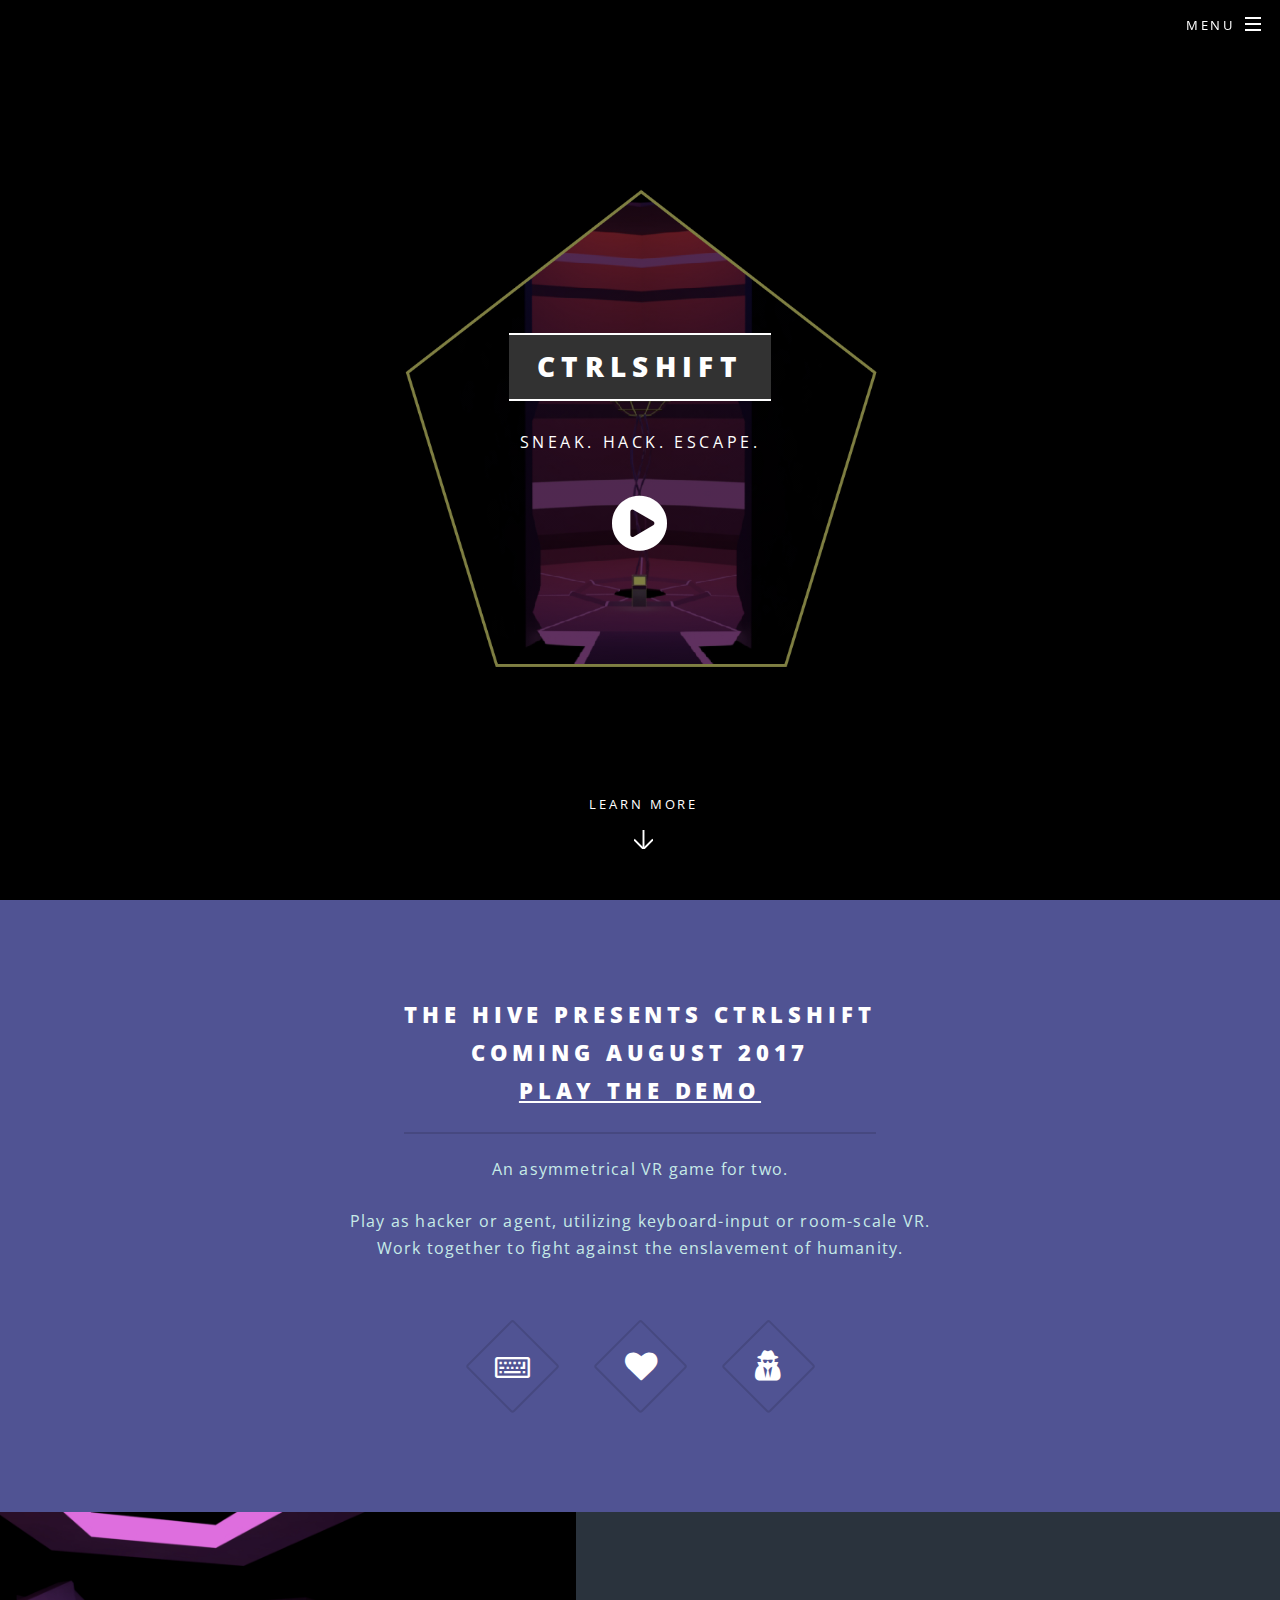
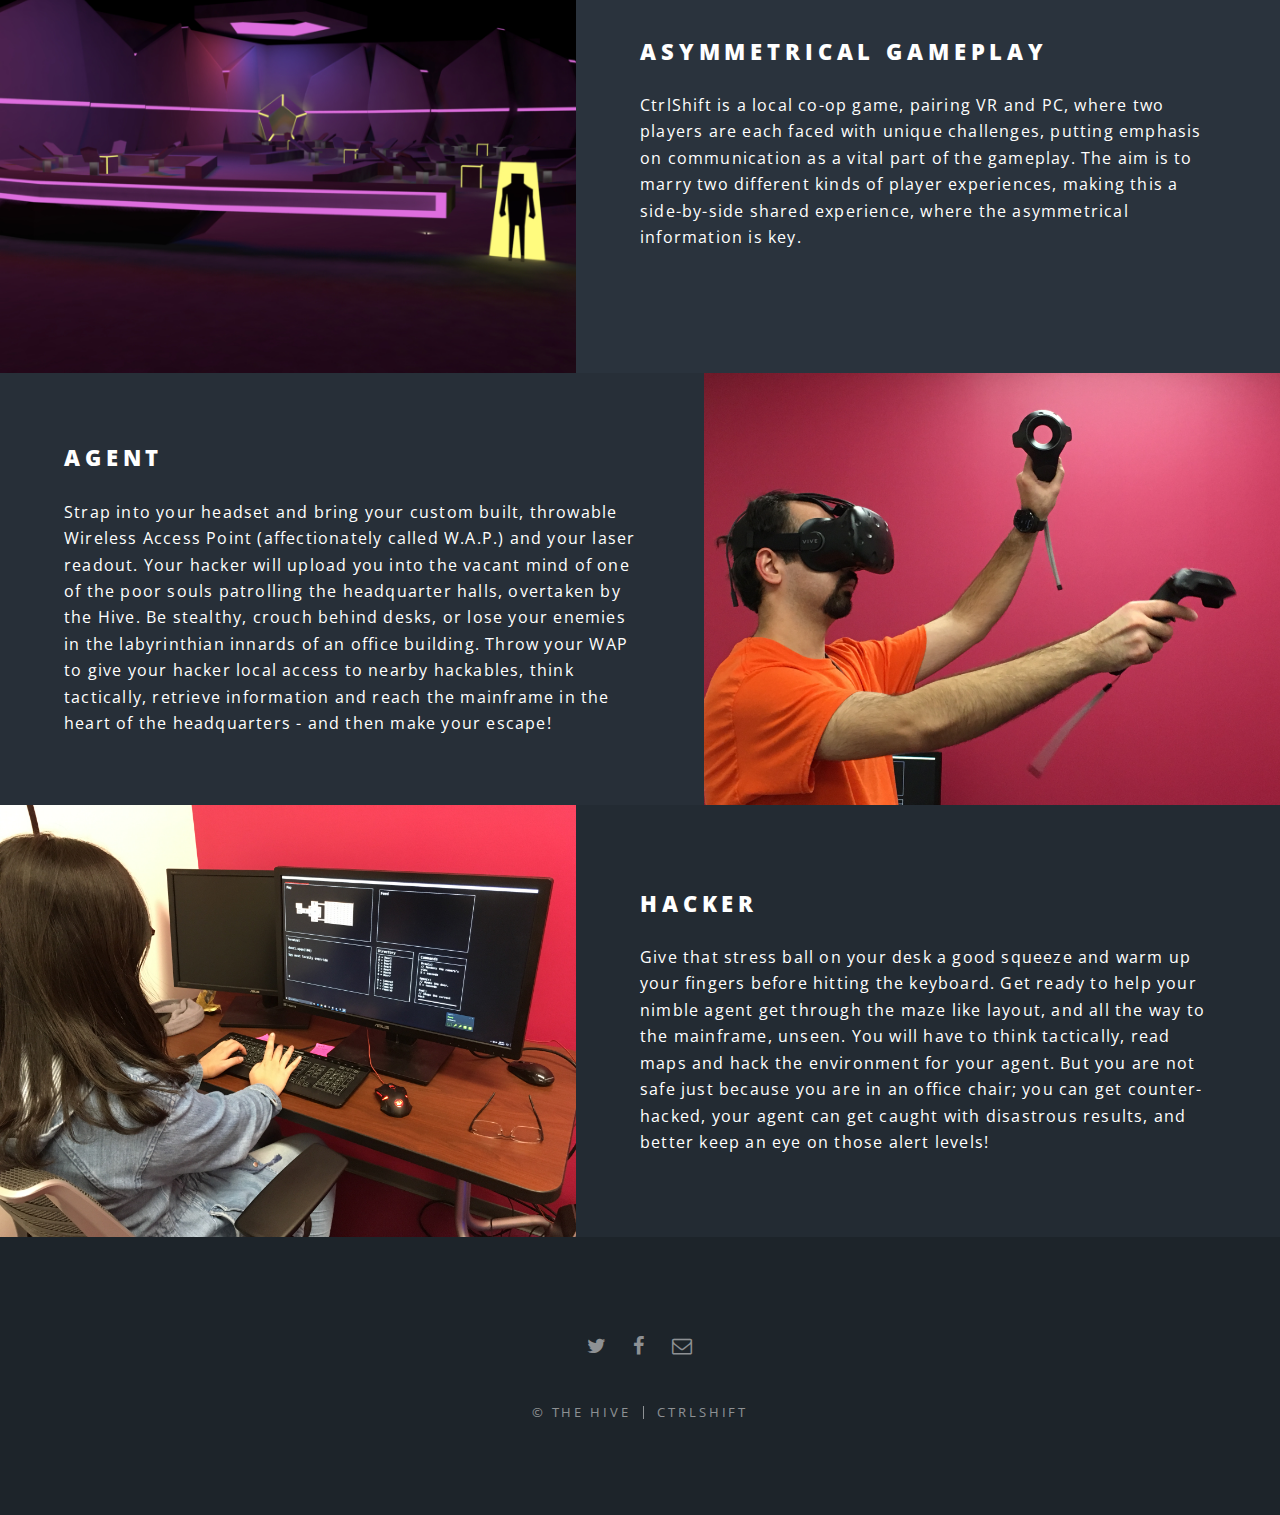
<file: index.html>
﻿<!DOCTYPE HTML>
<!--
	Spectral by HTML5 UP
	html5up.net | @ajlkn
	Free for personal and commercial use under the CCA 3.0 license (html5up.net/license)
-->
<html>
	<head>
	<link rel="shortcut icon" href="images/hive_icon.ico" type="image/x-icon">
	<script>
  (function(i,s,o,g,r,a,m){i['GoogleAnalyticsObject']=r;i[r]=i[r]||function(){
  (i[r].q=i[r].q||[]).push(arguments)},i[r].l=1*new Date();a=s.createElement(o),
  m=s.getElementsByTagName(o)[0];a.async=1;a.src=g;m.parentNode.insertBefore(a,m)
  })(window,document,'script','https://www.google-analytics.com/analytics.js','ga');

  ga('create', 'UA-99323386-1', 'auto');
  ga('send', 'pageview');

</script>
		<title>CtrlShift</title>
		<meta charset="utf-8" />
		<meta name="viewport" content="width=device-width, initial-scale=1" />
		<!--[if lte IE 8]><script src="assets/js/ie/html5shiv.js"></script><![endif]-->
	<!-- Styling -->
	<link rel="stylesheet" href="assets/Libs/Css/jquery.fancybox-thumbs.css">
	<link rel="stylesheet" href="assets/Libs/Css/jquery.fancybox-buttons.css">
	<link rel="stylesheet" href="assets/Libs/Css/jquery.fancybox.css">
	
	<!-- Scripts -->
	<script src="assets/Libs/Js/jquery-1.11.3.min.js"></script>
	<script src="assets/Libs/Js/jquery.fancybox.js"></script>
	<script src="assets/Libs/Js/jquery.fancybox.pack.js"></script>
	<script src="assets/Libs/Js/jquery.fancybox-thumbs.js"></script>
	<script src="assets/Libs/Js/jquery.fancybox-media.js"></script>
	<script src="assets/Libs/Js/jquery.fancybox-buttons.js"></script>
	
		<link rel="stylesheet" href="assets/css/main.css" />
		<!--[if lte IE 8]><link rel="stylesheet" href="assets/css/ie8.css" /><![endif]-->
		<!--[if lte IE 9]><link rel="stylesheet" href="assets/css/ie9.css" /><![endif]-->
	</head>
	<body class="landing">

		<!-- Page Wrapper -->
			<div id="page-wrapper">

                
				<!-- Header -->
    
					<header id="header" class="alt">
						<h1><a href="index.html">CtrlShift</a></h1>
						<nav id="nav">
							<ul>
								<li class="special">
									<a href="#menu" class="menuToggle"><span>Menu</span></a>
									<div id="menu">
										<ul>
											<li><a href="index.html">Home</a></li>
											<li><a href="blog.html">Blog</a></li>
											<li><a href="about.html">About Us</a></li>
										</ul>
									</div>
								</li>
							</ul>
						</nav>
					</header>

				<!-- Banner -->
					
					<section id="banner">
						<div class="inner">
							<h2>CtrlShift</h2>
							<p>Sneak. Hack. Escape.<br/></p>
							<!-- Trailer Lightbox -->
								<section class="work" style="text-align: center; margin: auto;">
								  <figure class="Trailer">
									<a class = "fancybox" rel="group" data-fancybox-type="iframe" href="https://www.youtube.com/embed/UifD7NRDrqQ?autoplay=1" title="">
									 <div> <i class="fa fa-play-circle fa-4x" aria-hidden="true"></i> </div>
                                    
                                        <!--<img src="http://static1.squarespace.com/static/55320e64e4b09e3f06137288/5532592ee4b0c242a8086e96/55482efde4b08ecb66506b92/1447825080369/" style="outline: #000000 solid 2px;" alt="" />-->
									 
									  <dl>
									  <!-- Caption -->
										<dt style="font-size:100%"></dt>
									  </dl>
									</a>
						
								</section>
							<!--<ul class="actions">-->
								
                                
                                <!--<li><a href="#" class="button special">Activate</a></li> 
						</ul> -->
						</div>
						<a href="#one" class="more scrolly">Learn More</a>
					</section>

				<!-- One -->
					<section id="one" class="wrapper style1 special">
						<div class="inner">
							<header class="major">
								<h2>The Hive presents CtrlShift<br>
								Coming August 2017 <br><a href="https://the-hive.itch.io/ctrlshift-demo" title="" style="text-decoration: underline;">PLAY THE DEMO
									</a>	</h2>
								<p>An asymmetrical VR game for two. </br></br> Play as hacker or agent, utilizing keyboard-input or room-scale VR.</br>
                                    Work together to fight against the enslavement of humanity.</p>
							</header>
							<ul class="icons major">
								<li><span class="icon fa-keyboard-o major style1"><span class="label">Lorem</span></span></li>
								<li><span class="icon fa-heart major style2"><span class="label">Ipsum</span></span></li>
								<li><span class="icon fa-user-secret major style3"><span class="label">Dolor</span></span></li>
							</ul>
						</div>
					</section>

				<!-- Two -->
					<section id="two" class="wrapper alt style2">
						<section class="spotlight">
							<div class="image"><img src="images/pic01.jpg" alt="" /></div><div class="content">
								<h2>Asymmetrical gameplay<br />
								</h2>
								<p>
                                    CtrlShift is a local co-op game, pairing VR and PC, where two players are each faced with unique challenges, 
                                    putting emphasis on communication as a vital part of the gameplay. The aim is to marry  
                                    two different kinds of player experiences, making this a side-by-side shared experience, where the asymmetrical information is key.
                                </p>
							</div>
						</section>
						<section class="spotlight">
							<div class="image"><img src="images/pic2.jpg" alt="" /></div><div class="content">
								<h2>Agent<br />
								</h2>
								<p>Strap into your headset and bring your custom built, throwable Wireless Access Point (affectionately called W.A.P.) and your laser readout.
                                     Your hacker will upload you into the vacant mind of one of the poor souls patrolling the headquarter halls, overtaken by the 
                                    Hive. Be stealthy, crouch behind desks, or lose your enemies in the labyrinthian innards of an office building. 
                                    Throw your WAP to give your hacker local access to nearby hackables, think tactically, retrieve information and reach the mainframe in the heart of the headquarters - and then make your escape!
</p>
							</div>
						</section>
						<section class="spotlight">
							<div class="image"><img src="images/pic3.jpg" alt="" /></div><div class="content">
								<h2>Hacker<br />
								</h2>
								<p>Give that stress ball on your desk a good squeeze and warm up your fingers before hitting the keyboard. Get ready to help your nimble agent 
                                    get through the maze like layout, and all the way to the mainframe, unseen. You will have to think tactically, read maps and hack the 
                                    environment for your agent. But you are not safe just because you are in an office chair; you can get counter-hacked, your agent can get 
                                    caught with disastrous results, and better keep an eye on those alert levels! </p>
							</div>
						</section>
					</section>

				<!-- Three -->
				<!--	<section id="three" class="wrapper style3 special">
						<div class="inner">
							<header class="major">
								<h2>Accumsan mus tortor nunc aliquet</h2>
								<p>Aliquam ut ex ut augue consectetur interdum. Donec amet imperdiet eleifend<br />
								fringilla tincidunt. Nullam dui leo Aenean mi ligula, rhoncus ullamcorper.</p>
							</header>
							<ul class="features">
								<li class="icon fa-paper-plane-o">
									<h3>Arcu accumsan</h3>
									<p>Augue consectetur sed interdum imperdiet et ipsum. Mauris lorem tincidunt nullam amet leo Aenean ligula consequat consequat.</p>
								</li>
								<li class="icon fa-laptop">
									<h3>Ac Augue Eget</h3>
									<p>Augue consectetur sed interdum imperdiet et ipsum. Mauris lorem tincidunt nullam amet leo Aenean ligula consequat consequat.</p>
								</li>
								<li class="icon fa-code">
									<h3>Mus Scelerisque</h3>
									<p>Augue consectetur sed interdum imperdiet et ipsum. Mauris lorem tincidunt nullam amet leo Aenean ligula consequat consequat.</p>
								</li>
								<li class="icon fa-headphones">
									<h3>Mauris Imperdiet</h3>
									<p>Augue consectetur sed interdum imperdiet et ipsum. Mauris lorem tincidunt nullam amet leo Aenean ligula consequat consequat.</p>
								</li>
								<li class="icon fa-heart-o">
									<h3>Aenean Primis</h3>
									<p>Augue consectetur sed interdum imperdiet et ipsum. Mauris lorem tincidunt nullam amet leo Aenean ligula consequat consequat.</p>
								</li>
								<li class="icon fa-flag-o">
									<h3>Tortor Ut</h3>
									<p>Augue consectetur sed interdum imperdiet et ipsum. Mauris lorem tincidunt nullam amet leo Aenean ligula consequat consequat.</p>
								</li>
							</ul>
						</div>
					</section> -->

				<!-- CTA -->
				<!--	<section id="cta" class="wrapper style4">
						<div class="inner">
							<header>
								<h2>Arcue ut vel commodo</h2>
								<p>Aliquam ut ex ut augue consectetur interdum endrerit imperdiet amet eleifend fringilla.</p>
							</header>
							<ul class="actions vertical">
								<li><a href="#" class="button fit special">Activate</a></li>
								<li><a href="#" class="button fit">Learn More</a></li>
							</ul>
						</div>
					</section> -->

				<!-- Footer -->
					<footer id="footer">
						<ul class="icons">
							<li><a href="http://twitter.com/CtrlShiftVR" class="icon fa-twitter"><span class="label">Twitter</span></a></li>
							<li><a href="http://www.facebook.com/CtrlShiftVR/" class="icon fa-facebook"><span class="label">Facebook</span></a></li>
							<!-- <li><a href="#" class="icon fa-instagram"><span class="label">Instagram</span></a></li> -->
							<!-- <li><a href="#" class="icon fa-dribbble"><span class="label">Dribbble</span></a></li> -->
							<li><a href="mailto:ctrlshiftgame@gmail.com" class="icon fa-envelope-o"><span class="label">Email</span></a></li>
						</ul>
						<ul class="copyright">
							<li>&copy; The Hive</li><li>CtrlShift</li>
						</ul>
					</footer>

			</div>

		<!-- Scripts -->
			<!--<script src="assets/js/jquery.min.js"></script>-->
			<script src="assets/js/jquery.scrollex.min.js"></script>
			<script src="assets/js/jquery.scrolly.min.js"></script>
			<script src="assets/js/skel.min.js"></script>
			<script src="assets/js/util.js"></script>
			<!--[if lte IE 8]><script src="assets/js/ie/respond.min.js"></script><![endif]-->
			<script src="assets/js/main.js"></script>
			  <!-- Inline javascript -->
	 <!-- Inline javascript -->
  <script type='text/javascript'>
	// Detect if there's web gl, alert the user if they don't have it

	// Fancybox functions
	
    $(document).ready(function()
	{
        $(".fancybox").fancybox({
            helpers: {
                overlay: {
                    locked: false
                }
            }

        });
	});

	// Setup fancybox lightboxes when the window loads
	$(window).load(function()
	{
	// jQuery
	  function scaleDown()
	  {
		$('.work > figure').removeClass('current').addClass('not-current');
		$('nav > ul > li').removeClass('current-li');
	  }
	  
	  function show(category)
	  {
		scaleDown();
		$('#' + category).addClass('current-li');
		$('.' + category).removeClass('not-current');
		$('.' + category).addClass('current');
	
		if (category == "all")
		{
		  $('nav > ul > li').removeClass('current-li');
		  $('#all').addClass('current-li');
		  $('.work > figure').removeClass('current, not-current');
		}
	  }
	  
	  $(document).ready(function()
	  {
		$('#all').addClass('current-li');
	
		//$("nav > ul > li").click(function()
		//{
		//	show(this.id);
		//}); 
	  });
	}); 
  </script>

	</body>
</html>
</file>
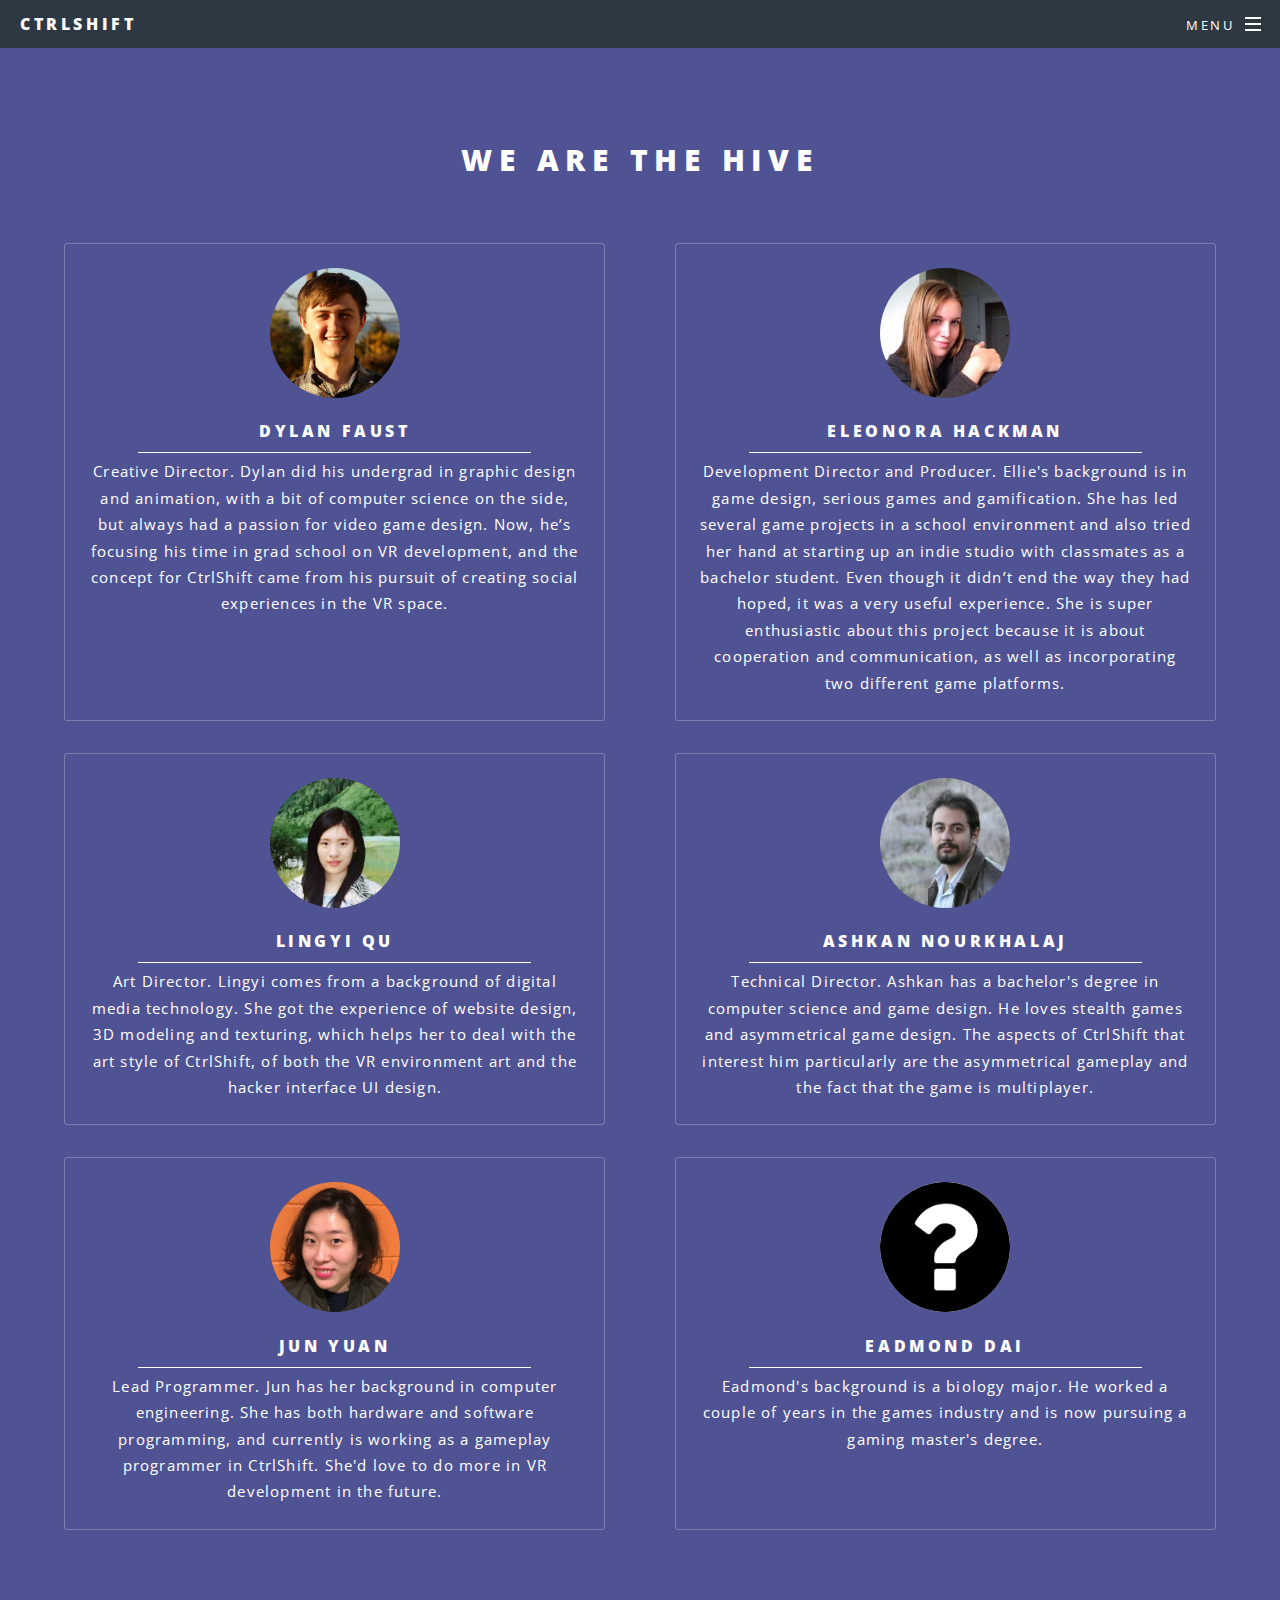
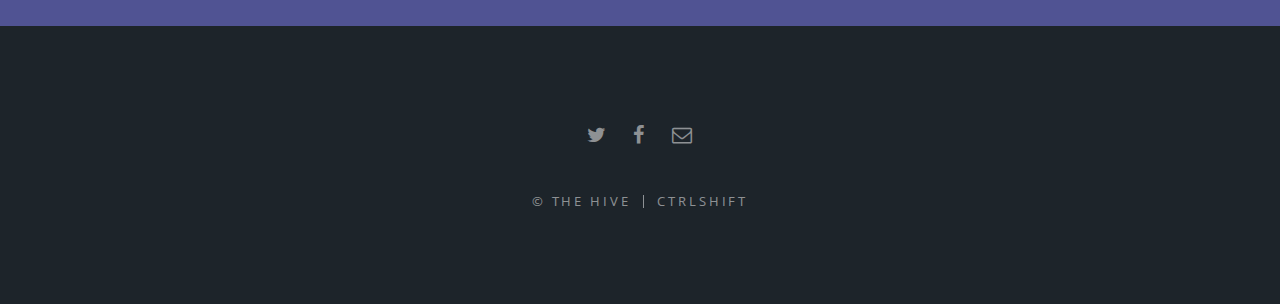
<file: about.html>
<!DOCTYPE HTML>
<!--
	Spectral by HTML5 UP
	html5up.net | @ajlkn
	Free for personal and commercial use under the CCA 3.0 license (html5up.net/license)
-->
<html>
	<head>
	<link rel="shortcut icon" href="images/hive_icon.ico" type="image/x-icon">
		<title>About Us</title>
		<meta charset="utf-8" />
		<meta name="viewport" content="width=device-width, initial-scale=1" />
		<!--[if lte IE 8]><script src="assets/js/ie/html5shiv.js"></script><![endif]-->
		<link rel="stylesheet" href="assets/css/main.css" />
		<!--[if lte IE 8]><link rel="stylesheet" href="assets/css/ie8.css" /><![endif]-->
		<!--[if lte IE 9]><link rel="stylesheet" href="assets/css/ie9.css" /><![endif]-->
	</head>
	<body>

		<!-- Page Wrapper -->
			<div id="page-wrapper">

				<!-- Header -->
					<header id="header">
						<h1><a href="index.html">CtrlShift</a></h1>
						<nav id="nav">
							<ul>
								<li class="special">
									<a href="#menu" class="menuToggle"><span>Menu</span></a>
									<div id="menu">
										<ul>
											<li><a href="index.html">Home</a></li>
											<li><a href="blog.html">Blog</a></li>
											<li><a href="about.html">About Us</a></li>
										</ul>
									</div>
								</li>
							</ul>
						</nav>
					</header>

				<!-- Main -->
					<article id="main">
						
					<section id="one" class="wrapper style1 special">
							<div class="inner">
									

									
				<div class="inner">
					<header class>
						<h3 style="color:white; font-size:30px; margin-top: -10px;">We Are The Hive</h3><br>
					</header>
					

<div class="flex flex-2">
					<!-- DYLAN -->
						<div class="box person">
							<div class="image round">
								<img src="images/dylan.jpg" alt="Person 1" />
							</div>
							<h1 style = line-height:20px;>Dylan Faust</h1>
							<hr noshade size = "1" style = "margin: auto; color: white; background-color: white; height: 1px; width: 80%; border: none; margin-top: -5px; margin-bottom: 5px;">
							<p class = "TeamDesc">Creative Director. Dylan did his undergrad in graphic design and animation, with a bit of computer science on the side, but always had a passion for video game design. Now, he’s focusing his time in grad school on VR development, and the concept for CtrlShift came from his pursuit of creating social experiences in the VR space.</p>
						</div>

					<!-- ELLIE -->
						<div class="box person">
							<div class="image round">
								<img src="images/ellie.jpg" alt="Person 1" />
							</div>
							<h1 style = line-height:20px;>Eleonora Hackman</h1>
							<hr noshade size = "1" style = "margin: auto; color: white; background-color: white; height: 1px; width: 80%; border: none; margin-top: -5px; margin-bottom: 5px;">
							<p class = "TeamDesc">Development Director and Producer. Ellie's background is in game design, serious games and gamification. She has led several game projects in a school environment and also tried her hand at starting up an indie studio with classmates as a bachelor student. Even though it didn’t end the way they had hoped, it was a very useful experience. She is super enthusiastic about this project because it is about cooperation and communication, as well as incorporating two different game platforms.</p>
						</div>
					</div>
					
					<!-- LINGYI -->
					<div class="flex flex-2">
						<div class="box person">
							<div class="image round">
								<img src="images/lingyi.jpg" alt="Person 1" />
							</div>
							<h1 style = line-height:20px;>Lingyi Qu</h1>
							<hr noshade size = "1" style = "margin: auto; color: white; background-color: white; height: 1px; width: 80%; border: none; margin-top: -5px; margin-bottom: 5px;">
							<p class = "TeamDesc">Art Director. Lingyi comes from a background of digital media technology. She got the experience of website design, 3D modeling and texturing, which helps her to deal with the art style of CtrlShift, of both the VR environment art and the hacker interface UI design.</p>
						</div>
						
						<!-- ASHKAN -->
						<div class="box person">
							<div class="image round">
								<img src="images/ashkan.jpg" alt="Person 1" />
							</div>
							<h1 style = line-height:20px;>Ashkan Nourkhalaj</h1>
							<hr noshade size = "1" style = "margin: auto; color: white; background-color: white; height: 1px; width: 80%; border: none; margin-top: -5px; margin-bottom: 5px;">
							<p class = "TeamDesc">Technical Director. Ashkan has a bachelor's degree in computer science and game design. He loves stealth games and asymmetrical game design. The aspects of CtrlShift that interest him particularly are the asymmetrical gameplay and the fact that the game is multiplayer.</p>
						</div>
					</div>
					<div class="flex flex-2">
 						<!-- Jun -->
						<div class="box person">
							<div class="image round">
								<img src="images/jun.jpg" alt="Person 1" />
							</div>
							<h1 style = line-height:20px;>Jun Yuan</h1>
							<hr noshade size = "1" style = "margin: auto; color: white; background-color: white; height: 1px; width: 80%; border: none; margin-top: -5px; margin-bottom: 5px;">
							<p class = "TeamDesc">Lead Programmer. Jun has her background in computer engineering. She has both hardware and software programming, and currently is working as a gameplay programmer in CtrlShift. She'd love to do more in VR development in the future.</p>
						</div>
						<!-- EADMOND -->
						<div class="box person">
							<div class="image round">
								<img src="images/question.jpg" alt="Person 1" />
							</div>
							<h1 style = line-height:20px;>Eadmond Dai</h1>
							<hr noshade size = "1" style = "margin: auto; color: white; background-color: white; height: 1px; width: 80%; border: none; margin-top: -5px; margin-bottom: 5px;">
							<p class = "TeamDesc">Eadmond's background is a biology major. He worked a couple of years in the games industry and is now pursuing a gaming master's degree.</p>
						</div>

					</div>

					</div>
					</div>
				</div>

			</div>
</section>
					</article>
				<!-- Footer -->
					<footer id="footer">
						<ul class="icons">
							<li><a href="http://twitter.com/CtrlShiftVR" class="icon fa-twitter"><span class="label">Twitter</span></a></li>
							<li><a href="http://www.facebook.com/CtrlShiftVR/" class="icon fa-facebook"><span class="label">Facebook</span></a></li>
							<!-- <li><a href="#" class="icon fa-instagram"><span class="label">Instagram</span></a></li> -->
							<!-- <li><a href="#" class="icon fa-dribbble"><span class="label">Dribbble</span></a></li> -->
							<li><a href="mailto:ctrlshiftgame@gmail.com" class="icon fa-envelope-o"><span class="label">Email</span></a></li>
						</ul>
						<ul class="copyright">
							<li>&copy; The Hive</li><li>CtrlShift</li>
						</ul>
					</footer>
					
					</div>

		<!-- Scripts -->
			<script src="assets/js/jquery.min.js"></script>
			<script src="assets/js/jquery.scrollex.min.js"></script>
			<script src="assets/js/jquery.scrolly.min.js"></script>
			<script src="assets/js/skel.min.js"></script>
			<script src="assets/js/util.js"></script>
			<!--[if lte IE 8]><script src="assets/js/ie/respond.min.js"></script><![endif]-->
			<script src="assets/js/main.js"></script>

	</body>
</html>
</file>
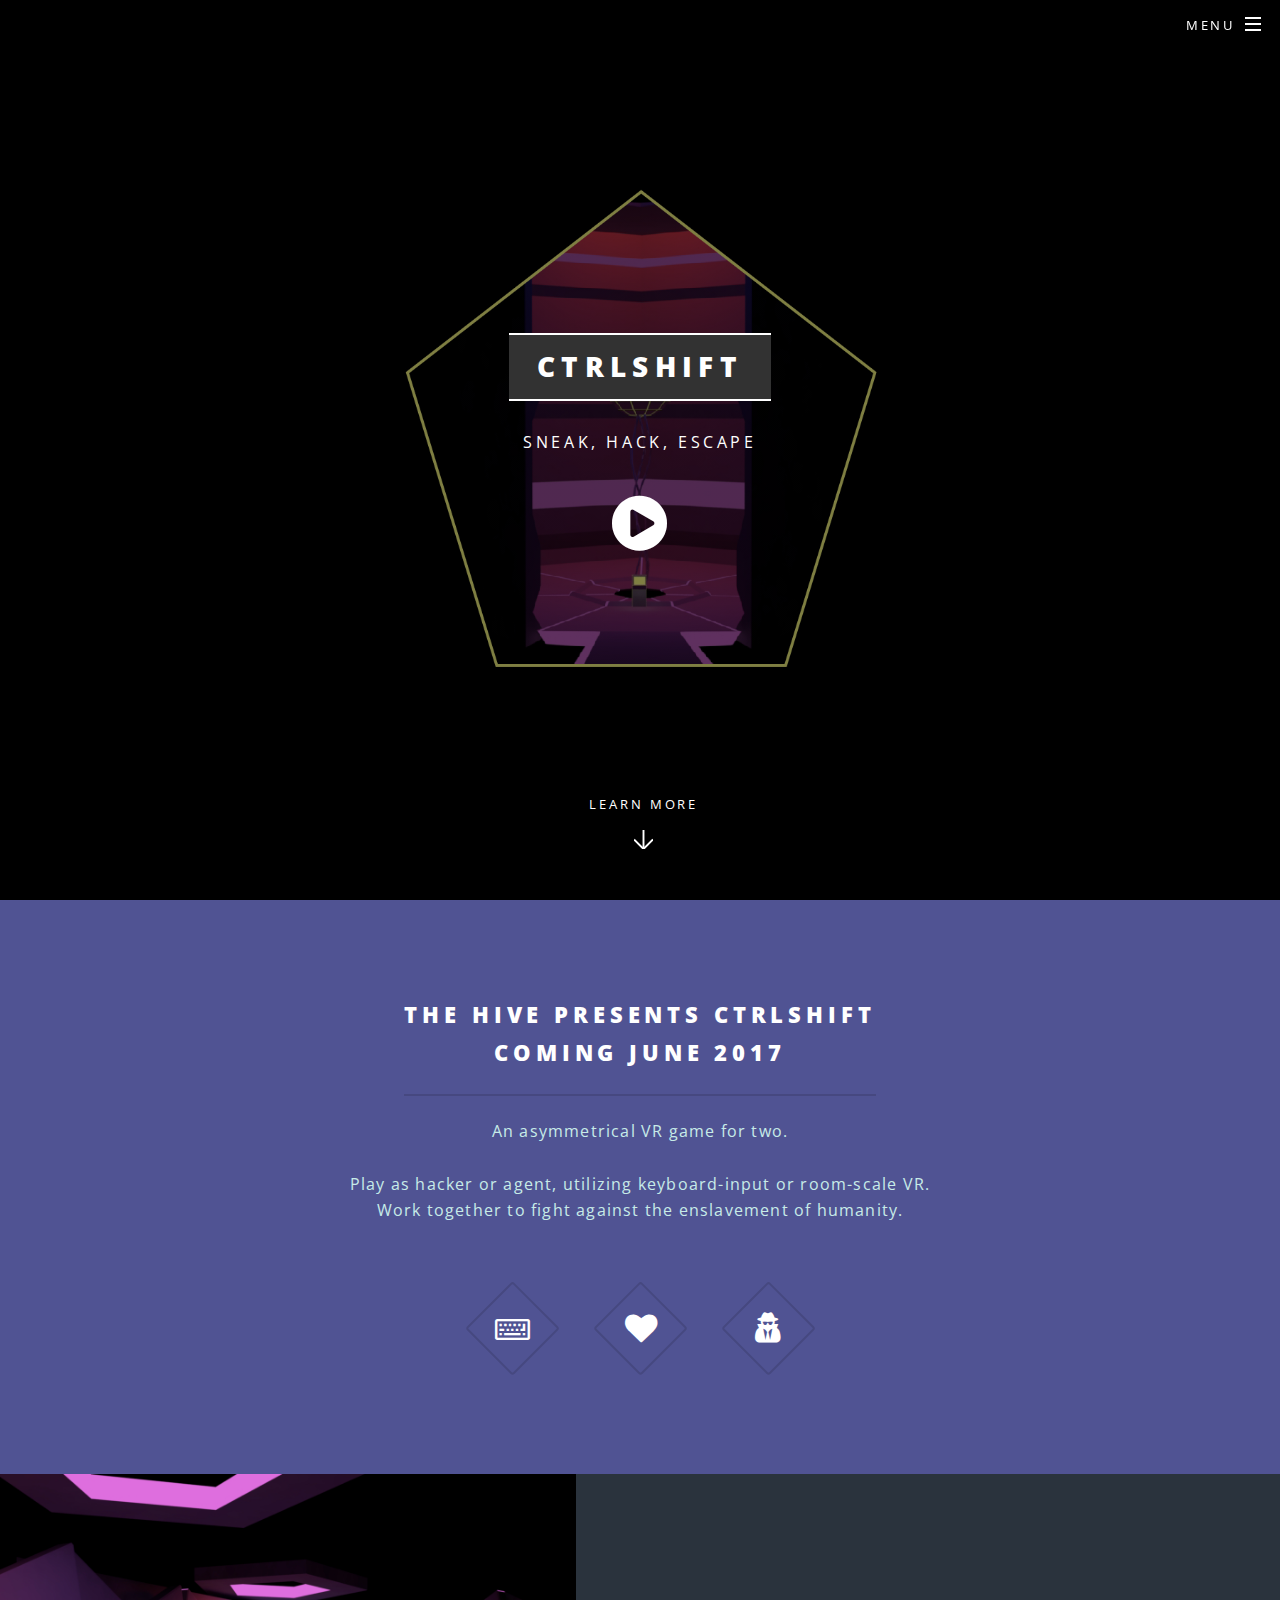
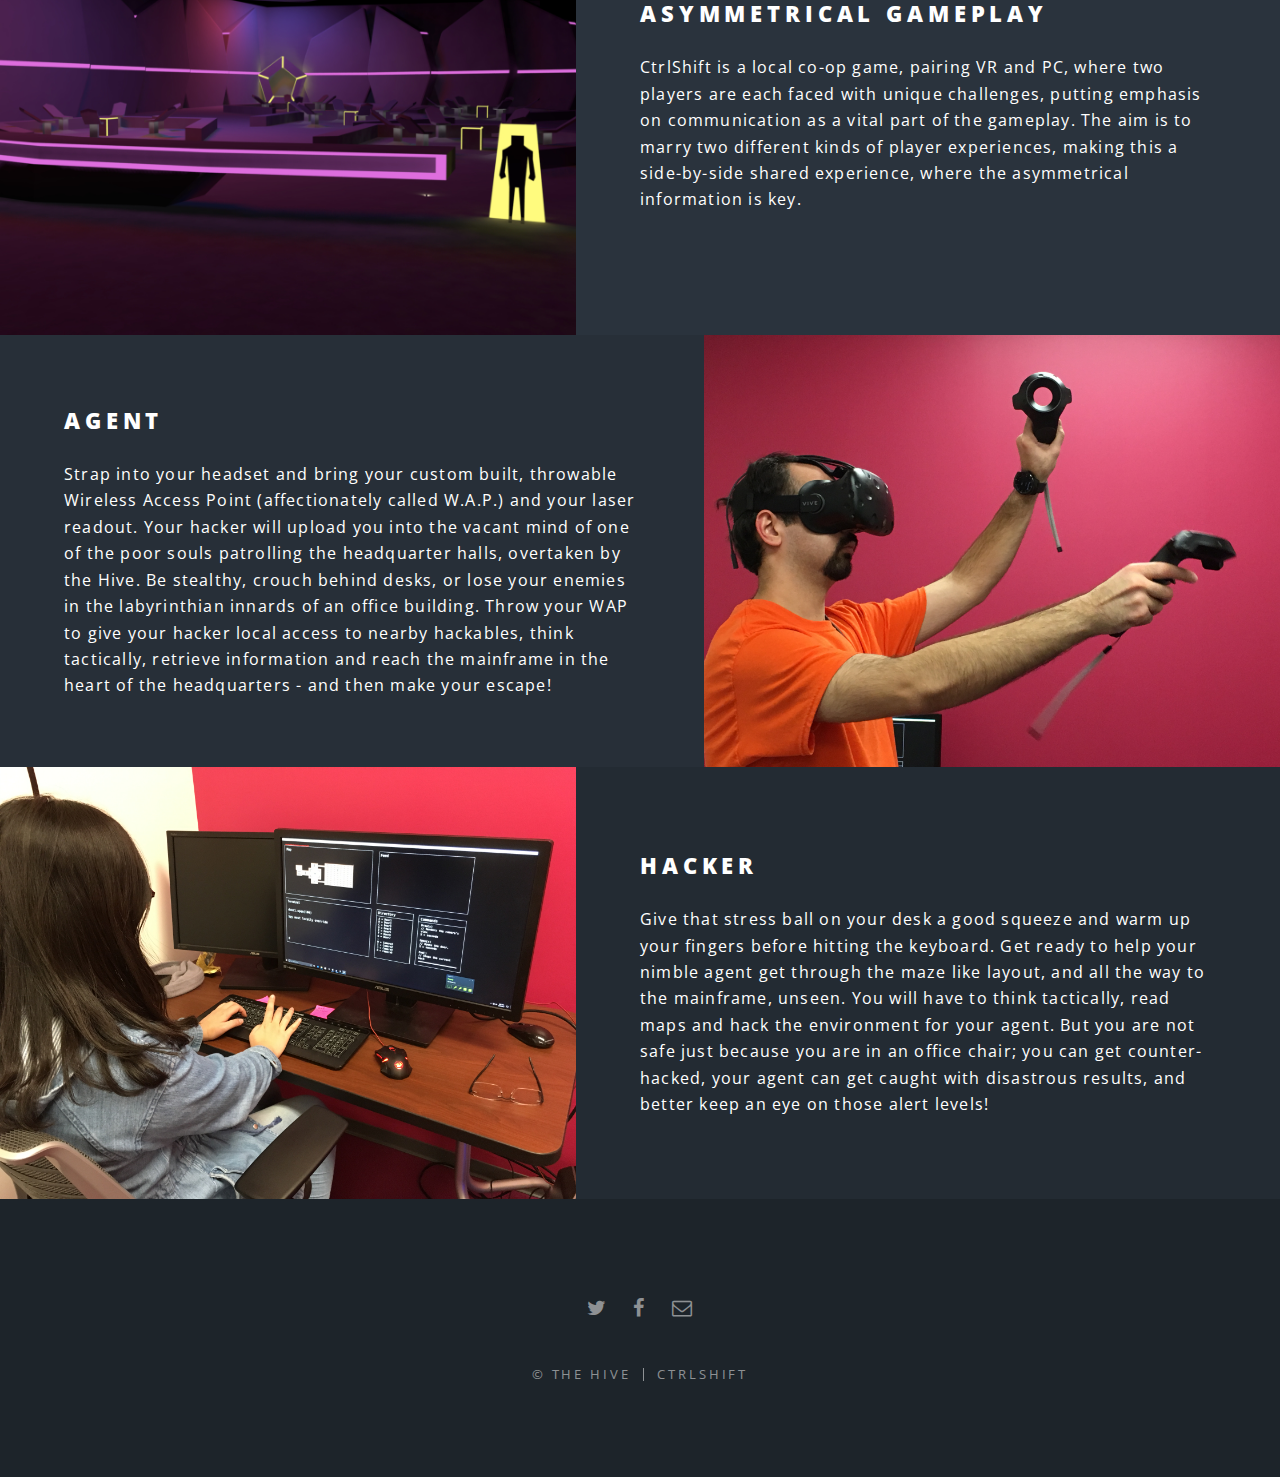
<file: demo.html>
﻿<!DOCTYPE HTML>
<!--
	Spectral by HTML5 UP
	html5up.net | @ajlkn
	Free for personal and commercial use under the CCA 3.0 license (html5up.net/license)
-->
<html>
	<head>
		<title>CtrlShift</title>
		<meta charset="utf-8" />
		<meta name="viewport" content="width=device-width, initial-scale=1" />
		<!--[if lte IE 8]><script src="assets/js/ie/html5shiv.js"></script><![endif]-->
	<!-- Styling -->
	<link rel="stylesheet" href="assets/Libs/Css/jquery.fancybox-thumbs.css">
	<link rel="stylesheet" href="assets/Libs/Css/jquery.fancybox-buttons.css">
	<link rel="stylesheet" href="assets/Libs/Css/jquery.fancybox.css">
	
	<!-- Scripts -->
	<script src="assets/Libs/Js/jquery-1.11.3.min.js"></script>
	<script src="assets/Libs/Js/jquery.fancybox.js"></script>
	<script src="assets/Libs/Js/jquery.fancybox.pack.js"></script>
	<script src="assets/Libs/Js/jquery.fancybox-thumbs.js"></script>
	<script src="assets/Libs/Js/jquery.fancybox-media.js"></script>
	<script src="assets/Libs/Js/jquery.fancybox-buttons.js"></script>
	
		<link rel="stylesheet" href="assets/css/main.css" />
		<!--[if lte IE 8]><link rel="stylesheet" href="assets/css/ie8.css" /><![endif]-->
		<!--[if lte IE 9]><link rel="stylesheet" href="assets/css/ie9.css" /><![endif]-->
	</head>
	<body class="landing">

		<!-- Page Wrapper -->
			<div id="page-wrapper">

                
				<!-- Header -->
    
					<header id="header" class="alt">
						<h1><a href="index.html">CtrlShift</a></h1>
						<nav id="nav">
							<ul>
								<li class="special">
									<a href="#menu" class="menuToggle"><span>Menu</span></a>
									<div id="menu">
										<ul>
											<li><a href="index.html">Home</a></li>
											<li><a href="blog.html">Blog</a></li>
											<li><a href="about.html">About Us</a></li>
										</ul>
									</div>
								</li>
							</ul>
						</nav>
					</header>

				<!-- Banner -->
					
					<section id="banner">
						<div class="inner">
							<h2>CtrlShift</h2>
							<p>Sneak, Hack, Escape<br/></p>
							<!-- Trailer Lightbox -->
								<section class="work" style="text-align: center; margin: auto;">
								  
								  <figure class="Trailer">
									<a class = "fancybox" rel="group" data-fancybox-type="iframe" href="https://www.youtube.com/embed/e-mch-GfM7s?autoplay=1" title="">
									  <i class="fa fa-play-circle fa-4x" aria-hidden="true"></i>
                                        <!--<img src="http://static1.squarespace.com/static/55320e64e4b09e3f06137288/5532592ee4b0c242a8086e96/55482efde4b08ecb66506b92/1447825080369/" style="outline: #000000 solid 2px;" alt="" />-->
									  <dl>
									  <!-- Caption -->
										<dt style="font-size:100%"></dt>
									  </dl>
									</a>	
								  </figure>
						
								</section>
							<!--<ul class="actions">-->
								
                                
                                <!--<li><a href="#" class="button special">Activate</a></li> -->
							</ul>
						</div>
						<a href="#one" class="more scrolly">Learn More</a>
					</section>

				<!-- One -->
					<section id="one" class="wrapper style1 special">
						<div class="inner">
							<header class="major">
								<h2>The Hive presents CtrlShift<br>
								Coming June 2017</h2>
								<p>An asymmetrical VR game for two. </br></br> Play as hacker or agent, utilizing keyboard-input or room-scale VR.</br>
                                    Work together to fight against the enslavement of humanity.</p>
							</header>
							<ul class="icons major">
								<li><span class="icon fa-keyboard-o major style1"><span class="label">Lorem</span></span></li>
								<li><span class="icon fa-heart major style2"><span class="label">Ipsum</span></span></li>
								<li><span class="icon fa-user-secret major style3"><span class="label">Dolor</span></span></li>
							</ul>
						</div>
					</section>

				<!-- Two -->
					<section id="two" class="wrapper alt style2">
						<section class="spotlight">
							<div class="image"><img src="images/pic01.jpg" alt="" /></div><div class="content">
								<h2>Asymmetrical gameplay<br />
								</h2>
								<p>
                                    CtrlShift is a local co-op game, pairing VR and PC, where two players are each faced with unique challenges, 
                                    putting emphasis on communication as a vital part of the gameplay. The aim is to marry  
                                    two different kinds of player experiences, making this a side-by-side shared experience, where the asymmetrical information is key.
                                </p>
							</div>
						</section>
						<section class="spotlight">
							<div class="image"><img src="images/pic2.jpg" alt="" /></div><div class="content">
								<h2>Agent<br />
								</h2>
								<p>Strap into your headset and bring your custom built, throwable Wireless Access Point (affectionately called W.A.P.) and your laser readout.
                                     Your hacker will upload you into the vacant mind of one of the poor souls patrolling the headquarter halls, overtaken by the 
                                    Hive. Be stealthy, crouch behind desks, or lose your enemies in the labyrinthian innards of an office building. 
                                    Throw your WAP to give your hacker local access to nearby hackables, think tactically, retrieve information and reach the mainframe in the heart of the headquarters - and then make your escape!
</p>
							</div>
						</section>
						<section class="spotlight">
							<div class="image"><img src="images/pic3.jpg" alt="" /></div><div class="content">
								<h2>Hacker<br />
								</h2>
								<p>Give that stress ball on your desk a good squeeze and warm up your fingers before hitting the keyboard. Get ready to help your nimble agent 
                                    get through the maze like layout, and all the way to the mainframe, unseen. You will have to think tactically, read maps and hack the 
                                    environment for your agent. But you are not safe just because you are in an office chair; you can get counter-hacked, your agent can get 
                                    caught with disastrous results, and better keep an eye on those alert levels! </p>
							</div>
						</section>
					</section>

				<!-- Three -->
				<!--	<section id="three" class="wrapper style3 special">
						<div class="inner">
							<header class="major">
								<h2>Accumsan mus tortor nunc aliquet</h2>
								<p>Aliquam ut ex ut augue consectetur interdum. Donec amet imperdiet eleifend<br />
								fringilla tincidunt. Nullam dui leo Aenean mi ligula, rhoncus ullamcorper.</p>
							</header>
							<ul class="features">
								<li class="icon fa-paper-plane-o">
									<h3>Arcu accumsan</h3>
									<p>Augue consectetur sed interdum imperdiet et ipsum. Mauris lorem tincidunt nullam amet leo Aenean ligula consequat consequat.</p>
								</li>
								<li class="icon fa-laptop">
									<h3>Ac Augue Eget</h3>
									<p>Augue consectetur sed interdum imperdiet et ipsum. Mauris lorem tincidunt nullam amet leo Aenean ligula consequat consequat.</p>
								</li>
								<li class="icon fa-code">
									<h3>Mus Scelerisque</h3>
									<p>Augue consectetur sed interdum imperdiet et ipsum. Mauris lorem tincidunt nullam amet leo Aenean ligula consequat consequat.</p>
								</li>
								<li class="icon fa-headphones">
									<h3>Mauris Imperdiet</h3>
									<p>Augue consectetur sed interdum imperdiet et ipsum. Mauris lorem tincidunt nullam amet leo Aenean ligula consequat consequat.</p>
								</li>
								<li class="icon fa-heart-o">
									<h3>Aenean Primis</h3>
									<p>Augue consectetur sed interdum imperdiet et ipsum. Mauris lorem tincidunt nullam amet leo Aenean ligula consequat consequat.</p>
								</li>
								<li class="icon fa-flag-o">
									<h3>Tortor Ut</h3>
									<p>Augue consectetur sed interdum imperdiet et ipsum. Mauris lorem tincidunt nullam amet leo Aenean ligula consequat consequat.</p>
								</li>
							</ul>
						</div>
					</section> -->

				<!-- CTA -->
				<!--	<section id="cta" class="wrapper style4">
						<div class="inner">
							<header>
								<h2>Arcue ut vel commodo</h2>
								<p>Aliquam ut ex ut augue consectetur interdum endrerit imperdiet amet eleifend fringilla.</p>
							</header>
							<ul class="actions vertical">
								<li><a href="#" class="button fit special">Activate</a></li>
								<li><a href="#" class="button fit">Learn More</a></li>
							</ul>
						</div>
					</section> -->

				<!-- Footer -->
					<footer id="footer">
						<ul class="icons">
							<li><a href="http://twitter.com/CtrlShiftVR" class="icon fa-twitter"><span class="label">Twitter</span></a></li>
							<li><a href="http://www.facebook.com/CtrlShiftVR/" class="icon fa-facebook"><span class="label">Facebook</span></a></li>
							<!-- <li><a href="#" class="icon fa-instagram"><span class="label">Instagram</span></a></li> -->
							<!-- <li><a href="#" class="icon fa-dribbble"><span class="label">Dribbble</span></a></li> -->
							<li><a href="mailto:ctrlshiftgame@gmail.com" class="icon fa-envelope-o"><span class="label">Email</span></a></li>
						</ul>
						<ul class="copyright">
							<li>&copy; The Hive</li><li>CtrlShift</li>
						</ul>
					</footer>

			</div>

		<!-- Scripts -->
			<!--<script src="assets/js/jquery.min.js"></script>-->
			<script src="assets/js/jquery.scrollex.min.js"></script>
			<script src="assets/js/jquery.scrolly.min.js"></script>
			<script src="assets/js/skel.min.js"></script>
			<script src="assets/js/util.js"></script>
			<!--[if lte IE 8]><script src="assets/js/ie/respond.min.js"></script><![endif]-->
			<script src="assets/js/main.js"></script>
			  <!-- Inline javascript -->
	 <!-- Inline javascript -->
  <script type='text/javascript'>
	// Detect if there's web gl, alert the user if they don't have it

	// Fancybox functions
	
    $(document).ready(function()
	{
        $(".fancybox").fancybox({
            helpers: {
                overlay: {
                    locked: false
                }
            }

        });
	});

	// Setup fancybox lightboxes when the window loads
	$(window).load(function()
	{
	// jQuery
	  function scaleDown()
	  {
		$('.work > figure').removeClass('current').addClass('not-current');
		$('nav > ul > li').removeClass('current-li');
	  }
	  
	  function show(category)
	  {
		scaleDown();
		$('#' + category).addClass('current-li');
		$('.' + category).removeClass('not-current');
		$('.' + category).addClass('current');
	
		if (category == "all")
		{
		  $('nav > ul > li').removeClass('current-li');
		  $('#all').addClass('current-li');
		  $('.work > figure').removeClass('current, not-current');
		}
	  }
	  
	  $(document).ready(function()
	  {
		$('#all').addClass('current-li');
	
		//$("nav > ul > li").click(function()
		//{
		//	show(this.id);
		//}); 
	  });
	}); 
  </script>

	</body>
</html>
</file>
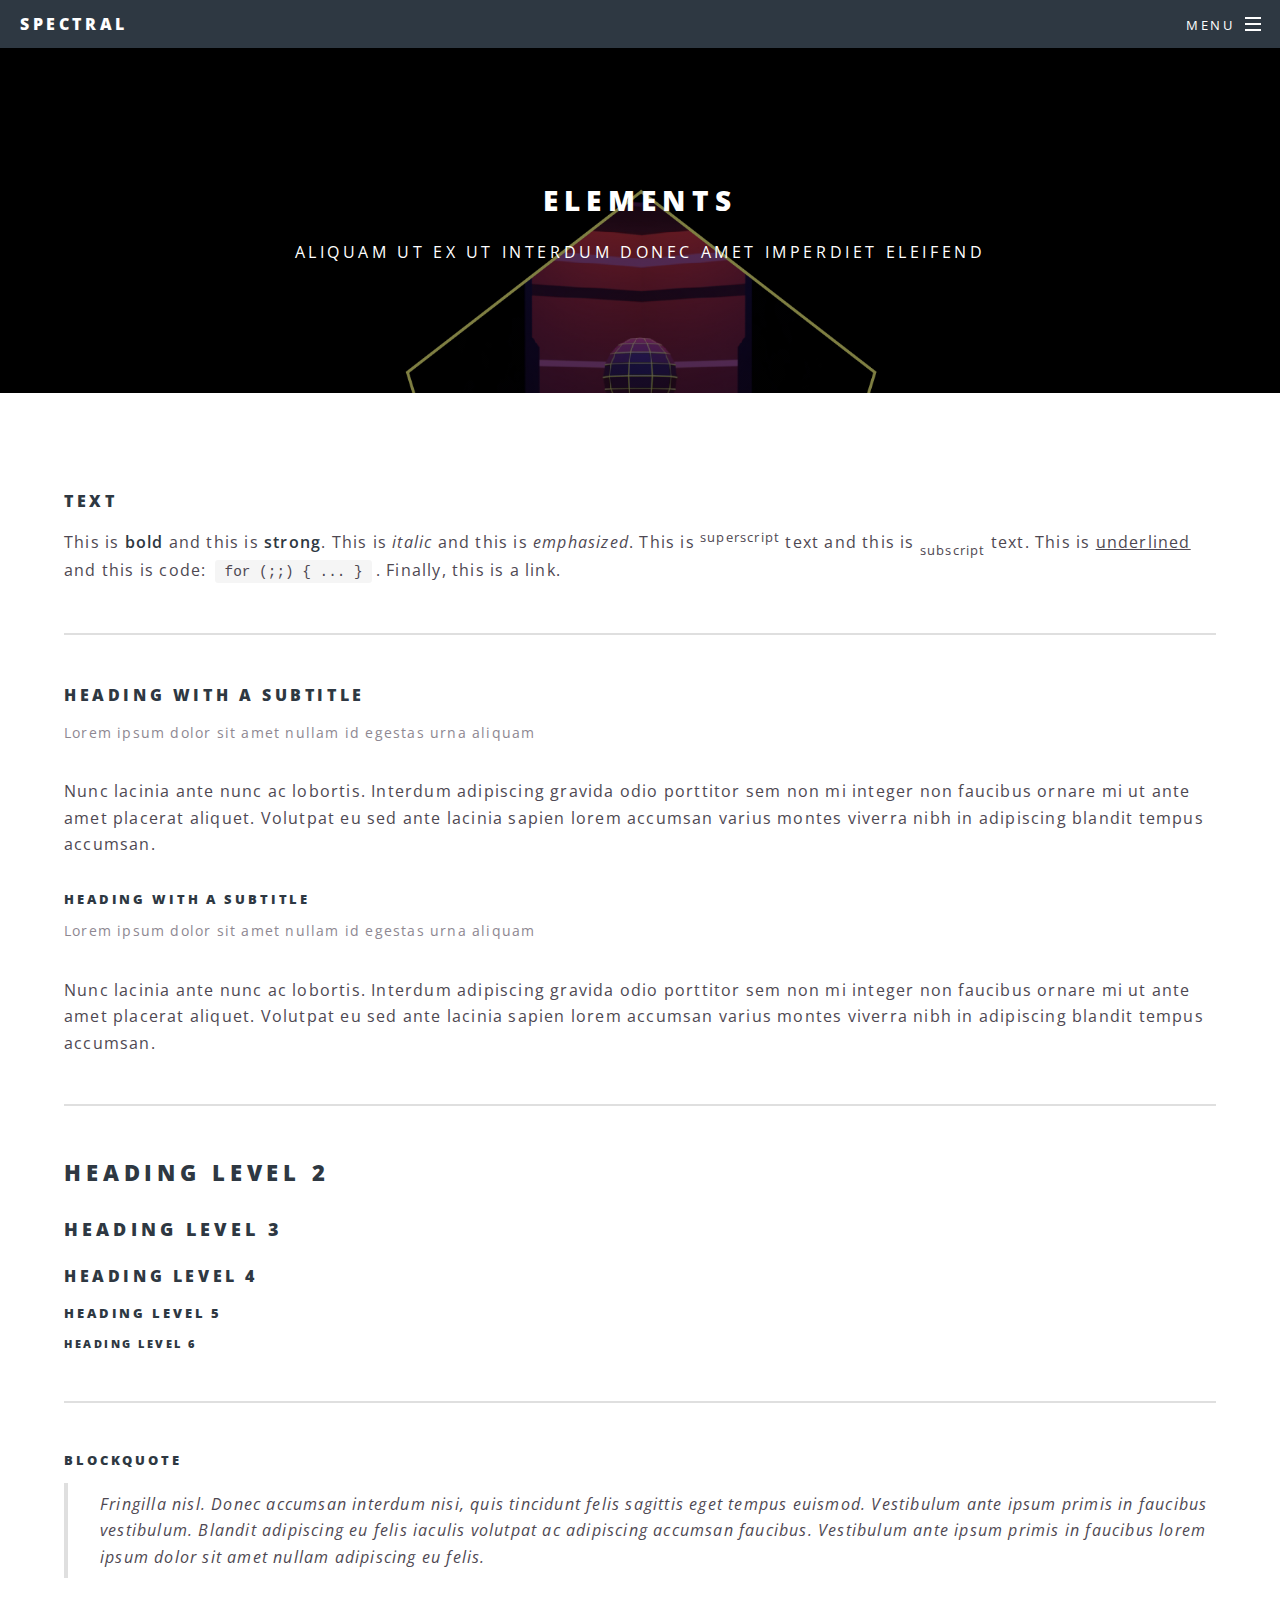
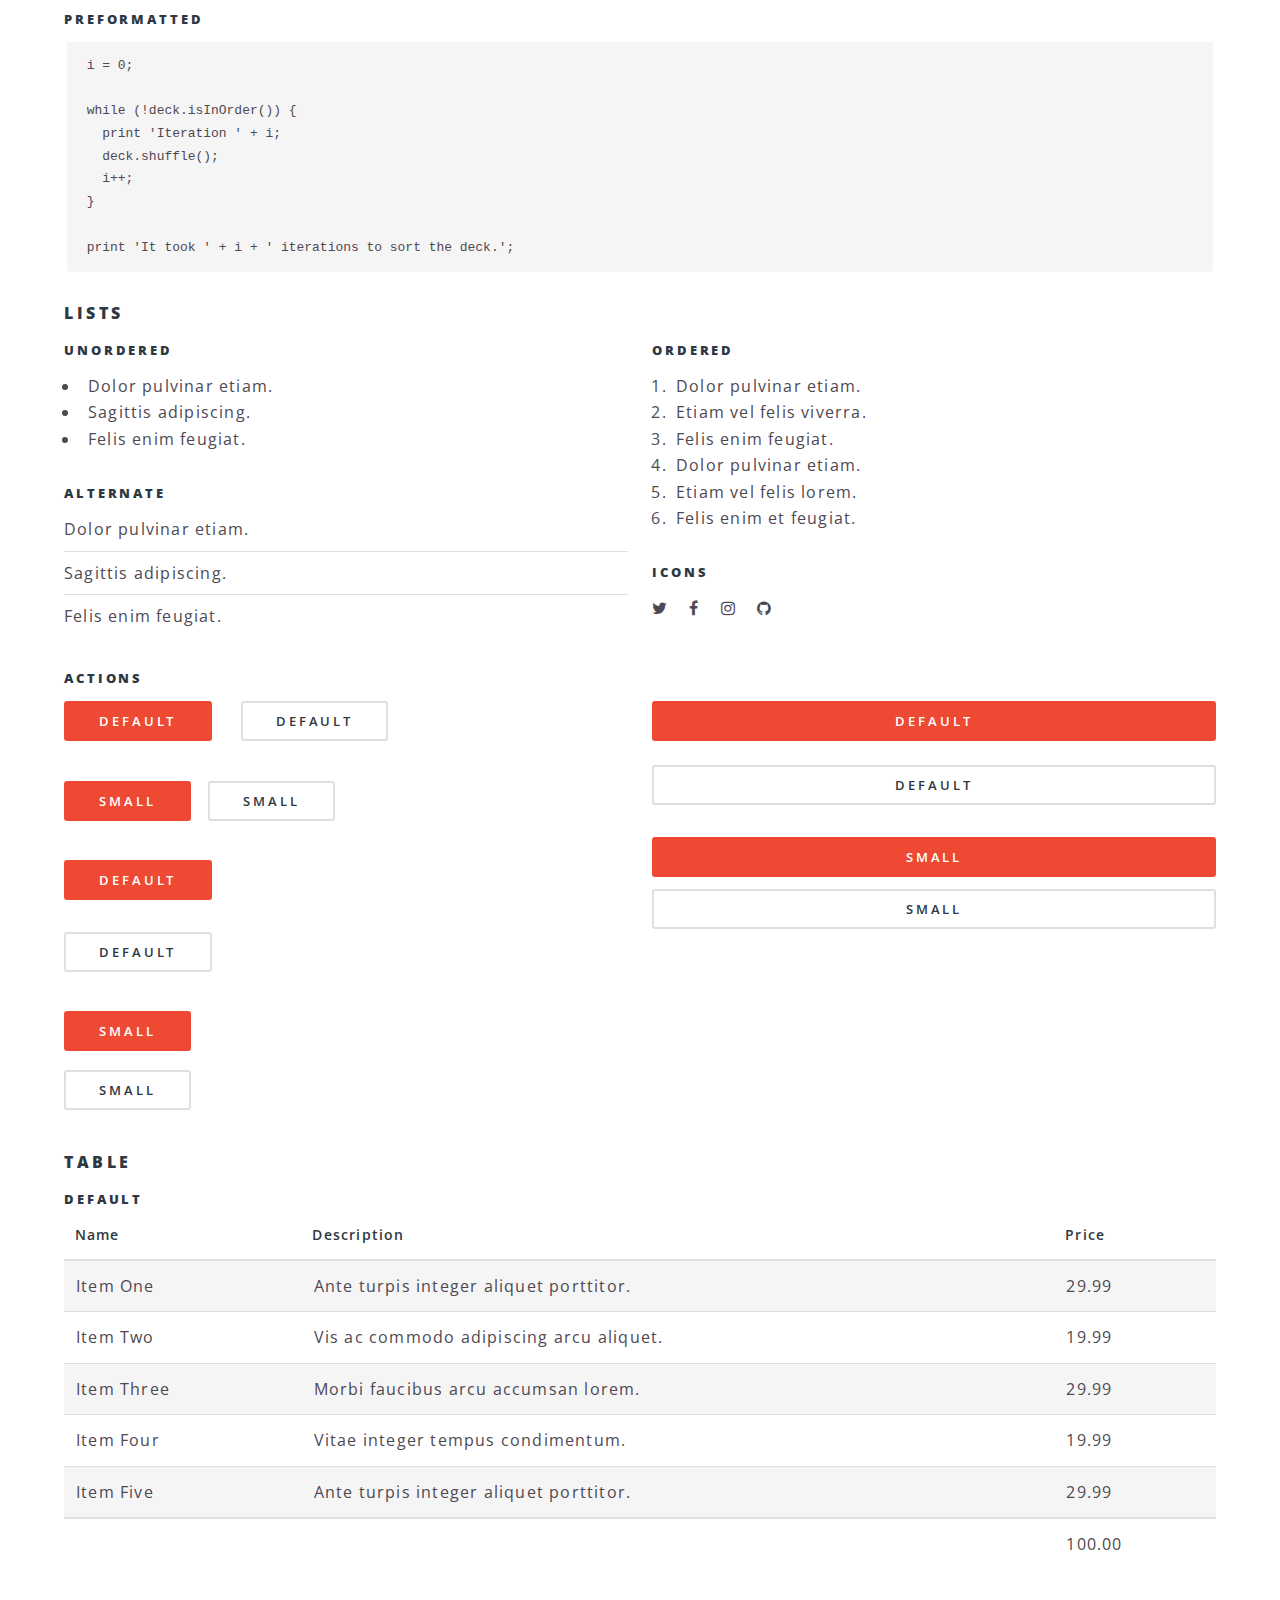
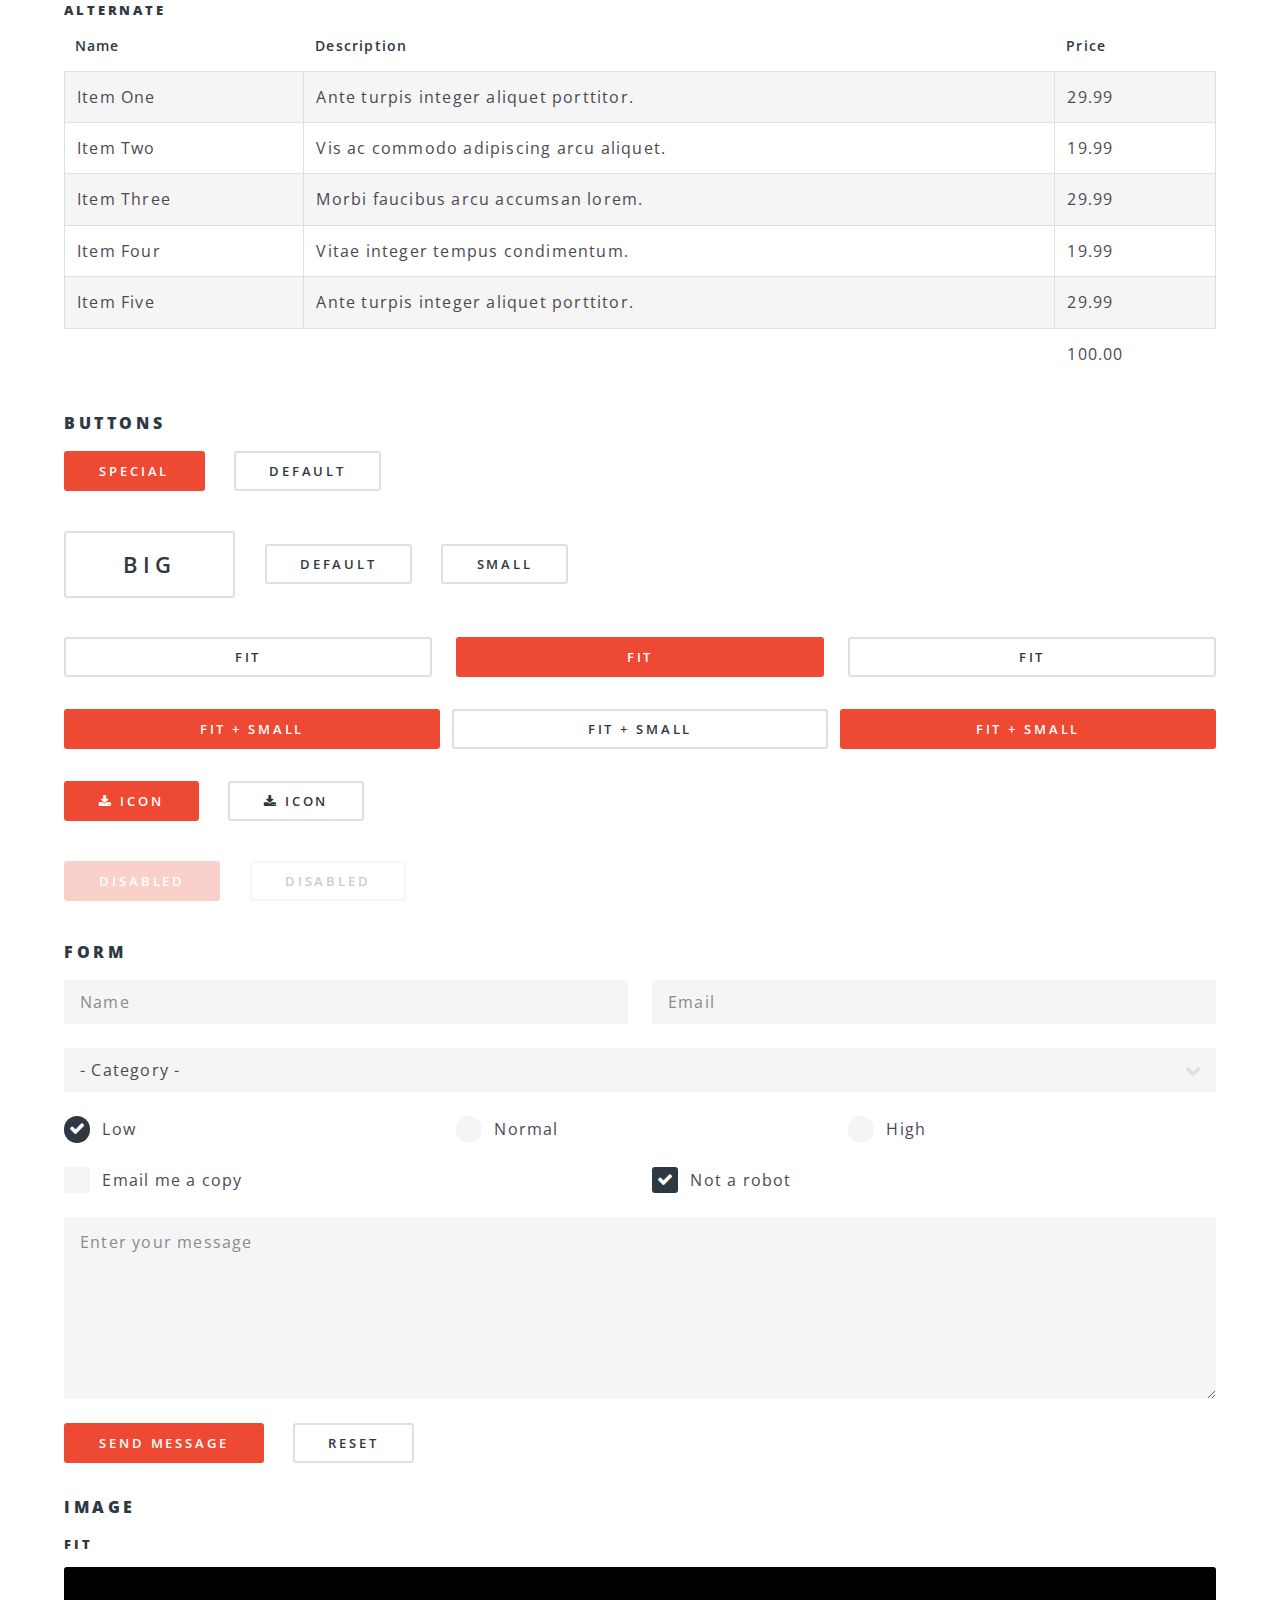
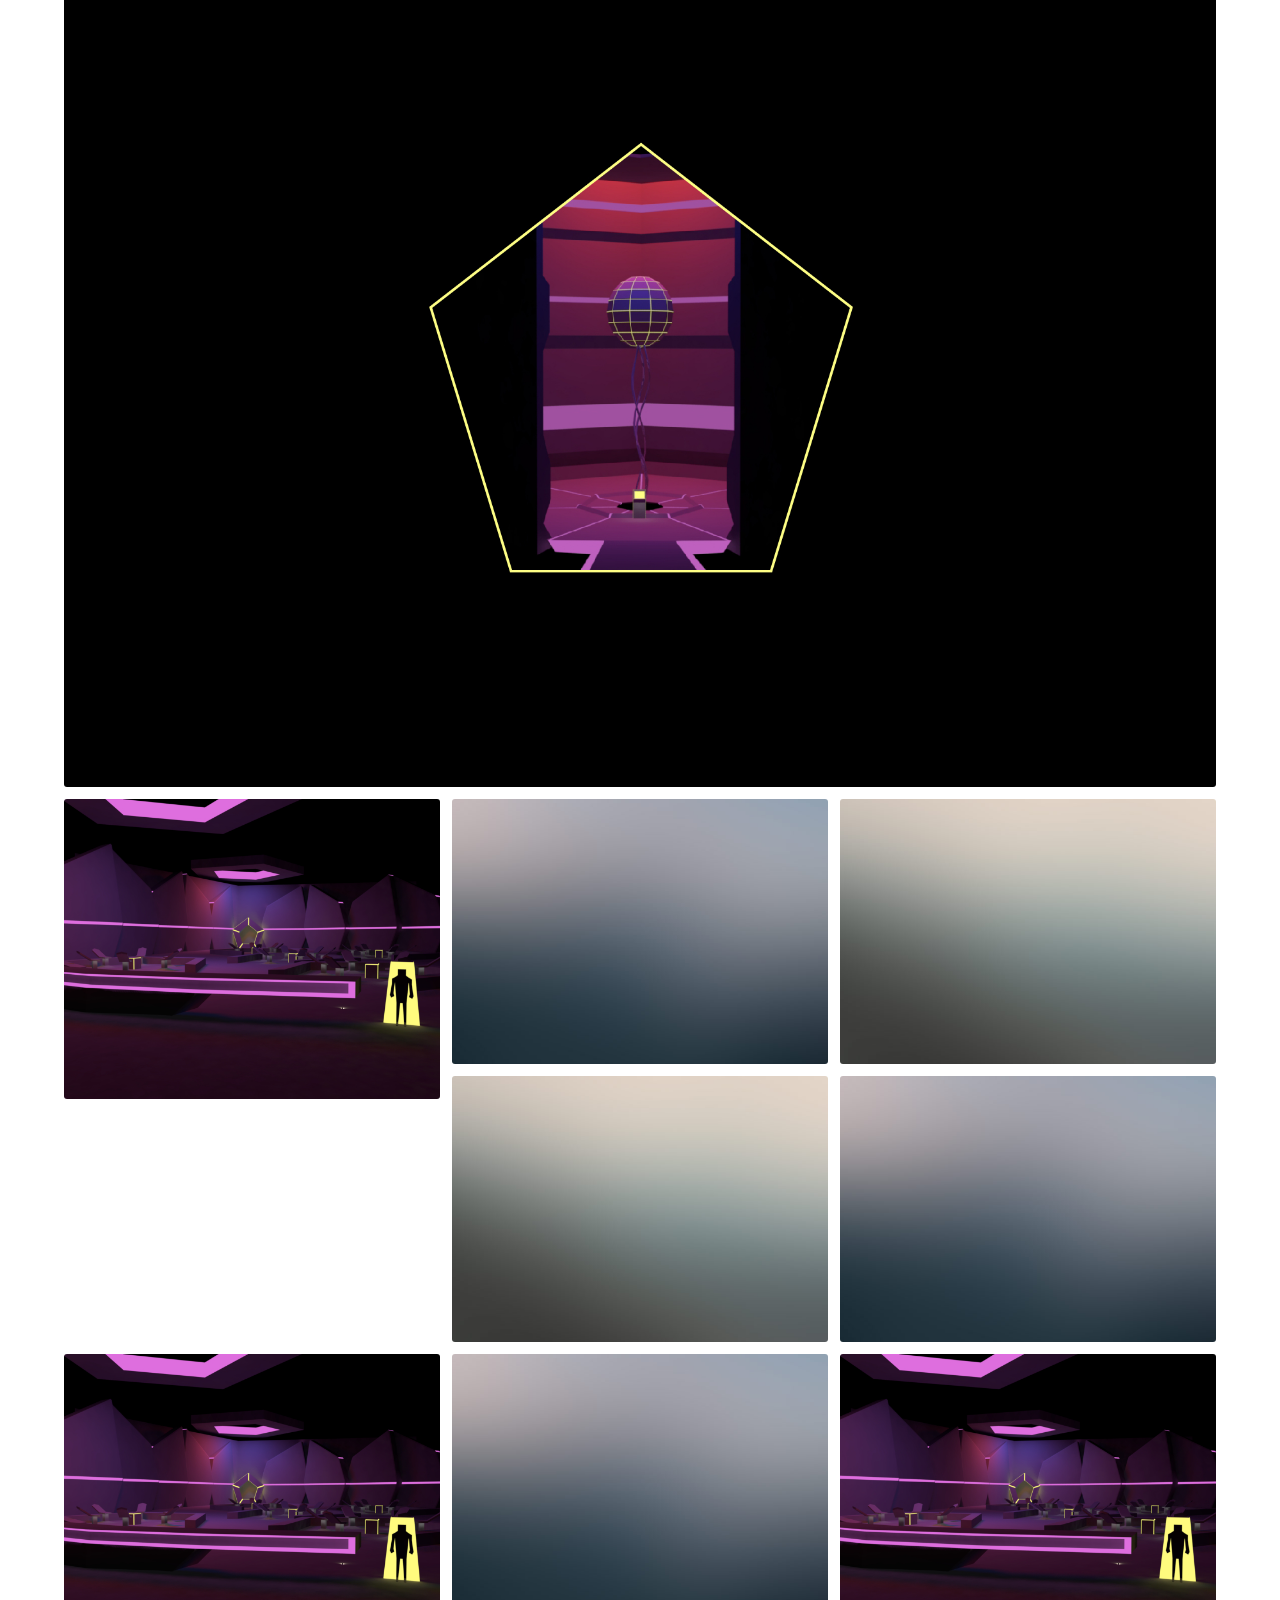
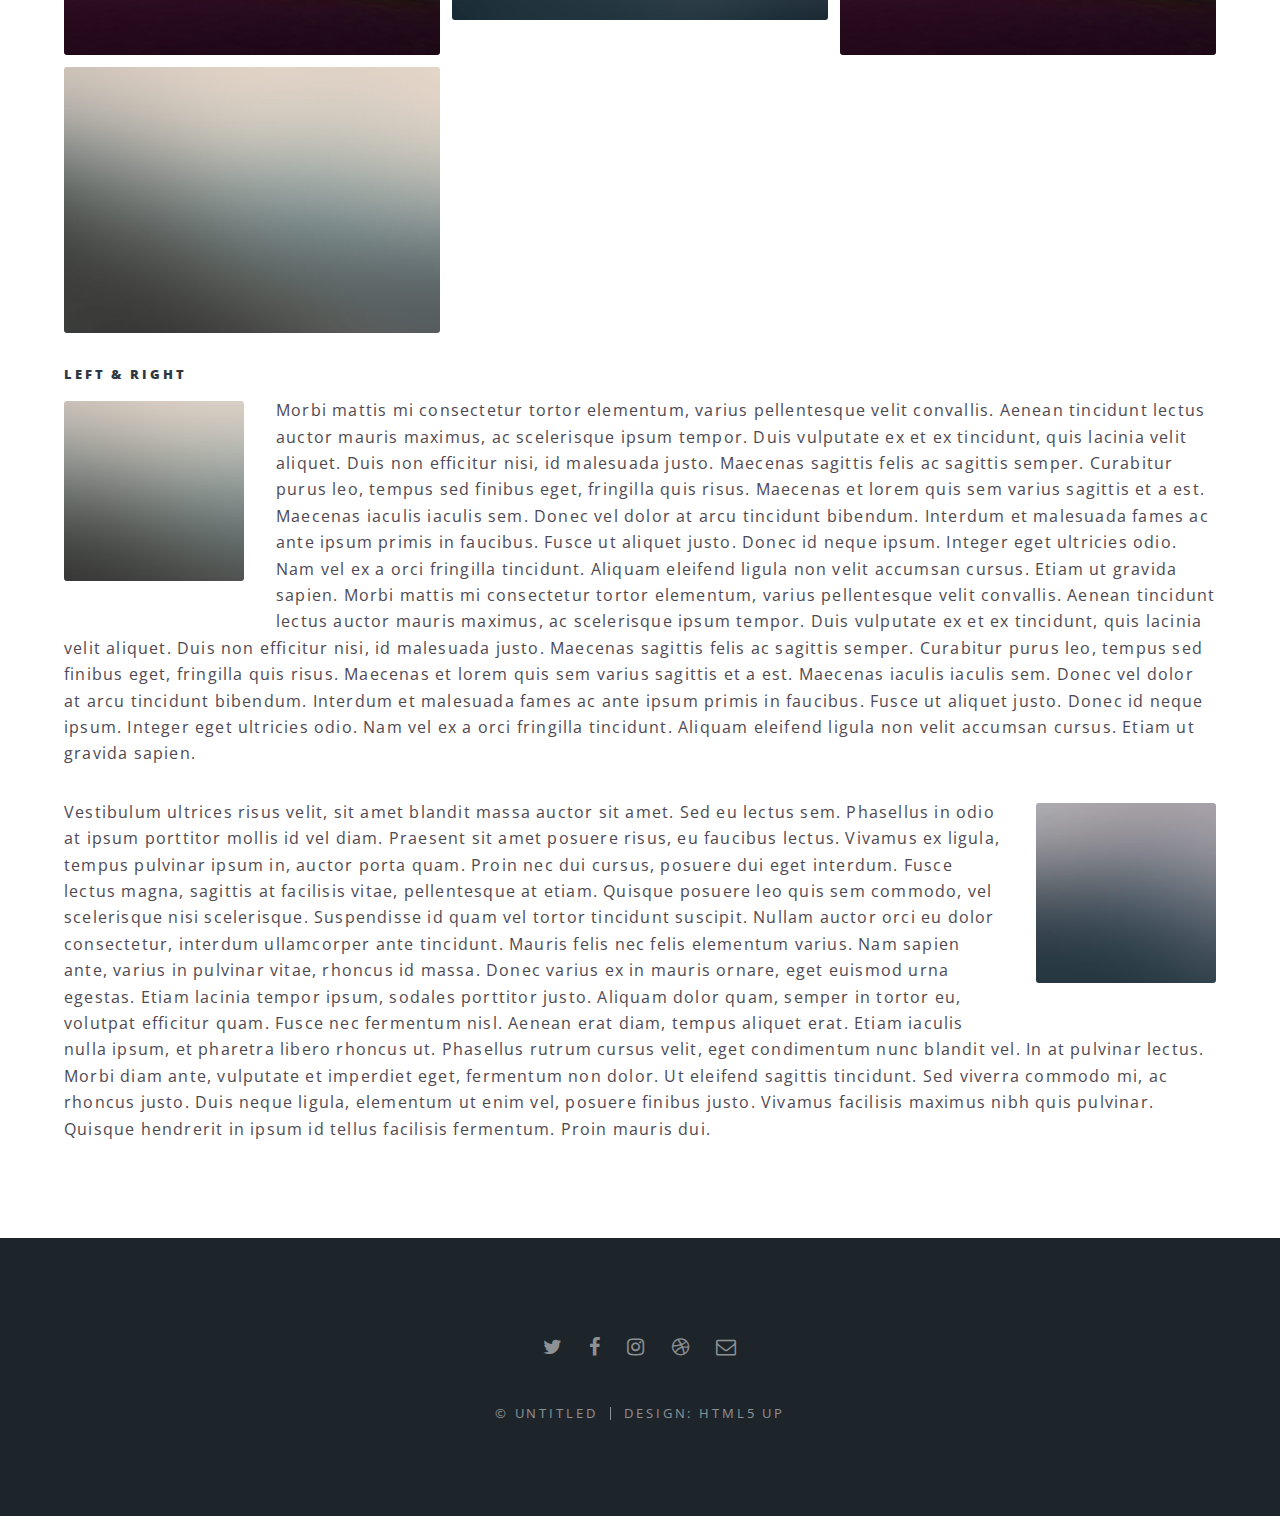
<file: elements.html>
<!DOCTYPE HTML>
<!--
	Spectral by HTML5 UP
	html5up.net | @ajlkn
	Free for personal and commercial use under the CCA 3.0 license (html5up.net/license)
-->
<html>
	<head>
		<title>Elements - Spectral by HTML5 UP</title>
		<meta charset="utf-8" />
		<meta name="viewport" content="width=device-width, initial-scale=1" />
		<!--[if lte IE 8]><script src="assets/js/ie/html5shiv.js"></script><![endif]-->
		<link rel="stylesheet" href="assets/css/main.css" />
		<!--[if lte IE 8]><link rel="stylesheet" href="assets/css/ie8.css" /><![endif]-->
		<!--[if lte IE 9]><link rel="stylesheet" href="assets/css/ie9.css" /><![endif]-->
	</head>
	<body>

		<!-- Page Wrapper -->
			<div id="page-wrapper">

				<!-- Header -->
					<header id="header">
						<h1><a href="index.html">Spectral</a></h1>
						<nav id="nav">
							<ul>
								<li class="special">
									<a href="#menu" class="menuToggle"><span>Menu</span></a>
									<div id="menu">
										<ul>
											<li><a href="index.html">Home</a></li>
											<li><a href="generic.html">Generic</a></li>
											<li><a href="elements.html">Elements</a></li>
											<li><a href="#">Sign Up</a></li>
											<li><a href="#">Log In</a></li>
										</ul>
									</div>
								</li>
							</ul>
						</nav>
					</header>

				<!-- Main -->
					<article id="main">
						<header>
							<h2>Elements</h2>
							<p>Aliquam ut ex ut interdum donec amet imperdiet eleifend</p>
						</header>
						<section class="wrapper style5">
							<div class="inner">

								<section>
									<h4>Text</h4>
									<p>This is <b>bold</b> and this is <strong>strong</strong>. This is <i>italic</i> and this is <em>emphasized</em>.
									This is <sup>superscript</sup> text and this is <sub>subscript</sub> text.
									This is <u>underlined</u> and this is code: <code>for (;;) { ... }</code>. Finally, <a href="#">this is a link</a>.</p>
									<hr />
									<header>
										<h4>Heading with a Subtitle</h4>
										<p>Lorem ipsum dolor sit amet nullam id egestas urna aliquam</p>
									</header>
									<p>Nunc lacinia ante nunc ac lobortis. Interdum adipiscing gravida odio porttitor sem non mi integer non faucibus ornare mi ut ante amet placerat aliquet. Volutpat eu sed ante lacinia sapien lorem accumsan varius montes viverra nibh in adipiscing blandit tempus accumsan.</p>
									<header>
										<h5>Heading with a Subtitle</h5>
										<p>Lorem ipsum dolor sit amet nullam id egestas urna aliquam</p>
									</header>
									<p>Nunc lacinia ante nunc ac lobortis. Interdum adipiscing gravida odio porttitor sem non mi integer non faucibus ornare mi ut ante amet placerat aliquet. Volutpat eu sed ante lacinia sapien lorem accumsan varius montes viverra nibh in adipiscing blandit tempus accumsan.</p>
									<hr />
									<h2>Heading Level 2</h2>
									<h3>Heading Level 3</h3>
									<h4>Heading Level 4</h4>
									<h5>Heading Level 5</h5>
									<h6>Heading Level 6</h6>
									<hr />
									<h5>Blockquote</h5>
									<blockquote>Fringilla nisl. Donec accumsan interdum nisi, quis tincidunt felis sagittis eget tempus euismod. Vestibulum ante ipsum primis in faucibus vestibulum. Blandit adipiscing eu felis iaculis volutpat ac adipiscing accumsan faucibus. Vestibulum ante ipsum primis in faucibus lorem ipsum dolor sit amet nullam adipiscing eu felis.</blockquote>
									<h5>Preformatted</h5>
									<pre><code>i = 0;

while (!deck.isInOrder()) {
  print 'Iteration ' + i;
  deck.shuffle();
  i++;
}

print 'It took ' + i + ' iterations to sort the deck.';</code></pre>
								</section>

								<section>
									<h4>Lists</h4>
									<div class="row">
										<div class="6u 12u$(medium)">
											<h5>Unordered</h5>
											<ul>
												<li>Dolor pulvinar etiam.</li>
												<li>Sagittis adipiscing.</li>
												<li>Felis enim feugiat.</li>
											</ul>
											<h5>Alternate</h5>
											<ul class="alt">
												<li>Dolor pulvinar etiam.</li>
												<li>Sagittis adipiscing.</li>
												<li>Felis enim feugiat.</li>
											</ul>
										</div>
										<div class="6u$ 12u$(medium)">
											<h5>Ordered</h5>
											<ol>
												<li>Dolor pulvinar etiam.</li>
												<li>Etiam vel felis viverra.</li>
												<li>Felis enim feugiat.</li>
												<li>Dolor pulvinar etiam.</li>
												<li>Etiam vel felis lorem.</li>
												<li>Felis enim et feugiat.</li>
											</ol>
											<h5>Icons</h5>
											<ul class="icons">
												<li><a href="#" class="icon fa-twitter"><span class="label">Twitter</span></a></li>
												<li><a href="#" class="icon fa-facebook"><span class="label">Facebook</span></a></li>
												<li><a href="#" class="icon fa-instagram"><span class="label">Instagram</span></a></li>
												<li><a href="#" class="icon fa-github"><span class="label">Github</span></a></li>
											</ul>
										</div>
									</div>
									<h5>Actions</h5>
									<div class="row">
										<div class="6u 12u$(medium)">
											<ul class="actions">
												<li><a href="#" class="button special">Default</a></li>
												<li><a href="#" class="button">Default</a></li>
											</ul>
											<ul class="actions small">
												<li><a href="#" class="button special small">Small</a></li>
												<li><a href="#" class="button small">Small</a></li>
											</ul>
											<ul class="actions vertical">
												<li><a href="#" class="button special">Default</a></li>
												<li><a href="#" class="button">Default</a></li>
											</ul>
											<ul class="actions vertical small">
												<li><a href="#" class="button special small">Small</a></li>
												<li><a href="#" class="button small">Small</a></li>
											</ul>
										</div>
										<div class="6u 12u$(medium)">
											<ul class="actions vertical">
												<li><a href="#" class="button special fit">Default</a></li>
												<li><a href="#" class="button fit">Default</a></li>
											</ul>
											<ul class="actions vertical small">
												<li><a href="#" class="button special small fit">Small</a></li>
												<li><a href="#" class="button small fit">Small</a></li>
											</ul>
										</div>
									</div>
								</section>

								<section>
									<h4>Table</h4>
									<h5>Default</h5>
									<div class="table-wrapper">
										<table>
											<thead>
												<tr>
													<th>Name</th>
													<th>Description</th>
													<th>Price</th>
												</tr>
											</thead>
											<tbody>
												<tr>
													<td>Item One</td>
													<td>Ante turpis integer aliquet porttitor.</td>
													<td>29.99</td>
												</tr>
												<tr>
													<td>Item Two</td>
													<td>Vis ac commodo adipiscing arcu aliquet.</td>
													<td>19.99</td>
												</tr>
												<tr>
													<td>Item Three</td>
													<td> Morbi faucibus arcu accumsan lorem.</td>
													<td>29.99</td>
												</tr>
												<tr>
													<td>Item Four</td>
													<td>Vitae integer tempus condimentum.</td>
													<td>19.99</td>
												</tr>
												<tr>
													<td>Item Five</td>
													<td>Ante turpis integer aliquet porttitor.</td>
													<td>29.99</td>
												</tr>
											</tbody>
											<tfoot>
												<tr>
													<td colspan="2"></td>
													<td>100.00</td>
												</tr>
											</tfoot>
										</table>
									</div>

									<h5>Alternate</h5>
									<div class="table-wrapper">
										<table class="alt">
											<thead>
												<tr>
													<th>Name</th>
													<th>Description</th>
													<th>Price</th>
												</tr>
											</thead>
											<tbody>
												<tr>
													<td>Item One</td>
													<td>Ante turpis integer aliquet porttitor.</td>
													<td>29.99</td>
												</tr>
												<tr>
													<td>Item Two</td>
													<td>Vis ac commodo adipiscing arcu aliquet.</td>
													<td>19.99</td>
												</tr>
												<tr>
													<td>Item Three</td>
													<td> Morbi faucibus arcu accumsan lorem.</td>
													<td>29.99</td>
												</tr>
												<tr>
													<td>Item Four</td>
													<td>Vitae integer tempus condimentum.</td>
													<td>19.99</td>
												</tr>
												<tr>
													<td>Item Five</td>
													<td>Ante turpis integer aliquet porttitor.</td>
													<td>29.99</td>
												</tr>
											</tbody>
											<tfoot>
												<tr>
													<td colspan="2"></td>
													<td>100.00</td>
												</tr>
											</tfoot>
										</table>
									</div>
								</section>

								<section>
									<h4>Buttons</h4>
									<ul class="actions">
										<li><a href="#" class="button special">Special</a></li>
										<li><a href="#" class="button">Default</a></li>
									</ul>
									<ul class="actions">
										<li><a href="#" class="button big">Big</a></li>
										<li><a href="#" class="button">Default</a></li>
										<li><a href="#" class="button small">Small</a></li>
									</ul>
									<ul class="actions fit">
										<li><a href="#" class="button fit">Fit</a></li>
										<li><a href="#" class="button special fit">Fit</a></li>
										<li><a href="#" class="button fit">Fit</a></li>
									</ul>
									<ul class="actions fit small">
										<li><a href="#" class="button special fit small">Fit + Small</a></li>
										<li><a href="#" class="button fit small">Fit + Small</a></li>
										<li><a href="#" class="button special fit small">Fit + Small</a></li>
									</ul>
									<ul class="actions">
										<li><a href="#" class="button special icon fa-download">Icon</a></li>
										<li><a href="#" class="button icon fa-download">Icon</a></li>
									</ul>
									<ul class="actions">
										<li><span class="button special disabled">Disabled</span></li>
										<li><span class="button disabled">Disabled</span></li>
									</ul>
								</section>

								<section>
									<h4>Form</h4>
									<form method="post" action="#">
										<div class="row uniform">
											<div class="6u 12u$(xsmall)">
												<input type="text" name="demo-name" id="demo-name" value="" placeholder="Name" />
											</div>
											<div class="6u$ 12u$(xsmall)">
												<input type="email" name="demo-email" id="demo-email" value="" placeholder="Email" />
											</div>
											<div class="12u$">
												<div class="select-wrapper">
													<select name="demo-category" id="demo-category">
														<option value="">- Category -</option>
														<option value="1">Manufacturing</option>
														<option value="1">Shipping</option>
														<option value="1">Administration</option>
														<option value="1">Human Resources</option>
													</select>
												</div>
											</div>
											<div class="4u 12u$(small)">
												<input type="radio" id="demo-priority-low" name="demo-priority" checked>
												<label for="demo-priority-low">Low</label>
											</div>
											<div class="4u 12u$(small)">
												<input type="radio" id="demo-priority-normal" name="demo-priority">
												<label for="demo-priority-normal">Normal</label>
											</div>
											<div class="4u$ 12u$(small)">
												<input type="radio" id="demo-priority-high" name="demo-priority">
												<label for="demo-priority-high">High</label>
											</div>
											<div class="6u 12u$(small)">
												<input type="checkbox" id="demo-copy" name="demo-copy">
												<label for="demo-copy">Email me a copy</label>
											</div>
											<div class="6u$ 12u$(small)">
												<input type="checkbox" id="demo-human" name="demo-human" checked>
												<label for="demo-human">Not a robot</label>
											</div>
											<div class="12u$">
												<textarea name="demo-message" id="demo-message" placeholder="Enter your message" rows="6"></textarea>
											</div>
											<div class="12u$">
												<ul class="actions">
													<li><input type="submit" value="Send Message" class="special" /></li>
													<li><input type="reset" value="Reset" /></li>
												</ul>
											</div>
										</div>
									</form>
								</section>

								<section>
									<h4>Image</h4>
									<h5>Fit</h5>
									<div class="box alt">
										<div class="row uniform 50%">
											<div class="12u"><span class="image fit"><img src="images/banner.jpg" alt="" /></span></div>
											<div class="4u"><span class="image fit"><img src="images/pic01.jpg" alt="" /></span></div>
											<div class="4u"><span class="image fit"><img src="images/pic02.jpg" alt="" /></span></div>
											<div class="4u"><span class="image fit"><img src="images/pic03.jpg" alt="" /></span></div>
											<div class="4u"><span class="image fit"><img src="images/pic03.jpg" alt="" /></span></div>
											<div class="4u"><span class="image fit"><img src="images/pic02.jpg" alt="" /></span></div>
											<div class="4u"><span class="image fit"><img src="images/pic01.jpg" alt="" /></span></div>
											<div class="4u"><span class="image fit"><img src="images/pic02.jpg" alt="" /></span></div>
											<div class="4u"><span class="image fit"><img src="images/pic01.jpg" alt="" /></span></div>
											<div class="4u"><span class="image fit"><img src="images/pic03.jpg" alt="" /></span></div>
										</div>
									</div>
									<h5>Left &amp; Right</h5>
									<p><span class="image left"><img src="images/pic04.jpg" alt="" /></span>Morbi mattis mi consectetur tortor elementum, varius pellentesque velit convallis. Aenean tincidunt lectus auctor mauris maximus, ac scelerisque ipsum tempor. Duis vulputate ex et ex tincidunt, quis lacinia velit aliquet. Duis non efficitur nisi, id malesuada justo. Maecenas sagittis felis ac sagittis semper. Curabitur purus leo, tempus sed finibus eget, fringilla quis risus. Maecenas et lorem quis sem varius sagittis et a est. Maecenas iaculis iaculis sem. Donec vel dolor at arcu tincidunt bibendum. Interdum et malesuada fames ac ante ipsum primis in faucibus. Fusce ut aliquet justo. Donec id neque ipsum. Integer eget ultricies odio. Nam vel ex a orci fringilla tincidunt. Aliquam eleifend ligula non velit accumsan cursus. Etiam ut gravida sapien. Morbi mattis mi consectetur tortor elementum, varius pellentesque velit convallis. Aenean tincidunt lectus auctor mauris maximus, ac scelerisque ipsum tempor. Duis vulputate ex et ex tincidunt, quis lacinia velit aliquet. Duis non efficitur nisi, id malesuada justo. Maecenas sagittis felis ac sagittis semper. Curabitur purus leo, tempus sed finibus eget, fringilla quis risus. Maecenas et lorem quis sem varius sagittis et a est. Maecenas iaculis iaculis sem. Donec vel dolor at arcu tincidunt bibendum. Interdum et malesuada fames ac ante ipsum primis in faucibus. Fusce ut aliquet justo. Donec id neque ipsum. Integer eget ultricies odio. Nam vel ex a orci fringilla tincidunt. Aliquam eleifend ligula non velit accumsan cursus. Etiam ut gravida sapien.</p>
									<p><span class="image right"><img src="images/pic05.jpg" alt="" /></span>Vestibulum ultrices risus velit, sit amet blandit massa auctor sit amet. Sed eu lectus sem. Phasellus in odio at ipsum porttitor mollis id vel diam. Praesent sit amet posuere risus, eu faucibus lectus. Vivamus ex ligula, tempus pulvinar ipsum in, auctor porta quam. Proin nec dui cursus, posuere dui eget interdum. Fusce lectus magna, sagittis at facilisis vitae, pellentesque at etiam. Quisque posuere leo quis sem commodo, vel scelerisque nisi scelerisque. Suspendisse id quam vel tortor tincidunt suscipit. Nullam auctor orci eu dolor consectetur, interdum ullamcorper ante tincidunt. Mauris felis nec felis elementum varius. Nam sapien ante, varius in pulvinar vitae, rhoncus id massa. Donec varius ex in mauris ornare, eget euismod urna egestas. Etiam lacinia tempor ipsum, sodales porttitor justo. Aliquam dolor quam, semper in tortor eu, volutpat efficitur quam. Fusce nec fermentum nisl. Aenean erat diam, tempus aliquet erat. Etiam iaculis nulla ipsum, et pharetra libero rhoncus ut. Phasellus rutrum cursus velit, eget condimentum nunc blandit vel. In at pulvinar lectus. Morbi diam ante, vulputate et imperdiet eget, fermentum non dolor. Ut eleifend sagittis tincidunt. Sed viverra commodo mi, ac rhoncus justo. Duis neque ligula, elementum ut enim vel, posuere finibus justo. Vivamus facilisis maximus nibh quis pulvinar. Quisque hendrerit in ipsum id tellus facilisis fermentum. Proin mauris dui.</p>
								</section>

							</div>
						</section>
					</article>

				<!-- Footer -->
					<footer id="footer">
						<ul class="icons">
							<li><a href="#" class="icon fa-twitter"><span class="label">Twitter</span></a></li>
							<li><a href="#" class="icon fa-facebook"><span class="label">Facebook</span></a></li>
							<li><a href="#" class="icon fa-instagram"><span class="label">Instagram</span></a></li>
							<li><a href="#" class="icon fa-dribbble"><span class="label">Dribbble</span></a></li>
							<li><a href="#" class="icon fa-envelope-o"><span class="label">Email</span></a></li>
						</ul>
						<ul class="copyright">
							<li>&copy; Untitled</li><li>Design: <a href="http://html5up.net">HTML5 UP</a></li>
						</ul>
					</footer>

			</div>

		<!-- Scripts -->
			<script src="assets/js/jquery.min.js"></script>
			<script src="assets/js/jquery.scrollex.min.js"></script>
			<script src="assets/js/jquery.scrolly.min.js"></script>
			<script src="assets/js/skel.min.js"></script>
			<script src="assets/js/util.js"></script>
			<!--[if lte IE 8]><script src="assets/js/ie/respond.min.js"></script><![endif]-->
			<script src="assets/js/main.js"></script>

	</body>
</html>
</file>
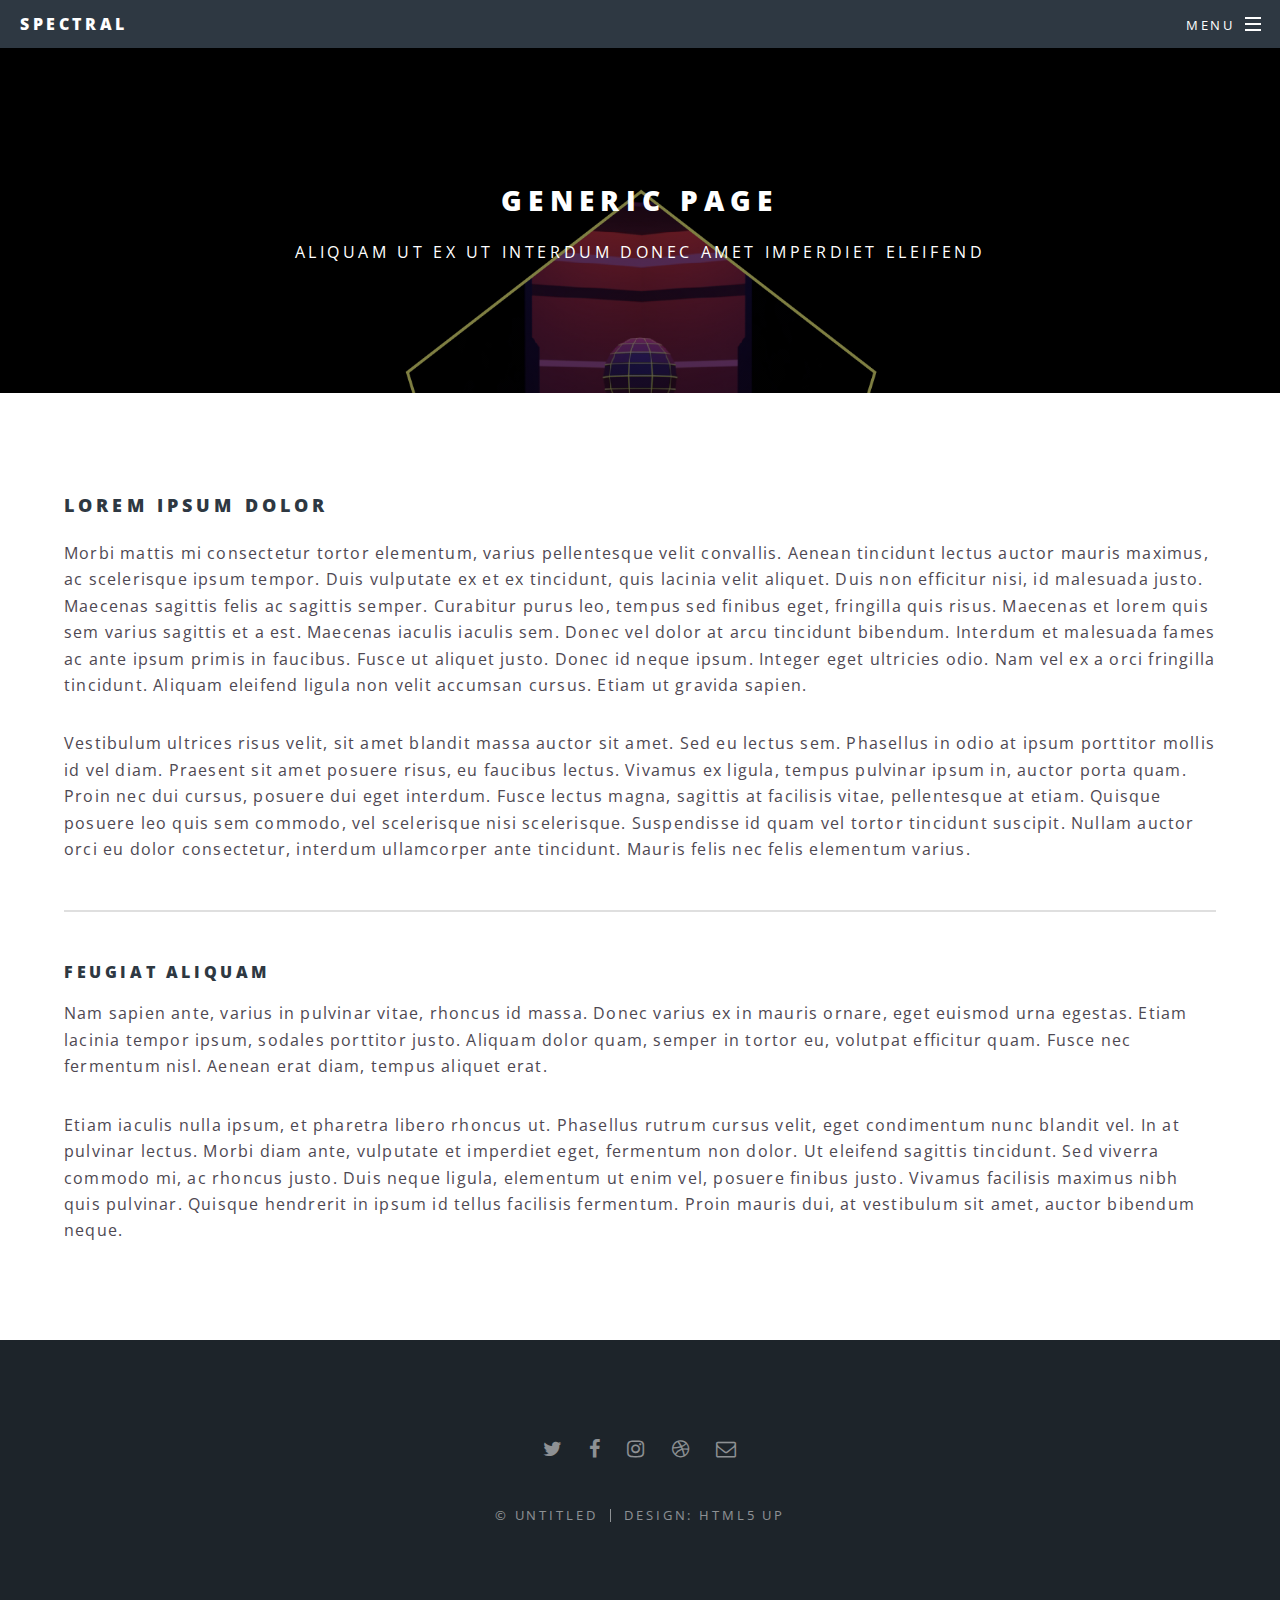
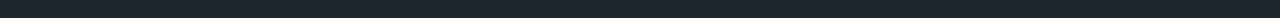
<file: generic.html>
<!DOCTYPE HTML>
<!--
	Spectral by HTML5 UP
	html5up.net | @ajlkn
	Free for personal and commercial use under the CCA 3.0 license (html5up.net/license)
-->
<html>
	<head>
		<title>Generic - Spectral by HTML5 UP</title>
		<meta charset="utf-8" />
		<meta name="viewport" content="width=device-width, initial-scale=1" />
		<!--[if lte IE 8]><script src="assets/js/ie/html5shiv.js"></script><![endif]-->
		<link rel="stylesheet" href="assets/css/main.css" />
		<!--[if lte IE 8]><link rel="stylesheet" href="assets/css/ie8.css" /><![endif]-->
		<!--[if lte IE 9]><link rel="stylesheet" href="assets/css/ie9.css" /><![endif]-->
	</head>
	<body>

		<!-- Page Wrapper -->
			<div id="page-wrapper">

				<!-- Header -->
					<header id="header">
						<h1><a href="index.html">Spectral</a></h1>
						<nav id="nav">
							<ul>
								<li class="special">
									<a href="#menu" class="menuToggle"><span>Menu</span></a>
									<div id="menu">
										<ul>
											<li><a href="index.html">Home</a></li>
											<li><a href="generic.html">Generic</a></li>
											<li><a href="elements.html">Elements</a></li>
											<li><a href="#">Sign Up</a></li>
											<li><a href="#">Log In</a></li>
										</ul>
									</div>
								</li>
							</ul>
						</nav>
					</header>

				<!-- Main -->
					<article id="main">
						<header>
							<h2>Generic Page</h2>
							<p>Aliquam ut ex ut interdum donec amet imperdiet eleifend</p>
						</header>
						<section class="wrapper style5">
							<div class="inner">

								<h3>Lorem ipsum dolor</h3>
								<p>Morbi mattis mi consectetur tortor elementum, varius pellentesque velit convallis. Aenean tincidunt lectus auctor mauris maximus, ac scelerisque ipsum tempor. Duis vulputate ex et ex tincidunt, quis lacinia velit aliquet. Duis non efficitur nisi, id malesuada justo. Maecenas sagittis felis ac sagittis semper. Curabitur purus leo, tempus sed finibus eget, fringilla quis risus. Maecenas et lorem quis sem varius sagittis et a est. Maecenas iaculis iaculis sem. Donec vel dolor at arcu tincidunt bibendum. Interdum et malesuada fames ac ante ipsum primis in faucibus. Fusce ut aliquet justo. Donec id neque ipsum. Integer eget ultricies odio. Nam vel ex a orci fringilla tincidunt. Aliquam eleifend ligula non velit accumsan cursus. Etiam ut gravida sapien.</p>

								<p>Vestibulum ultrices risus velit, sit amet blandit massa auctor sit amet. Sed eu lectus sem. Phasellus in odio at ipsum porttitor mollis id vel diam. Praesent sit amet posuere risus, eu faucibus lectus. Vivamus ex ligula, tempus pulvinar ipsum in, auctor porta quam. Proin nec dui cursus, posuere dui eget interdum. Fusce lectus magna, sagittis at facilisis vitae, pellentesque at etiam. Quisque posuere leo quis sem commodo, vel scelerisque nisi scelerisque. Suspendisse id quam vel tortor tincidunt suscipit. Nullam auctor orci eu dolor consectetur, interdum ullamcorper ante tincidunt. Mauris felis nec felis elementum varius.</p>

								<hr />

								<h4>Feugiat aliquam</h4>
								<p>Nam sapien ante, varius in pulvinar vitae, rhoncus id massa. Donec varius ex in mauris ornare, eget euismod urna egestas. Etiam lacinia tempor ipsum, sodales porttitor justo. Aliquam dolor quam, semper in tortor eu, volutpat efficitur quam. Fusce nec fermentum nisl. Aenean erat diam, tempus aliquet erat.</p>

								<p>Etiam iaculis nulla ipsum, et pharetra libero rhoncus ut. Phasellus rutrum cursus velit, eget condimentum nunc blandit vel. In at pulvinar lectus. Morbi diam ante, vulputate et imperdiet eget, fermentum non dolor. Ut eleifend sagittis tincidunt. Sed viverra commodo mi, ac rhoncus justo. Duis neque ligula, elementum ut enim vel, posuere finibus justo. Vivamus facilisis maximus nibh quis pulvinar. Quisque hendrerit in ipsum id tellus facilisis fermentum. Proin mauris dui, at vestibulum sit amet, auctor bibendum neque.</p>

							</div>
						</section>
					</article>

				<!-- Footer -->
					<footer id="footer">
						<ul class="icons">
							<li><a href="#" class="icon fa-twitter"><span class="label">Twitter</span></a></li>
							<li><a href="#" class="icon fa-facebook"><span class="label">Facebook</span></a></li>
							<li><a href="#" class="icon fa-instagram"><span class="label">Instagram</span></a></li>
							<li><a href="#" class="icon fa-dribbble"><span class="label">Dribbble</span></a></li>
							<li><a href="#" class="icon fa-envelope-o"><span class="label">Email</span></a></li>
						</ul>
						<ul class="copyright">
							<li>&copy; Untitled</li><li>Design: <a href="http://html5up.net">HTML5 UP</a></li>
						</ul>
					</footer>

			</div>

		<!-- Scripts -->
			<script src="assets/js/jquery.min.js"></script>
			<script src="assets/js/jquery.scrollex.min.js"></script>
			<script src="assets/js/jquery.scrolly.min.js"></script>
			<script src="assets/js/skel.min.js"></script>
			<script src="assets/js/util.js"></script>
			<!--[if lte IE 8]><script src="assets/js/ie/respond.min.js"></script><![endif]-->
			<script src="assets/js/main.js"></script>

	</body>
</html>
</file>
<file: assets/css/ie8.css>
/*
	Spectral by HTML5 UP
	html5up.net | @ajlkn
	Free for personal and commercial use under the CCA 3.0 license (html5up.net/license)
*/

/* Icon */

	.icon.major {
		border: none;
	}

		.icon.major:before {
			font-size: 3em;
		}

/* Form */

	label {
		color: #2E3842;
	}

	input[type="text"],
	input[type="password"],
	input[type="email"],
	select,
	textarea {
		border: solid 1px #dfdfdf;
	}

/* Button */

	input[type="submit"],
	input[type="reset"],
	input[type="button"],
	button,
	.button {
		border: solid 2px #dfdfdf;
	}

		input[type="submit"].special,
		input[type="reset"].special,
		input[type="button"].special,
		button.special,
		.button.special {
			border: 0 !important;
		}

/* Page Wrapper + Menu */

	#menu {
		display: none;
	}

	body.is-menu-visible #menu {
		display: block;
	}

/* Header */

	#header nav > ul > li > a.menuToggle:after {
		display: none;
	}

/* Banner + Wrapper (style4) */

	#banner,
	.wrapper.style4 {
		-ms-behavior: url("assets/js/ie/backgroundsize.min.htc");
	}

		#banner:before,
		.wrapper.style4:before {
			display: none;
		}

/* Banner */

	#banner .more {
		height: 4em;
	}

		#banner .more:after {
			display: none;
		}

/* Main */

	#main > header {
		-ms-behavior: url("assets/js/ie/backgroundsize.min.htc");
	}

		#main > header:before {
			display: none;
		}
</file>
<file: assets/css/ie9.css>
/*
	Spectral by HTML5 UP
	html5up.net | @ajlkn
	Free for personal and commercial use under the CCA 3.0 license (html5up.net/license)
*/

/* Spotlight */

	.spotlight {
		display: block;
	}

		.spotlight .image {
			display: inline-block;
			vertical-align: top;
		}

		.spotlight .content {
			padding: 4em 4em 2em 4em ;
			display: inline-block;
		}

		.spotlight:after {
			clear: both;
			content: '';
			display: block;
		}

/* Features */

	.features {
		display: block;
	}

		.features li {
			float: left;
		}

		.features:after {
			content: '';
			display: block;
			clear: both;
		}

/* Banner + Wrapper (style4) */

	#banner,
	.wrapper.style4 {
		background-image: url("../../images/banner.jpg");
		background-position: center center;
		background-repeat: no-repeat;
		background-size: cover;
		position: relative;
	}

		#banner:before,
		.wrapper.style4:before {
			background: #000000;
			content: '';
			height: 100%;
			left: 0;
			opacity: 0.5;
			position: absolute;
			top: 0;
			width: 100%;
		}

		#banner .inner,
		.wrapper.style4 .inner {
			position: relative;
			z-index: 1;
		}

/* Banner */

	#banner {
		padding: 14em 0 12em 0 ;
		height: auto;
	}

		#banner:after {
			display: none;
		}

/* CTA */

	#cta .inner header {
		float: left;
	}

	#cta .inner .actions {
		float: left;
	}

	#cta .inner:after {
		clear: both;
		content: '';
		display: block;
	}

/* Main */

	#main > header {
		background-image: url("../../images/banner.jpg");
		background-position: center center;
		background-repeat: no-repeat;
		background-size: cover;
		position: relative;
	}

		#main > header:before {
			background: #000000;
			content: '';
			height: 100%;
			left: 0;
			opacity: 0.5;
			position: absolute;
			top: 0;
			width: 100%;
		}

		#main > header > * {
			position: relative;
			z-index: 1;
		}
</file>
<file: assets/css/main.css>
@import url(font-awesome.min.css);
@import url("https://fonts.googleapis.com/css?family=Open+Sans:400,400italic,600,600italic,800,800italic");

/*
	Spectral by HTML5 UP
	html5up.net | @ajlkn
	Free for personal and commercial use under the CCA 3.0 license (html5up.net/license)
*/

/* Flex */

	.flex {
		display: -ms-flexbox;
		-ms-flex-wrap: wrap;
		-ms-flex-pack: justify;
		display: -moz-flex;
		display: -webkit-flex;
		display: -ms-flex;
		display: flex;
		-moz-flex-wrap: wrap;
		-webkit-flex-wrap: wrap;
		-ms-flex-wrap: wrap;
		flex-wrap: wrap;
		-moz-justify-content: space-between;
		-webkit-justify-content: space-between;
		-ms-justify-content: space-between;
		justify-content: space-between;
	}

		.flex.flex-2 article {
			width: 47%;
		}

		.flex.flex-3 article {
			position: relative;
			width: 28%;
		}

			.flex.flex-3 article:before {
				content: '';
				position: absolute;
				width: 100%;
				height: 100%;
				right: -2em;
				top: 0;
				border-right: 1px solid #dbdbdb;
				pointer-events: none;
			}

			.flex.flex-3 article:last-child:before {
				border: none;
			}

		.flex.flex-4 .box {
			width: 21%;
		}
		.flex.flex-2 .box {
			width: 47%; 
		}

		.flex.flex-1 .box {
			width: 47%;
			margin: auto;
		}

		
		@media screen and (max-width: 480px) {

			.flex.flex-4 .box {
				width: 100%;
			}

		}

.image.round img {
			border-radius: 100%;
			height: 130px;
			width: 130px;
		}


		/* Box */

	.box {
		border: solid 1px #dbdbdb;
		margin-bottom: 2em;
		padding: 1.5em;
	}

		.box > :last-child,
		.box > :last-child > :last-child,
		.box > :last-child > :last-child > :last-child {
			margin-bottom: 0;
		}

		.box.alt {
			border: 0;
			border-radius: 0;
			padding: 0;
		}

		.box.person {
			border: solid 1px rgba(255, 255, 255, 0.25);
			padding: 1.5em 1.5em;
		}

			.box.person h3 {
				margin: 0;
			}

			.box.person .image {
				margin-bottom: 1em;
			}

				.box.person .image img {
					max-width: 100%;
				}
		
		.TeamDesc
		{
			color:white;
			font-size:15px;
		}

		@media screen and (max-width: 980px) {

			.flex.flex-2 article {
				width: 100%;
				margin-bottom: 3em;
			}

				.flex.flex-2 article:last-child {
					margin-bottom: 0;
				}

			.flex.flex-3 {
				-moz-flex-direction: column;
				-webkit-flex-direction: column;
				-ms-flex-direction: column;
				flex-direction: column;
			}

				.flex.flex-3 article {
					width: 100%;
					border-bottom: 1px solid #dbdbdb;
					padding-bottom: 2.5em;
					margin-bottom: 3em;
				}

					.flex.flex-3 article:last-child {
						border: none;
						padding-bottom: 0;
						margin: 0 0 1em 0;
					}

					.flex.flex-3 article:before {
						display: none;
					}

			.flex.flex-4 .box {
				width: 47%;
			}

		}

		@media screen and (max-width: 480px) {

			.flex.flex-4 .box {
				width: 100%;
			}

		}


/* --------------------------
	Fancybox styling
----------------------------- */
::selection
{
	background: #333;
	color: #FFF;
}

a
{
	text-decoration: none;
	text-align: center;
}

.work figure:hover
{
	 color: #636363;
}
#one a:hover
{
	 color: #636363;
}
.work figure
{
	margin: auto;
	width: 100px;
	height: 100px;
	line-height: 144px;
	-webkit-filter: sepia(0.0);
	position: relative;
	padding-right: 0px;
	padding-bottom: 0px;
	margin-bottom: 0px;
	margin-top: -20px;
	
	box-shadow: 0 0 0px 0 rgba(0, 0, 0, 0);	

	transition: 0.0s;
	-webkit-transition: 0.0s;
	-moz-transition: 0.0s;
	-o-transition: 0.0s;
	-ms-transition: 0.0s;
}

.work figure a img
{
	height: 100%;
	width: 100%;
}

.work figure dl
{
	opacity: 0;
	position: absolute;
	left: 0;
	right: 0;
	bottom: 0;
	top: 0;
	padding: 0px;
	margin-left: auto;
	background: rgba(0, 0, 0, 0.0);
	color: white;

	transition: 0.0s;
	-webkit-transition: 0.0s;
	-moz-transition: 0.0s;
	-o-transition: 0.0s;
	-ms-transition: 0.0s;
}

.demo figure:hover dl
{
	opacity: 1;
}

.work figure:hover dl
{
	opacity: 1;
}

.work figure dl dt
{
	text-transform: uppercase;
	font-family: 'PT Sans Narrow';
	font-size: 12px;
	margin-bottom: -16px;
}


/* Reset */

	html, body, div, span, applet, object, iframe, h1, h2, h3, h4, h5, h6, p, blockquote, pre, a, abbr, acronym, address, big, cite, code, del, dfn, em, img, ins, kbd, q, s, samp, small, strike, strong, sub, sup, tt, var, b, u, i, center, dl, dt, dd, ol, ul, li, fieldset, form, label, legend, table, caption, tbody, tfoot, thead, tr, th, td, article, aside, canvas, details, embed, figure, figcaption, footer, header, hgroup, menu, nav, output, ruby, section, summary, time, mark, audio, video {
		margin: 0;
		padding: 0;
		border: 0;
		font-size: 100%;
		font: inherit;
		vertical-align: baseline;
	}

	article, aside, details, figcaption, figure, footer, header, hgroup, menu, nav, section {
		display: block;
	}

	body {
		line-height: 1;
	}

	ol, ul {
		list-style: none;
	}

	blockquote, q {
		quotes: none;
	}

	blockquote:before, blockquote:after, q:before, q:after {
		content: '';
		content: none;
	}

	table {
		border-collapse: collapse;
		border-spacing: 0;
	}

	body {
		-webkit-text-size-adjust: none;
	}

/* Box Model */

	*, *:before, *:after {
		-moz-box-sizing: border-box;
		-webkit-box-sizing: border-box;
		box-sizing: border-box;
	}

/* Grid */

	.row {
		border-bottom: solid 1px transparent;
		-moz-box-sizing: border-box;
		-webkit-box-sizing: border-box;
		box-sizing: border-box;
	}

	.row > * {
		float: left;
		-moz-box-sizing: border-box;
		-webkit-box-sizing: border-box;
		box-sizing: border-box;
	}

	.row:after, .row:before {
		content: '';
		display: block;
		clear: both;
		height: 0;
	}

	.row.uniform > * > :first-child {
		margin-top: 0;
	}

	.row.uniform > * > :last-child {
		margin-bottom: 0;
	}

	.row.\30 \25 > * {
		padding: 0 0 0 0em;
	}

	.row.\30 \25 {
		margin: 0 0 -1px 0em;
	}

	.row.uniform.\30 \25 > * {
		padding: 0em 0 0 0em;
	}

	.row.uniform.\30 \25 {
		margin: 0em 0 -1px 0em;
	}

	.row > * {
		padding: 0 0 0 1.5em;
	}

	.row {
		margin: 0 0 -1px -1.5em;
	}

	.row.uniform > * {
		padding: 1.5em 0 0 1.5em;
	}

	.row.uniform {
		margin: -1.5em 0 -1px -1.5em;
	}

	.row.\32 00\25 > * {
		padding: 0 0 0 3em;
	}

	.row.\32 00\25 {
		margin: 0 0 -1px -3em;
	}

	.row.uniform.\32 00\25 > * {
		padding: 3em 0 0 3em;
	}

	.row.uniform.\32 00\25 {
		margin: -3em 0 -1px -3em;
	}

	.row.\31 50\25 > * {
		padding: 0 0 0 2.25em;
	}

	.row.\31 50\25 {
		margin: 0 0 -1px -2.25em;
	}

	.row.uniform.\31 50\25 > * {
		padding: 2.25em 0 0 2.25em;
	}

	.row.uniform.\31 50\25 {
		margin: -2.25em 0 -1px -2.25em;
	}

	.row.\35 0\25 > * {
		padding: 0 0 0 0.75em;
	}

	.row.\35 0\25 {
		margin: 0 0 -1px -0.75em;
	}

	.row.uniform.\35 0\25 > * {
		padding: 0.75em 0 0 0.75em;
	}

	.row.uniform.\35 0\25 {
		margin: -0.75em 0 -1px -0.75em;
	}

	.row.\32 5\25 > * {
		padding: 0 0 0 0.375em;
	}

	.row.\32 5\25 {
		margin: 0 0 -1px -0.375em;
	}

	.row.uniform.\32 5\25 > * {
		padding: 0.375em 0 0 0.375em;
	}

	.row.uniform.\32 5\25 {
		margin: -0.375em 0 -1px -0.375em;
	}

	.\31 2u, .\31 2u\24 {
		width: 100%;
		clear: none;
		margin-left: 0;
	}

	.\31 1u, .\31 1u\24 {
		width: 91.6666666667%;
		clear: none;
		margin-left: 0;
	}

	.\31 0u, .\31 0u\24 {
		width: 83.3333333333%;
		clear: none;
		margin-left: 0;
	}

	.\39 u, .\39 u\24 {
		width: 75%;
		clear: none;
		margin-left: 0;
	}

	.\38 u, .\38 u\24 {
		width: 66.6666666667%;
		clear: none;
		margin-left: 0;
	}

	.\37 u, .\37 u\24 {
		width: 58.3333333333%;
		clear: none;
		margin-left: 0;
	}

	.\36 u, .\36 u\24 {
		width: 50%;
		clear: none;
		margin-left: 0;
	}

	.\35 u, .\35 u\24 {
		width: 41.6666666667%;
		clear: none;
		margin-left: 0;
	}

	.\34 u, .\34 u\24 {
		width: 33.3333333333%;
		clear: none;
		margin-left: 0;
	}

	.\33 u, .\33 u\24 {
		width: 25%;
		clear: none;
		margin-left: 0;
	}

	.\32 u, .\32 u\24 {
		width: 16.6666666667%;
		clear: none;
		margin-left: 0;
	}

	.\31 u, .\31 u\24 {
		width: 8.3333333333%;
		clear: none;
		margin-left: 0;
	}

	.\31 2u\24 + *,
	.\31 1u\24 + *,
	.\31 0u\24 + *,
	.\39 u\24 + *,
	.\38 u\24 + *,
	.\37 u\24 + *,
	.\36 u\24 + *,
	.\35 u\24 + *,
	.\34 u\24 + *,
	.\33 u\24 + *,
	.\32 u\24 + *,
	.\31 u\24 + * {
		clear: left;
	}

	.\-11u {
		margin-left: 91.66667%;
	}

	.\-10u {
		margin-left: 83.33333%;
	}

	.\-9u {
		margin-left: 75%;
	}

	.\-8u {
		margin-left: 66.66667%;
	}

	.\-7u {
		margin-left: 58.33333%;
	}

	.\-6u {
		margin-left: 50%;
	}

	.\-5u {
		margin-left: 41.66667%;
	}

	.\-4u {
		margin-left: 33.33333%;
	}

	.\-3u {
		margin-left: 25%;
	}

	.\-2u {
		margin-left: 16.66667%;
	}

	.\-1u {
		margin-left: 8.33333%;
	}

	@media screen and (max-width: 1680px) {

		.row > * {
			padding: 0 0 0 1.5em;
		}

		.row {
			margin: 0 0 -1px -1.5em;
		}

		.row.uniform > * {
			padding: 1.5em 0 0 1.5em;
		}

		.row.uniform {
			margin: -1.5em 0 -1px -1.5em;
		}

		.row.\32 00\25 > * {
			padding: 0 0 0 3em;
		}

		.row.\32 00\25 {
			margin: 0 0 -1px -3em;
		}

		.row.uniform.\32 00\25 > * {
			padding: 3em 0 0 3em;
		}

		.row.uniform.\32 00\25 {
			margin: -3em 0 -1px -3em;
		}

		.row.\31 50\25 > * {
			padding: 0 0 0 2.25em;
		}

		.row.\31 50\25 {
			margin: 0 0 -1px -2.25em;
		}

		.row.uniform.\31 50\25 > * {
			padding: 2.25em 0 0 2.25em;
		}

		.row.uniform.\31 50\25 {
			margin: -2.25em 0 -1px -2.25em;
		}

		.row.\35 0\25 > * {
			padding: 0 0 0 0.75em;
		}

		.row.\35 0\25 {
			margin: 0 0 -1px -0.75em;
		}

		.row.uniform.\35 0\25 > * {
			padding: 0.75em 0 0 0.75em;
		}

		.row.uniform.\35 0\25 {
			margin: -0.75em 0 -1px -0.75em;
		}

		.row.\32 5\25 > * {
			padding: 0 0 0 0.375em;
		}

		.row.\32 5\25 {
			margin: 0 0 -1px -0.375em;
		}

		.row.uniform.\32 5\25 > * {
			padding: 0.375em 0 0 0.375em;
		}

		.row.uniform.\32 5\25 {
			margin: -0.375em 0 -1px -0.375em;
		}

		.\31 2u\28xlarge\29, .\31 2u\24\28xlarge\29 {
			width: 100%;
			clear: none;
			margin-left: 0;
		}

		.\31 1u\28xlarge\29, .\31 1u\24\28xlarge\29 {
			width: 91.6666666667%;
			clear: none;
			margin-left: 0;
		}

		.\31 0u\28xlarge\29, .\31 0u\24\28xlarge\29 {
			width: 83.3333333333%;
			clear: none;
			margin-left: 0;
		}

		.\39 u\28xlarge\29, .\39 u\24\28xlarge\29 {
			width: 75%;
			clear: none;
			margin-left: 0;
		}

		.\38 u\28xlarge\29, .\38 u\24\28xlarge\29 {
			width: 66.6666666667%;
			clear: none;
			margin-left: 0;
		}

		.\37 u\28xlarge\29, .\37 u\24\28xlarge\29 {
			width: 58.3333333333%;
			clear: none;
			margin-left: 0;
		}

		.\36 u\28xlarge\29, .\36 u\24\28xlarge\29 {
			width: 50%;
			clear: none;
			margin-left: 0;
		}

		.\35 u\28xlarge\29, .\35 u\24\28xlarge\29 {
			width: 41.6666666667%;
			clear: none;
			margin-left: 0;
		}

		.\34 u\28xlarge\29, .\34 u\24\28xlarge\29 {
			width: 33.3333333333%;
			clear: none;
			margin-left: 0;
		}

		.\33 u\28xlarge\29, .\33 u\24\28xlarge\29 {
			width: 25%;
			clear: none;
			margin-left: 0;
		}

		.\32 u\28xlarge\29, .\32 u\24\28xlarge\29 {
			width: 16.6666666667%;
			clear: none;
			margin-left: 0;
		}

		.\31 u\28xlarge\29, .\31 u\24\28xlarge\29 {
			width: 8.3333333333%;
			clear: none;
			margin-left: 0;
		}

		.\31 2u\24\28xlarge\29 + *,
		.\31 1u\24\28xlarge\29 + *,
		.\31 0u\24\28xlarge\29 + *,
		.\39 u\24\28xlarge\29 + *,
		.\38 u\24\28xlarge\29 + *,
		.\37 u\24\28xlarge\29 + *,
		.\36 u\24\28xlarge\29 + *,
		.\35 u\24\28xlarge\29 + *,
		.\34 u\24\28xlarge\29 + *,
		.\33 u\24\28xlarge\29 + *,
		.\32 u\24\28xlarge\29 + *,
		.\31 u\24\28xlarge\29 + * {
			clear: left;
		}

		.\-11u\28xlarge\29 {
			margin-left: 91.66667%;
		}

		.\-10u\28xlarge\29 {
			margin-left: 83.33333%;
		}

		.\-9u\28xlarge\29 {
			margin-left: 75%;
		}

		.\-8u\28xlarge\29 {
			margin-left: 66.66667%;
		}

		.\-7u\28xlarge\29 {
			margin-left: 58.33333%;
		}

		.\-6u\28xlarge\29 {
			margin-left: 50%;
		}

		.\-5u\28xlarge\29 {
			margin-left: 41.66667%;
		}

		.\-4u\28xlarge\29 {
			margin-left: 33.33333%;
		}

		.\-3u\28xlarge\29 {
			margin-left: 25%;
		}

		.\-2u\28xlarge\29 {
			margin-left: 16.66667%;
		}

		.\-1u\28xlarge\29 {
			margin-left: 8.33333%;
		}

	}

	@media screen and (max-width: 1280px) {

		.row > * {
			padding: 0 0 0 1.5em;
		}

		.row {
			margin: 0 0 -1px -1.5em;
		}

		.row.uniform > * {
			padding: 1.5em 0 0 1.5em;
		}

		.row.uniform {
			margin: -1.5em 0 -1px -1.5em;
		}

		.row.\32 00\25 > * {
			padding: 0 0 0 3em;
		}

		.row.\32 00\25 {
			margin: 0 0 -1px -3em;
		}

		.row.uniform.\32 00\25 > * {
			padding: 3em 0 0 3em;
		}

		.row.uniform.\32 00\25 {
			margin: -3em 0 -1px -3em;
		}

		.row.\31 50\25 > * {
			padding: 0 0 0 2.25em;
		}

		.row.\31 50\25 {
			margin: 0 0 -1px -2.25em;
		}

		.row.uniform.\31 50\25 > * {
			padding: 2.25em 0 0 2.25em;
		}

		.row.uniform.\31 50\25 {
			margin: -2.25em 0 -1px -2.25em;
		}

		.row.\35 0\25 > * {
			padding: 0 0 0 0.75em;
		}

		.row.\35 0\25 {
			margin: 0 0 -1px -0.75em;
		}

		.row.uniform.\35 0\25 > * {
			padding: 0.75em 0 0 0.75em;
		}

		.row.uniform.\35 0\25 {
			margin: -0.75em 0 -1px -0.75em;
		}

		.row.\32 5\25 > * {
			padding: 0 0 0 0.375em;
		}

		.row.\32 5\25 {
			margin: 0 0 -1px -0.375em;
		}

		.row.uniform.\32 5\25 > * {
			padding: 0.375em 0 0 0.375em;
		}

		.row.uniform.\32 5\25 {
			margin: -0.375em 0 -1px -0.375em;
		}

		.\31 2u\28large\29, .\31 2u\24\28large\29 {
			width: 100%;
			clear: none;
			margin-left: 0;
		}

		.\31 1u\28large\29, .\31 1u\24\28large\29 {
			width: 91.6666666667%;
			clear: none;
			margin-left: 0;
		}

		.\31 0u\28large\29, .\31 0u\24\28large\29 {
			width: 83.3333333333%;
			clear: none;
			margin-left: 0;
		}

		.\39 u\28large\29, .\39 u\24\28large\29 {
			width: 75%;
			clear: none;
			margin-left: 0;
		}

		.\38 u\28large\29, .\38 u\24\28large\29 {
			width: 66.6666666667%;
			clear: none;
			margin-left: 0;
		}

		.\37 u\28large\29, .\37 u\24\28large\29 {
			width: 58.3333333333%;
			clear: none;
			margin-left: 0;
		}

		.\36 u\28large\29, .\36 u\24\28large\29 {
			width: 50%;
			clear: none;
			margin-left: 0;
		}

		.\35 u\28large\29, .\35 u\24\28large\29 {
			width: 41.6666666667%;
			clear: none;
			margin-left: 0;
		}

		.\34 u\28large\29, .\34 u\24\28large\29 {
			width: 33.3333333333%;
			clear: none;
			margin-left: 0;
		}

		.\33 u\28large\29, .\33 u\24\28large\29 {
			width: 25%;
			clear: none;
			margin-left: 0;
		}

		.\32 u\28large\29, .\32 u\24\28large\29 {
			width: 16.6666666667%;
			clear: none;
			margin-left: 0;
		}

		.\31 u\28large\29, .\31 u\24\28large\29 {
			width: 8.3333333333%;
			clear: none;
			margin-left: 0;
		}

		.\31 2u\24\28large\29 + *,
		.\31 1u\24\28large\29 + *,
		.\31 0u\24\28large\29 + *,
		.\39 u\24\28large\29 + *,
		.\38 u\24\28large\29 + *,
		.\37 u\24\28large\29 + *,
		.\36 u\24\28large\29 + *,
		.\35 u\24\28large\29 + *,
		.\34 u\24\28large\29 + *,
		.\33 u\24\28large\29 + *,
		.\32 u\24\28large\29 + *,
		.\31 u\24\28large\29 + * {
			clear: left;
		}

		.\-11u\28large\29 {
			margin-left: 91.66667%;
		}

		.\-10u\28large\29 {
			margin-left: 83.33333%;
		}

		.\-9u\28large\29 {
			margin-left: 75%;
		}

		.\-8u\28large\29 {
			margin-left: 66.66667%;
		}

		.\-7u\28large\29 {
			margin-left: 58.33333%;
		}

		.\-6u\28large\29 {
			margin-left: 50%;
		}

		.\-5u\28large\29 {
			margin-left: 41.66667%;
		}

		.\-4u\28large\29 {
			margin-left: 33.33333%;
		}

		.\-3u\28large\29 {
			margin-left: 25%;
		}

		.\-2u\28large\29 {
			margin-left: 16.66667%;
		}

		.\-1u\28large\29 {
			margin-left: 8.33333%;
		}

	}

	@media screen and (max-width: 980px) {

		.row > * {
			padding: 0 0 0 1.5em;
		}

		.row {
			margin: 0 0 -1px -1.5em;
		}

		.row.uniform > * {
			padding: 1.5em 0 0 1.5em;
		}

		.row.uniform {
			margin: -1.5em 0 -1px -1.5em;
		}

		.row.\32 00\25 > * {
			padding: 0 0 0 3em;
		}

		.row.\32 00\25 {
			margin: 0 0 -1px -3em;
		}

		.row.uniform.\32 00\25 > * {
			padding: 3em 0 0 3em;
		}

		.row.uniform.\32 00\25 {
			margin: -3em 0 -1px -3em;
		}

		.row.\31 50\25 > * {
			padding: 0 0 0 2.25em;
		}

		.row.\31 50\25 {
			margin: 0 0 -1px -2.25em;
		}

		.row.uniform.\31 50\25 > * {
			padding: 2.25em 0 0 2.25em;
		}

		.row.uniform.\31 50\25 {
			margin: -2.25em 0 -1px -2.25em;
		}

		.row.\35 0\25 > * {
			padding: 0 0 0 0.75em;
		}

		.row.\35 0\25 {
			margin: 0 0 -1px -0.75em;
		}

		.row.uniform.\35 0\25 > * {
			padding: 0.75em 0 0 0.75em;
		}

		.row.uniform.\35 0\25 {
			margin: -0.75em 0 -1px -0.75em;
		}

		.row.\32 5\25 > * {
			padding: 0 0 0 0.375em;
		}

		.row.\32 5\25 {
			margin: 0 0 -1px -0.375em;
		}

		.row.uniform.\32 5\25 > * {
			padding: 0.375em 0 0 0.375em;
		}

		.row.uniform.\32 5\25 {
			margin: -0.375em 0 -1px -0.375em;
		}

		.\31 2u\28medium\29, .\31 2u\24\28medium\29 {
			width: 100%;
			clear: none;
			margin-left: 0;
		}

		.\31 1u\28medium\29, .\31 1u\24\28medium\29 {
			width: 91.6666666667%;
			clear: none;
			margin-left: 0;
		}

		.\31 0u\28medium\29, .\31 0u\24\28medium\29 {
			width: 83.3333333333%;
			clear: none;
			margin-left: 0;
		}

		.\39 u\28medium\29, .\39 u\24\28medium\29 {
			width: 75%;
			clear: none;
			margin-left: 0;
		}

		.\38 u\28medium\29, .\38 u\24\28medium\29 {
			width: 66.6666666667%;
			clear: none;
			margin-left: 0;
		}

		.\37 u\28medium\29, .\37 u\24\28medium\29 {
			width: 58.3333333333%;
			clear: none;
			margin-left: 0;
		}

		.\36 u\28medium\29, .\36 u\24\28medium\29 {
			width: 50%;
			clear: none;
			margin-left: 0;
		}

		.\35 u\28medium\29, .\35 u\24\28medium\29 {
			width: 41.6666666667%;
			clear: none;
			margin-left: 0;
		}

		.\34 u\28medium\29, .\34 u\24\28medium\29 {
			width: 33.3333333333%;
			clear: none;
			margin-left: 0;
		}

		.\33 u\28medium\29, .\33 u\24\28medium\29 {
			width: 25%;
			clear: none;
			margin-left: 0;
		}

		.\32 u\28medium\29, .\32 u\24\28medium\29 {
			width: 16.6666666667%;
			clear: none;
			margin-left: 0;
		}

		.\31 u\28medium\29, .\31 u\24\28medium\29 {
			width: 8.3333333333%;
			clear: none;
			margin-left: 0;
		}

		.\31 2u\24\28medium\29 + *,
		.\31 1u\24\28medium\29 + *,
		.\31 0u\24\28medium\29 + *,
		.\39 u\24\28medium\29 + *,
		.\38 u\24\28medium\29 + *,
		.\37 u\24\28medium\29 + *,
		.\36 u\24\28medium\29 + *,
		.\35 u\24\28medium\29 + *,
		.\34 u\24\28medium\29 + *,
		.\33 u\24\28medium\29 + *,
		.\32 u\24\28medium\29 + *,
		.\31 u\24\28medium\29 + * {
			clear: left;
		}

		.\-11u\28medium\29 {
			margin-left: 91.66667%;
		}

		.\-10u\28medium\29 {
			margin-left: 83.33333%;
		}

		.\-9u\28medium\29 {
			margin-left: 75%;
		}

		.\-8u\28medium\29 {
			margin-left: 66.66667%;
		}

		.\-7u\28medium\29 {
			margin-left: 58.33333%;
		}

		.\-6u\28medium\29 {
			margin-left: 50%;
		}

		.\-5u\28medium\29 {
			margin-left: 41.66667%;
		}

		.\-4u\28medium\29 {
			margin-left: 33.33333%;
		}

		.\-3u\28medium\29 {
			margin-left: 25%;
		}

		.\-2u\28medium\29 {
			margin-left: 16.66667%;
		}

		.\-1u\28medium\29 {
			margin-left: 8.33333%;
		}

	}

	@media screen and (max-width: 736px) {

		.row > * {
			padding: 0 0 0 1.5em;
		}

		.row {
			margin: 0 0 -1px -1.5em;
		}

		.row.uniform > * {
			padding: 1.5em 0 0 1.5em;
		}

		.row.uniform {
			margin: -1.5em 0 -1px -1.5em;
		}

		.row.\32 00\25 > * {
			padding: 0 0 0 3em;
		}

		.row.\32 00\25 {
			margin: 0 0 -1px -3em;
		}

		.row.uniform.\32 00\25 > * {
			padding: 3em 0 0 3em;
		}

		.row.uniform.\32 00\25 {
			margin: -3em 0 -1px -3em;
		}

		.row.\31 50\25 > * {
			padding: 0 0 0 2.25em;
		}

		.row.\31 50\25 {
			margin: 0 0 -1px -2.25em;
		}

		.row.uniform.\31 50\25 > * {
			padding: 2.25em 0 0 2.25em;
		}

		.row.uniform.\31 50\25 {
			margin: -2.25em 0 -1px -2.25em;
		}

		.row.\35 0\25 > * {
			padding: 0 0 0 0.75em;
		}

		.row.\35 0\25 {
			margin: 0 0 -1px -0.75em;
		}

		.row.uniform.\35 0\25 > * {
			padding: 0.75em 0 0 0.75em;
		}

		.row.uniform.\35 0\25 {
			margin: -0.75em 0 -1px -0.75em;
		}

		.row.\32 5\25 > * {
			padding: 0 0 0 0.375em;
		}

		.row.\32 5\25 {
			margin: 0 0 -1px -0.375em;
		}

		.row.uniform.\32 5\25 > * {
			padding: 0.375em 0 0 0.375em;
		}

		.row.uniform.\32 5\25 {
			margin: -0.375em 0 -1px -0.375em;
		}

		.\31 2u\28small\29, .\31 2u\24\28small\29 {
			width: 100%;
			clear: none;
			margin-left: 0;
		}

		.\31 1u\28small\29, .\31 1u\24\28small\29 {
			width: 91.6666666667%;
			clear: none;
			margin-left: 0;
		}

		.\31 0u\28small\29, .\31 0u\24\28small\29 {
			width: 83.3333333333%;
			clear: none;
			margin-left: 0;
		}

		.\39 u\28small\29, .\39 u\24\28small\29 {
			width: 75%;
			clear: none;
			margin-left: 0;
		}

		.\38 u\28small\29, .\38 u\24\28small\29 {
			width: 66.6666666667%;
			clear: none;
			margin-left: 0;
		}

		.\37 u\28small\29, .\37 u\24\28small\29 {
			width: 58.3333333333%;
			clear: none;
			margin-left: 0;
		}

		.\36 u\28small\29, .\36 u\24\28small\29 {
			width: 50%;
			clear: none;
			margin-left: 0;
		}

		.\35 u\28small\29, .\35 u\24\28small\29 {
			width: 41.6666666667%;
			clear: none;
			margin-left: 0;
		}

		.\34 u\28small\29, .\34 u\24\28small\29 {
			width: 33.3333333333%;
			clear: none;
			margin-left: 0;
		}

		.\33 u\28small\29, .\33 u\24\28small\29 {
			width: 25%;
			clear: none;
			margin-left: 0;
		}

		.\32 u\28small\29, .\32 u\24\28small\29 {
			width: 16.6666666667%;
			clear: none;
			margin-left: 0;
		}

		.\31 u\28small\29, .\31 u\24\28small\29 {
			width: 8.3333333333%;
			clear: none;
			margin-left: 0;
		}

		.\31 2u\24\28small\29 + *,
		.\31 1u\24\28small\29 + *,
		.\31 0u\24\28small\29 + *,
		.\39 u\24\28small\29 + *,
		.\38 u\24\28small\29 + *,
		.\37 u\24\28small\29 + *,
		.\36 u\24\28small\29 + *,
		.\35 u\24\28small\29 + *,
		.\34 u\24\28small\29 + *,
		.\33 u\24\28small\29 + *,
		.\32 u\24\28small\29 + *,
		.\31 u\24\28small\29 + * {
			clear: left;
		}

		.\-11u\28small\29 {
			margin-left: 91.66667%;
		}

		.\-10u\28small\29 {
			margin-left: 83.33333%;
		}

		.\-9u\28small\29 {
			margin-left: 75%;
		}

		.\-8u\28small\29 {
			margin-left: 66.66667%;
		}

		.\-7u\28small\29 {
			margin-left: 58.33333%;
		}

		.\-6u\28small\29 {
			margin-left: 50%;
		}

		.\-5u\28small\29 {
			margin-left: 41.66667%;
		}

		.\-4u\28small\29 {
			margin-left: 33.33333%;
		}

		.\-3u\28small\29 {
			margin-left: 25%;
		}

		.\-2u\28small\29 {
			margin-left: 16.66667%;
		}

		.\-1u\28small\29 {
			margin-left: 8.33333%;
		}

	}

	@media screen and (max-width: 480px) {

		.row > * {
			padding: 0 0 0 1.5em;
		}

		.row {
			margin: 0 0 -1px -1.5em;
		}

		.row.uniform > * {
			padding: 1.5em 0 0 1.5em;
		}

		.row.uniform {
			margin: -1.5em 0 -1px -1.5em;
		}

		.row.\32 00\25 > * {
			padding: 0 0 0 3em;
		}

		.row.\32 00\25 {
			margin: 0 0 -1px -3em;
		}

		.row.uniform.\32 00\25 > * {
			padding: 3em 0 0 3em;
		}

		.row.uniform.\32 00\25 {
			margin: -3em 0 -1px -3em;
		}

		.row.\31 50\25 > * {
			padding: 0 0 0 2.25em;
		}

		.row.\31 50\25 {
			margin: 0 0 -1px -2.25em;
		}

		.row.uniform.\31 50\25 > * {
			padding: 2.25em 0 0 2.25em;
		}

		.row.uniform.\31 50\25 {
			margin: -2.25em 0 -1px -2.25em;
		}

		.row.\35 0\25 > * {
			padding: 0 0 0 0.75em;
		}

		.row.\35 0\25 {
			margin: 0 0 -1px -0.75em;
		}

		.row.uniform.\35 0\25 > * {
			padding: 0.75em 0 0 0.75em;
		}

		.row.uniform.\35 0\25 {
			margin: -0.75em 0 -1px -0.75em;
		}

		.row.\32 5\25 > * {
			padding: 0 0 0 0.375em;
		}

		.row.\32 5\25 {
			margin: 0 0 -1px -0.375em;
		}

		.row.uniform.\32 5\25 > * {
			padding: 0.375em 0 0 0.375em;
		}

		.row.uniform.\32 5\25 {
			margin: -0.375em 0 -1px -0.375em;
		}

		.\31 2u\28xsmall\29, .\31 2u\24\28xsmall\29 {
			width: 100%;
			clear: none;
			margin-left: 0;
		}

		.\31 1u\28xsmall\29, .\31 1u\24\28xsmall\29 {
			width: 91.6666666667%;
			clear: none;
			margin-left: 0;
		}

		.\31 0u\28xsmall\29, .\31 0u\24\28xsmall\29 {
			width: 83.3333333333%;
			clear: none;
			margin-left: 0;
		}

		.\39 u\28xsmall\29, .\39 u\24\28xsmall\29 {
			width: 75%;
			clear: none;
			margin-left: 0;
		}

		.\38 u\28xsmall\29, .\38 u\24\28xsmall\29 {
			width: 66.6666666667%;
			clear: none;
			margin-left: 0;
		}

		.\37 u\28xsmall\29, .\37 u\24\28xsmall\29 {
			width: 58.3333333333%;
			clear: none;
			margin-left: 0;
		}

		.\36 u\28xsmall\29, .\36 u\24\28xsmall\29 {
			width: 50%;
			clear: none;
			margin-left: 0;
		}

		.\35 u\28xsmall\29, .\35 u\24\28xsmall\29 {
			width: 41.6666666667%;
			clear: none;
			margin-left: 0;
		}

		.\34 u\28xsmall\29, .\34 u\24\28xsmall\29 {
			width: 33.3333333333%;
			clear: none;
			margin-left: 0;
		}

		.\33 u\28xsmall\29, .\33 u\24\28xsmall\29 {
			width: 25%;
			clear: none;
			margin-left: 0;
		}

		.\32 u\28xsmall\29, .\32 u\24\28xsmall\29 {
			width: 16.6666666667%;
			clear: none;
			margin-left: 0;
		}

		.\31 u\28xsmall\29, .\31 u\24\28xsmall\29 {
			width: 8.3333333333%;
			clear: none;
			margin-left: 0;
		}

		.\31 2u\24\28xsmall\29 + *,
		.\31 1u\24\28xsmall\29 + *,
		.\31 0u\24\28xsmall\29 + *,
		.\39 u\24\28xsmall\29 + *,
		.\38 u\24\28xsmall\29 + *,
		.\37 u\24\28xsmall\29 + *,
		.\36 u\24\28xsmall\29 + *,
		.\35 u\24\28xsmall\29 + *,
		.\34 u\24\28xsmall\29 + *,
		.\33 u\24\28xsmall\29 + *,
		.\32 u\24\28xsmall\29 + *,
		.\31 u\24\28xsmall\29 + * {
			clear: left;
		}

		.\-11u\28xsmall\29 {
			margin-left: 91.66667%;
		}

		.\-10u\28xsmall\29 {
			margin-left: 83.33333%;
		}

		.\-9u\28xsmall\29 {
			margin-left: 75%;
		}

		.\-8u\28xsmall\29 {
			margin-left: 66.66667%;
		}

		.\-7u\28xsmall\29 {
			margin-left: 58.33333%;
		}

		.\-6u\28xsmall\29 {
			margin-left: 50%;
		}

		.\-5u\28xsmall\29 {
			margin-left: 41.66667%;
		}

		.\-4u\28xsmall\29 {
			margin-left: 33.33333%;
		}

		.\-3u\28xsmall\29 {
			margin-left: 25%;
		}

		.\-2u\28xsmall\29 {
			margin-left: 16.66667%;
		}

		.\-1u\28xsmall\29 {
			margin-left: 8.33333%;
		}

	}

/* Basic */

	@-ms-viewport {
		width: device-width;
	}

	body {
		background: #2e3842;
	}

		body.is-loading *, body.is-loading *:before, body.is-loading *:after {
			-moz-animation: none !important;
			-webkit-animation: none !important;
			-ms-animation: none !important;
			animation: none !important;
			-moz-transition: none !important;
			-webkit-transition: none !important;
			-ms-transition: none !important;
			transition: none !important;
		}

	body, input, select, textarea {
		color: #fff;
		font-family: "Open Sans", Helvetica, sans-serif;
		font-size: 15pt;
		font-weight: 400;
		letter-spacing: 0.075em;
		line-height: 1.65em;
	}

		@media screen and (max-width: 1680px) {

			body, input, select, textarea {
				font-size: 13pt;
			}

		}

		@media screen and (max-width: 1280px) {

			body, input, select, textarea {
				font-size: 12pt;
			}

		}

		@media screen and (max-width: 736px) {

			body, input, select, textarea {
				font-size: 11pt;
				letter-spacing: 0.0375em;
			}

		}

	a {
		-moz-transition: color 0.2s ease, border-bottom-color 0.2s ease;
		-webkit-transition: color 0.2s ease, border-bottom-color 0.2s ease;
		-ms-transition: color 0.2s ease, border-bottom-color 0.2s ease;
		transition: color 0.2s ease, border-bottom-color 0.2s ease;
		border-bottom: dotted 0px;
		color: inherit;
		text-decoration: none;
	}

		a:hover {
			border-bottom-color: transparent;
		}

	strong, b {
		color: #fff;
		font-weight: 600;
	}

	em, i {
		font-style: italic;
	}

	p {
		margin: 0 0 2em 0;
	}

	h1, h2, h3, h4, h5, h6 {
		color: #fff;
		font-weight: 800;
		letter-spacing: 0.225em;
		line-height: 1em;
		margin: 0 0 1em 0;
		text-transform: uppercase;
	}

		h1 a, h2 a, h3 a, h4 a, h5 a, h6 a {
			color: inherit;
			text-decoration: none;
		}

	h2 {
		font-size: 1.35em;
		line-height: 1.75em;
	}

		@media screen and (max-width: 736px) {

			h2 {
				font-size: 1.1em;
				line-height: 1.65em;
			}

		}

	h3 {
		font-size: 1.15em;
		line-height: 1.75em;
	}

		@media screen and (max-width: 736px) {

			h3 {
				font-size: 1em;
				line-height: 1.65em;
			}

		}

	h4 {
		font-size: 1em;
		line-height: 1.5em;
	}

	h5 {
		font-size: 0.8em;
		line-height: 1.5em;
	}

	h6 {
		font-size: 0.7em;
		line-height: 1.5em;
	}

	sub {
		font-size: 0.8em;
		position: relative;
		top: 0.5em;
	}

	sup {
		font-size: 0.8em;
		position: relative;
		top: -0.5em;
	}

	hr {
		border: 0;
		border-bottom: solid 2px #fff;
		margin: 3em 0;
	}

		hr.major {
			margin: 4.5em 0;
		}

	blockquote {
		border-left: solid 4px #fff;
		font-style: italic;
		margin: 0 0 2em 0;
		padding: 0.5em 0 0.5em 2em;
	}

	code {
		background: rgba(144, 144, 144, 0.25);
		border-radius: 3px;
		font-family: "Courier New", monospace;
		font-size: 0.9em;
		letter-spacing: 0;
		margin: 0 0.25em;
		padding: 0.25em 0.65em;
	}

	pre {
		-webkit-overflow-scrolling: touch;
		font-family: "Courier New", monospace;
		font-size: 0.9em;
		margin: 0 0 2em 0;
	}

		pre code {
			display: block;
			line-height: 1.75em;
			padding: 1em 1.5em;
			overflow-x: auto;
		}

	.align-left {
		text-align: left;
	}

	.align-center {
		text-align: center;
	}

	.align-right {
		text-align: right;
	}

/* Section/Article */

	section.special, article.special {
		text-align: center;
	}

	header p {
		color: rgba(255, 255, 255, 0.5);
		position: relative;
		top: -0.25em;
	}

	header h3 + p {
		font-size: 1.1em;
	}

	header h4 + p,
	header h5 + p,
	header h6 + p {
		font-size: 0.9em;
	}

	header.major {
		margin: 0 0 3.5em 0;
	}

		header.major h2, header.major h3, header.major h4, header.major h5, header.major h6 {
			border-bottom: solid 2px #fff;
			display: inline-block;
			padding-bottom: 1em;
			position: relative;
		}

			header.major h2:after, header.major h3:after, header.major h4:after, header.major h5:after, header.major h6:after {
				content: '';
				display: block;
				height: 1px;
			}

		header.major p {
			color: #fff;
			top: 0;
		}

		@media screen and (max-width: 736px) {

			header.major {
				margin: 0 0 2em 0;
			}

		}

	@media screen and (max-width: 980px) {

		header br {
			display: none;
		}

	}

/* Form */

	form {
		margin: 0 0 2em 0;
	}

	label {
		color: #fff;
		display: block;
		font-size: 0.9em;
		font-weight: 600;
		margin: 0 0 1em 0;
	}

	input[type="text"],
	input[type="password"],
	input[type="email"],
	select,
	textarea {
		-moz-appearance: none;
		-webkit-appearance: none;
		-ms-appearance: none;
		appearance: none;
		background: rgba(144, 144, 144, 0.25);
		border-radius: 3px;
		border: none;
		color: inherit;
		display: block;
		outline: 0;
		padding: 0 1em;
		text-decoration: none;
		width: 100%;
	}

		input[type="text"]:invalid,
		input[type="password"]:invalid,
		input[type="email"]:invalid,
		select:invalid,
		textarea:invalid {
			box-shadow: none;
		}

		input[type="text"]:focus,
		input[type="password"]:focus,
		input[type="email"]:focus,
		select:focus,
		textarea:focus {
			box-shadow: 0 0 0 2px #21b2a6;
		}

	.select-wrapper {
		text-decoration: none;
		display: block;
		position: relative;
	}

		.select-wrapper:before {
			-moz-osx-font-smoothing: grayscale;
			-webkit-font-smoothing: antialiased;
			font-family: FontAwesome;
			font-style: normal;
			font-weight: normal;
			text-transform: none !important;
		}

		.select-wrapper:before {
			-moz-pointer-events: none;
			-webkit-pointer-events: none;
			-ms-pointer-events: none;
			pointer-events: none;
			color: #fff;
			content: '\f078';
			display: block;
			height: 2.75em;
			line-height: 2.75em;
			position: absolute;
			right: 0;
			text-align: center;
			top: 0;
			width: 2.75em;
		}

		.select-wrapper select::-ms-expand {
			display: none;
		}

	input[type="text"],
	input[type="password"],
	input[type="email"],
	select {
		height: 2.75em;
	}

	textarea {
		padding: 0.75em 1em;
	}

	input[type="checkbox"],
	input[type="radio"] {
		-moz-appearance: none;
		-webkit-appearance: none;
		-ms-appearance: none;
		appearance: none;
		display: block;
		float: left;
		margin-right: -2em;
		opacity: 0;
		width: 1em;
		z-index: -1;
	}

		input[type="checkbox"] + label,
		input[type="radio"] + label {
			text-decoration: none;
			color: #fff;
			cursor: pointer;
			display: inline-block;
			font-size: 1em;
			font-weight: 400;
			padding-left: 2.4em;
			padding-right: 0.75em;
			position: relative;
		}

			input[type="checkbox"] + label:before,
			input[type="radio"] + label:before {
				-moz-osx-font-smoothing: grayscale;
				-webkit-font-smoothing: antialiased;
				font-family: FontAwesome;
				font-style: normal;
				font-weight: normal;
				text-transform: none !important;
			}

			input[type="checkbox"] + label:before,
			input[type="radio"] + label:before {
				background: rgba(144, 144, 144, 0.25);
				border-radius: 3px;
				content: '';
				display: inline-block;
				height: 1.65em;
				left: 0;
				line-height: 1.58125em;
				position: absolute;
				text-align: center;
				top: 0;
				width: 1.65em;
			}

		input[type="checkbox"]:checked + label:before,
		input[type="radio"]:checked + label:before {
			background: #2e3842;
			color: #fff;
			content: '\f00c';
		}

		input[type="checkbox"]:focus + label:before,
		input[type="radio"]:focus + label:before {
			box-shadow: 0 0 0 2px #21b2a6;
		}

	input[type="checkbox"] + label:before {
		border-radius: 3px;
	}

	input[type="radio"] + label:before {
		border-radius: 100%;
	}

	::-webkit-input-placeholder {
		color: rgba(255, 255, 255, 0.5) !important;
		opacity: 1.0;
	}

	:-moz-placeholder {
		color: rgba(255, 255, 255, 0.5) !important;
		opacity: 1.0;
	}

	::-moz-placeholder {
		color: rgba(255, 255, 255, 0.5) !important;
		opacity: 1.0;
	}

	:-ms-input-placeholder {
		color: rgba(255, 255, 255, 0.5) !important;
		opacity: 1.0;
	}

	.formerize-placeholder {
		color: rgba(255, 255, 255, 0.5) !important;
		opacity: 1.0;
	}

/* Box */

	.box {
		border-radius: 3px;
		border: solid 2px #fff;
		margin-bottom: 2em;
		padding: 1.5em;
	}

		.box > :last-child,
		.box > :last-child > :last-child,
		.box > :last-child > :last-child > :last-child {
			margin-bottom: 0;
		}

		.box.alt {
			border: 0;
			border-radius: 0;
			padding: 0;
		}

/* Icon */

	.icon {
		text-decoration: none;
		border-bottom: none;
		position: relative;
	}

		.icon:before {
			-moz-osx-font-smoothing: grayscale;
			-webkit-font-smoothing: antialiased;
			font-family: FontAwesome;
			font-style: normal;
			font-weight: normal;
			text-transform: none !important;
		}

		.icon > .label {
			display: none;
		}

		.icon.major {
			-moz-transform: rotate(-45deg);
			-webkit-transform: rotate(-45deg);
			-ms-transform: rotate(-45deg);
			transform: rotate(-45deg);
			border-radius: 3px;
			border: solid 2px #fff;
			display: inline-block;
			font-size: 1.35em;
			height: calc(3em + 2px);
			line-height: 3em;
			text-align: center;
			width: calc(3em + 2px);
		}

			.icon.major:before {
				-moz-transform: rotate(45deg);
				-webkit-transform: rotate(45deg);
				-ms-transform: rotate(45deg);
				transform: rotate(45deg);
				display: inline-block;
				font-size: 1.5em;
			}

			@media screen and (max-width: 736px) {

				.icon.major {
					font-size: 1em;
				}

			}

		.icon.style1 {
			color: #FFFFFF;
		}

		.icon.style2 {
			color: #FFFFFF;
		}

		.icon.style3 {
			color: #ffffff;
		}

/* Image */

	.image {
		border-radius: 3px;
		border: 0;
		display: inline-block;
		position: relative;
	}

		.image img {
			border-radius: 3px;
			display: block;
		}

		.image.left {
			float: left;
			margin: 0 2em 2em 0;
			top: 0.25em;
		}

		.image.right {
			float: right;
			margin: 0 0 2em 2em;
			top: 0.25em;
		}

		.image.left, .image.right {
			max-width: 40%;
		}

			.image.left img, .image.right img {
				width: 100%;
			}

		.image.fit {
			display: block;
			margin: 0 0 2em 0;
			width: 100%;
		}

			.image.fit img {
				width: 100%;
			}

/* List */

	ol {
		list-style: decimal;
		margin: 0 0 2em 0;
		padding-left: 1.25em;
	}

		ol li {
			padding-left: 0.25em;
		}

	ul {
		list-style: disc;
		margin: 0 0 2em 0;
		padding-left: 1em;
	}

		ul li {
			padding-left: 0.5em;
		}

		ul.alt {
			list-style: none;
			padding-left: 0;
		}

			ul.alt li {
				border-top: solid 1px #fff;
				padding: 0.5em 0;
			}

				ul.alt li:first-child {
					border-top: 0;
					padding-top: 0;
				}

		ul.icons {
			cursor: default;
			list-style: none;
			padding-left: 0;
		}

			ul.icons li {
				display: inline-block;
				padding: 0 1em 0 0;
			}

				ul.icons li:last-child {
					padding-right: 0 !important;
				}

			ul.icons.major {
				padding: 1em 0;
			}

				ul.icons.major li {
					padding-right: 3.5em;
				}

					@media screen and (max-width: 736px) {

						ul.icons.major li {
							padding: 0 1em !important;
						}

					}

		ul.actions {
			cursor: default;
			list-style: none;
			padding-left: 0;
		}

			ul.actions li {
				display: inline-block;
				padding: 0 1.5em 0 0;
				vertical-align: middle;
			}

				ul.actions li:last-child {
					padding-right: 0;
				}

			ul.actions.small li {
				padding: 0 0.75em 0 0;
			}

			ul.actions.vertical li {
				display: block;
				padding: 1.5em 0 0 0;
			}

				ul.actions.vertical li:first-child {
					padding-top: 0;
				}

				ul.actions.vertical li > * {
					margin-bottom: 0;
				}

			ul.actions.vertical.small li {
				padding: 0.75em 0 0 0;
			}

				ul.actions.vertical.small li:first-child {
					padding-top: 0;
				}

			ul.actions.fit {
				display: table;
				margin-left: -1.5em;
				padding: 0;
				table-layout: fixed;
				width: calc(100% + 1.5em);
			}

				ul.actions.fit li {
					display: table-cell;
					padding: 0 0 0 1.5em;
				}

					ul.actions.fit li > * {
						margin-bottom: 0;
					}

				ul.actions.fit.small {
					margin-left: -0.75em;
					width: calc(100% + 0.75em);
				}

					ul.actions.fit.small li {
						padding: 0 0 0 0.75em;
					}

			@media screen and (max-width: 736px) {

				ul.actions li {
					display: block;
					padding: 1em 0 0 0;
					text-align: center;
					width: 100%;
				}

					ul.actions li:first-child {
						padding-top: 0;
					}

					ul.actions li > * {
						margin: 0 auto !important;
						max-width: 30em;
						width: 100%;
					}

						ul.actions li > *.icon:before {
							margin-left: -1em;
						}

				ul.actions.small li {
					padding: 0.5em 0 0 0;
				}

					ul.actions.small li:first-child {
						padding-top: 0;
					}

			}

	dl {
		margin: 0 0 2em 0;
	}

/* Table */

	.table-wrapper {
		-webkit-overflow-scrolling: touch;
		overflow-x: auto;
	}

	table {
		margin: 0 0 2em 0;
		width: 100%;
	}

		table tbody tr {
			border: solid 1px #fff;
			border-left: 0;
			border-right: 0;
		}

			table tbody tr:nth-child(2n + 1) {
				background-color: rgba(144, 144, 144, 0.25);
			}

		table td {
			padding: 0.75em 0.75em;
		}

		table th {
			color: #fff;
			font-size: 0.9em;
			font-weight: 600;
			padding: 0 0.75em 0.75em 0.75em;
			text-align: left;
		}

		table thead {
			border-bottom: solid 2px #fff;
		}

		table tfoot {
			border-top: solid 2px #fff;
		}

		table.alt {
			border-collapse: separate;
		}

			table.alt tbody tr td {
				border: solid 1px #fff;
				border-left-width: 0;
				border-top-width: 0;
			}

				table.alt tbody tr td:first-child {
					border-left-width: 1px;
				}

			table.alt tbody tr:first-child td {
				border-top-width: 1px;
			}

			table.alt thead {
				border-bottom: 0;
			}

			table.alt tfoot {
				border-top: 0;
			}

/* Button */

	input[type="submit"],
	input[type="reset"],
	input[type="button"],
	button,
	.button {
		-moz-appearance: none;
		-webkit-appearance: none;
		-ms-appearance: none;
		appearance: none;
		-moz-transition: background-color 0.2s ease-in-out, color 0.2s ease-in-out;
		-webkit-transition: background-color 0.2s ease-in-out, color 0.2s ease-in-out;
		-ms-transition: background-color 0.2s ease-in-out, color 0.2s ease-in-out;
		transition: background-color 0.2s ease-in-out, color 0.2s ease-in-out;
		background-color: transparent;
		border-radius: 3px;
		border: 0;
		box-shadow: inset 0 0 0 2px #fff;
		color: #fff;
		cursor: pointer;
		display: inline-block;
		font-size: 0.8em;
		font-weight: 600;
		height: 3.125em;
		letter-spacing: 0.225em;
		line-height: 3.125em;
		padding: 0 2.75em;
		text-align: center;
		text-decoration: none;
		text-transform: uppercase;
		white-space: nowrap;
		overflow: hidden;
		text-overflow: ellipsis;
	}

		input[type="submit"]:hover,
		input[type="reset"]:hover,
		input[type="button"]:hover,
		button:hover,
		.button:hover {
			background-color: rgba(144, 144, 144, 0.25);
		}

		input[type="submit"]:active,
		input[type="reset"]:active,
		input[type="button"]:active,
		button:active,
		.button:active {
			background-color: rgba(144, 144, 144, 0.5);
		}

		input[type="submit"].icon:before,
		input[type="reset"].icon:before,
		input[type="button"].icon:before,
		button.icon:before,
		.button.icon:before {
			margin-right: 0.5em;
		}

		input[type="submit"].fit,
		input[type="reset"].fit,
		input[type="button"].fit,
		button.fit,
		.button.fit {
			display: block;
			margin: 0 0 1em 0;
			width: 100%;
		}

		input[type="submit"].small,
		input[type="reset"].small,
		input[type="button"].small,
		button.small,
		.button.small {
			font-size: 0.8em;
		}

		input[type="submit"].big,
		input[type="reset"].big,
		input[type="button"].big,
		button.big,
		.button.big {
			font-size: 1.35em;
		}

		input[type="submit"].special,
		input[type="reset"].special,
		input[type="button"].special,
		button.special,
		.button.special {
			background-color: #ed4933;
			box-shadow: none !important;
			color: #ffffff !important;
		}

			input[type="submit"].special:hover,
			input[type="reset"].special:hover,
			input[type="button"].special:hover,
			button.special:hover,
			.button.special:hover {
				background-color: #ef5e4a !important;
			}

			input[type="submit"].special:active,
			input[type="reset"].special:active,
			input[type="button"].special:active,
			button.special:active,
			.button.special:active {
				background-color: #eb341c !important;
			}

		input[type="submit"].disabled, input[type="submit"]:disabled,
		input[type="reset"].disabled,
		input[type="reset"]:disabled,
		input[type="button"].disabled,
		input[type="button"]:disabled,
		button.disabled,
		button:disabled,
		.button.disabled,
		.button:disabled {
			-moz-pointer-events: none;
			-webkit-pointer-events: none;
			-ms-pointer-events: none;
			pointer-events: none;
			opacity: 0.25;
		}

		@media screen and (max-width: 736px) {

			input[type="submit"],
			input[type="reset"],
			input[type="button"],
			button,
			.button {
				height: 3.75em;
				line-height: 3.75em;
			}

		}

/* Features */

	.features {
		display: -moz-flex;
		display: -webkit-flex;
		display: -ms-flex;
		display: flex;
		-moz-flex-wrap: wrap;
		-webkit-flex-wrap: wrap;
		-ms-flex-wrap: wrap;
		flex-wrap: wrap;
		-moz-justify-content: center;
		-webkit-justify-content: center;
		-ms-justify-content: center;
		justify-content: center;
		list-style: none;
		padding: 0;
		width: 100%;
	}

		.features li {
			padding: 4em 4em 2em 6em ;
			display: block;
			position: relative;
			text-align: left;
			width: 50%;
		}

			.features li:nth-child(1) {
				background-color: rgba(0, 0, 0, 0.035);
			}

			.features li:nth-child(2) {
				background-color: rgba(0, 0, 0, 0.07);
			}

			.features li:nth-child(3) {
				background-color: rgba(0, 0, 0, 0.105);
			}

			.features li:nth-child(4) {
				background-color: rgba(0, 0, 0, 0.14);
			}

			.features li:nth-child(5) {
				background-color: rgba(0, 0, 0, 0.175);
			}

			.features li:nth-child(6) {
				background-color: rgba(0, 0, 0, 0.21);
			}

			.features li:nth-child(7) {
				background-color: rgba(0, 0, 0, 0.245);
			}

			.features li:nth-child(8) {
				background-color: rgba(0, 0, 0, 0.28);
			}

			.features li:nth-child(9) {
				background-color: rgba(0, 0, 0, 0.315);
			}

			.features li:nth-child(10) {
				background-color: rgba(0, 0, 0, 0.35);
			}

			.features li:before {
				display: block;
				color: #00ffcc;
				position: absolute;
				left: 1.75em;
				top: 2.75em;
				font-size: 1.5em;
			}

			.features li:nth-child(1) {
				border-top-left-radius: 3px;
			}

			.features li:nth-child(2) {
				border-top-right-radius: 3px;
			}

			.features li:nth-last-child(1) {
				border-bottom-right-radius: 3px;
			}

			.features li:nth-last-child(2) {
				border-bottom-left-radius: 3px;
			}

			@media screen and (max-width: 980px) {

				.features li {
					padding: 3em 2em 1em 2em ;
					text-align: center;
				}

					.features li:before {
						left: 0;
						margin: 0 0 1em 0;
						position: relative;
						top: 0;
					}

			}

			@media screen and (max-width: 736px) {

				.features li {
					padding: 3em 0 1em 0 ;
					background-color: transparent !important;
					border-top: solid 2px #fff;
					width: 100%;
				}

					.features li:first-child {
						border-top: 0;
					}

			}

/* Spotlight */

	.spotlight {
		-moz-align-items: center;
		-webkit-align-items: center;
		-ms-align-items: center;
		align-items: center;
		display: -moz-flex;
		display: -webkit-flex;
		display: -ms-flex;
		display: flex;
	}

		.spotlight .image {
			-moz-order: 1;
			-webkit-order: 1;
			-ms-order: 1;
			order: 1;
			border-radius: 0;
			width: 40%;
		}

			.spotlight .image img {
				border-radius: 0;
				width: 100%;
			}

		.spotlight .content {
			padding: 2em 4em 0.1em 4em ;
			-moz-order: 2;
			-webkit-order: 2;
			-ms-order: 2;
			order: 2;
			max-width: 48em;
			width: 60%;
		}

		.spotlight:nth-child(2n) {
			-moz-flex-direction: row-reverse;
			-webkit-flex-direction: row-reverse;
			-ms-flex-direction: row-reverse;
			flex-direction: row-reverse;
		}

		.spotlight:nth-child(1) {
			background-color: rgba(0, 0, 0, 0.075);
		}

		.spotlight:nth-child(2) {
			background-color: rgba(0, 0, 0, 0.15);
		}

		.spotlight:nth-child(3) {
			background-color: rgba(0, 0, 0, 0.225);
		}

		.spotlight:nth-child(4) {
			background-color: rgba(0, 0, 0, 0.3);
		}

		.spotlight:nth-child(5) {
			background-color: rgba(0, 0, 0, 0.375);
		}

		.spotlight:nth-child(6) {
			background-color: rgba(0, 0, 0, 0.45);
		}

		.spotlight:nth-child(7) {
			background-color: rgba(0, 0, 0, 0.525);
		}

		.spotlight:nth-child(8) {
			background-color: rgba(0, 0, 0, 0.6);
		}

		.spotlight:nth-child(9) {
			background-color: rgba(0, 0, 0, 0.675);
		}

		.spotlight:nth-child(10) {
			background-color: rgba(0, 0, 0, 0.75);
		}

		@media screen and (max-width: 1280px) {

			.spotlight .image {
				width: 45%;
			}

			.spotlight .content {
				width: 55%;
			}

		}

		@media screen and (max-width: 980px) {

			.spotlight {
				display: block;
			}

				.spotlight br {
					display: none;
				}

				.spotlight .image {
					width: 100%;
				}

				.spotlight .content {
					padding: 4em 3em 2em 3em ;
					max-width: none;
					text-align: center;
					width: 100%;
				}

		}

		@media screen and (max-width: 736px) {

			.spotlight .content {
				padding: 3em 2em 1em 2em ;
			}

		}

/* Wrapper */

	.wrapper {
		padding: 6em 0 4em 0 ;
	}

		.wrapper > .inner {
			width: 60em;
			margin: 0 auto;
		}

			@media screen and (max-width: 1280px) {

				.wrapper > .inner {
					width: 90%;
				}

			}

			@media screen and (max-width: 980px) {

				.wrapper > .inner {
					width: 100%;
				}

			}

		.wrapper.alt {
			padding: 0;
		}

		.wrapper.style1 {
			background-color: #505393;
			color: #c7ebe8;
		}

			.wrapper.style1 strong, .wrapper.style1 b {
				color: #ffffff;
			}

			.wrapper.style1 h2, .wrapper.style1 h3, .wrapper.style1 h4, .wrapper.style1 h5, .wrapper.style1 h6 {
				color: #ffffff;
			}

			.wrapper.style1 hr {
				border-color: rgba(0, 0, 0, 0.125);
			}

			.wrapper.style1 blockquote {
				border-color: rgba(0, 0, 0, 0.125);
			}

			.wrapper.style1 code {
				background: rgba(255, 255, 255, 0.075);
			}

			.wrapper.style1 header p {
				color: #a6e0db;
			}

			.wrapper.style1 header.major h2, .wrapper.style1 header.major h3, .wrapper.style1 header.major h4, .wrapper.style1 header.major h5, .wrapper.style1 header.major h6 {
				border-color: rgba(0, 0, 0, 0.125);
			}

			.wrapper.style1 header.major p {
				color: #c7ebe8;
			}

			.wrapper.style1 label {
				color: #ffffff;
			}

			.wrapper.style1 input[type="text"],
			.wrapper.style1 input[type="password"],
			.wrapper.style1 input[type="email"],
			.wrapper.style1 select,
			.wrapper.style1 textarea {
				background: rgba(255, 255, 255, 0.075);
			}

			.wrapper.style1 .select-wrapper:before {
				color: rgba(0, 0, 0, 0.125);
			}

			.wrapper.style1 input[type="checkbox"] + label,
			.wrapper.style1 input[type="radio"] + label {
				color: #c7ebe8;
			}

				.wrapper.style1 input[type="checkbox"] + label:before,
				.wrapper.style1 input[type="radio"] + label:before {
					background: rgba(255, 255, 255, 0.075);
				}

			.wrapper.style1 input[type="checkbox"]:checked + label:before,
			.wrapper.style1 input[type="radio"]:checked + label:before {
				background: #ffffff;
				color: #21b2a6;
			}

			.wrapper.style1 ::-webkit-input-placeholder {
				color: #a6e0db !important;
			}

			.wrapper.style1 :-moz-placeholder {
				color: #a6e0db !important;
			}

			.wrapper.style1 ::-moz-placeholder {
				color: #a6e0db !important;
			}

			.wrapper.style1 :-ms-input-placeholder {
				color: #a6e0db !important;
			}

			.wrapper.style1 .formerize-placeholder {
				color: #a6e0db !important;
			}

			.wrapper.style1 .icon.major {
				border-color: rgba(0, 0, 0, 0.125);
			}

			.wrapper.style1 ul.alt li {
				border-color: rgba(0, 0, 0, 0.125);
			}

			.wrapper.style1 table tbody tr {
				border-color: rgba(0, 0, 0, 0.125);
			}

				.wrapper.style1 table tbody tr:nth-child(2n + 1) {
					background-color: rgba(255, 255, 255, 0.075);
				}

			.wrapper.style1 table th {
				color: #ffffff;
			}

			.wrapper.style1 table thead {
				border-color: rgba(0, 0, 0, 0.125);
			}

			.wrapper.style1 table tfoot {
				border-color: rgba(0, 0, 0, 0.125);
			}

			.wrapper.style1 table.alt tbody tr td {
				border-color: rgba(0, 0, 0, 0.125);
			}

			.wrapper.style1 input[type="submit"],
			.wrapper.style1 input[type="reset"],
			.wrapper.style1 input[type="button"],
			.wrapper.style1 button,
			.wrapper.style1 .button {
				box-shadow: inset 0 0 0 2px rgba(0, 0, 0, 0.125);
				color: #ffffff;
			}

				.wrapper.style1 input[type="submit"]:hover,
				.wrapper.style1 input[type="reset"]:hover,
				.wrapper.style1 input[type="button"]:hover,
				.wrapper.style1 button:hover,
				.wrapper.style1 .button:hover {
					background-color: rgba(255, 255, 255, 0.075);
				}

				.wrapper.style1 input[type="submit"]:active,
				.wrapper.style1 input[type="reset"]:active,
				.wrapper.style1 input[type="button"]:active,
				.wrapper.style1 button:active,
				.wrapper.style1 .button:active {
					background-color: rgba(255, 255, 255, 0.2);
				}

			@media screen and (max-width: 736px) {

				.wrapper.style1 .features li {
					border-top-color: rgba(0, 0, 0, 0.125);
				}

			}

		.wrapper.style2 {
			background-color: #2e3842;
		}

		.wrapper.style3 {
			background-color: #505393;
			color: #d3d4e4;
		}

			.wrapper.style3 strong, .wrapper.style3 b {
				color: #ffffff;
			}

			.wrapper.style3 h2, .wrapper.style3 h3, .wrapper.style3 h4, .wrapper.style3 h5, .wrapper.style3 h6 {
				color: #ffffff;
			}

			.wrapper.style3 hr {
				border-color: rgba(0, 0, 0, 0.125);
			}

			.wrapper.style3 blockquote {
				border-color: rgba(0, 0, 0, 0.125);
			}

			.wrapper.style3 code {
				background: rgba(255, 255, 255, 0.075);
			}

			.wrapper.style3 header p {
				color: #b9bad3;
			}

			.wrapper.style3 header.major h2, .wrapper.style3 header.major h3, .wrapper.style3 header.major h4, .wrapper.style3 header.major h5, .wrapper.style3 header.major h6 {
				border-color: rgba(0, 0, 0, 0.125);
			}

			.wrapper.style3 header.major p {
				color: #d3d4e4;
			}

			.wrapper.style3 label {
				color: #ffffff;
			}

			.wrapper.style3 input[type="text"],
			.wrapper.style3 input[type="password"],
			.wrapper.style3 input[type="email"],
			.wrapper.style3 select,
			.wrapper.style3 textarea {
				background: rgba(255, 255, 255, 0.075);
			}

			.wrapper.style3 .select-wrapper:before {
				color: rgba(0, 0, 0, 0.125);
			}

			.wrapper.style3 input[type="checkbox"] + label,
			.wrapper.style3 input[type="radio"] + label {
				color: #d3d4e4;
			}

				.wrapper.style3 input[type="checkbox"] + label:before,
				.wrapper.style3 input[type="radio"] + label:before {
					background: rgba(255, 255, 255, 0.075);
				}

			.wrapper.style3 input[type="checkbox"]:checked + label:before,
			.wrapper.style3 input[type="radio"]:checked + label:before {
				background: #ffffff;
				color: #505393;
			}

			.wrapper.style3 ::-webkit-input-placeholder {
				color: #b9bad3 !important;
			}

			.wrapper.style3 :-moz-placeholder {
				color: #b9bad3 !important;
			}

			.wrapper.style3 ::-moz-placeholder {
				color: #b9bad3 !important;
			}

			.wrapper.style3 :-ms-input-placeholder {
				color: #b9bad3 !important;
			}

			.wrapper.style3 .formerize-placeholder {
				color: #b9bad3 !important;
			}

			.wrapper.style3 .icon.major {
				border-color: rgba(0, 0, 0, 0.125);
			}

			.wrapper.style3 ul.alt li {
				border-color: rgba(0, 0, 0, 0.125);
			}

			.wrapper.style3 table tbody tr {
				border-color: rgba(0, 0, 0, 0.125);
			}

				.wrapper.style3 table tbody tr:nth-child(2n + 1) {
					background-color: rgba(255, 255, 255, 0.075);
				}

			.wrapper.style3 table th {
				color: #ffffff;
			}

			.wrapper.style3 table thead {
				border-color: rgba(0, 0, 0, 0.125);
			}

			.wrapper.style3 table tfoot {
				border-color: rgba(0, 0, 0, 0.125);
			}

			.wrapper.style3 table.alt tbody tr td {
				border-color: rgba(0, 0, 0, 0.125);
			}

			.wrapper.style3 input[type="submit"],
			.wrapper.style3 input[type="reset"],
			.wrapper.style3 input[type="button"],
			.wrapper.style3 button,
			.wrapper.style3 .button {
				box-shadow: inset 0 0 0 2px rgba(0, 0, 0, 0.125);
				color: #ffffff;
			}

				.wrapper.style3 input[type="submit"]:hover,
				.wrapper.style3 input[type="reset"]:hover,
				.wrapper.style3 input[type="button"]:hover,
				.wrapper.style3 button:hover,
				.wrapper.style3 .button:hover {
					background-color: rgba(255, 255, 255, 0.075);
				}

				.wrapper.style3 input[type="submit"]:active,
				.wrapper.style3 input[type="reset"]:active,
				.wrapper.style3 input[type="button"]:active,
				.wrapper.style3 button:active,
				.wrapper.style3 .button:active {
					background-color: rgba(255, 255, 255, 0.2);
				}

			@media screen and (max-width: 736px) {

				.wrapper.style3 .features li {
					border-top-color: rgba(0, 0, 0, 0.125);
				}

			}

		.wrapper.style4 {
			background-color: transparent;
		}

		.wrapper.style5 {
			background-color: #ffffff;
			color: #4E4852;
		}

			.wrapper.style5 strong, .wrapper.style5 b {
				color: #2E3842;
			}

			.wrapper.style5 h2, .wrapper.style5 h3, .wrapper.style5 h4, .wrapper.style5 h5, .wrapper.style5 h6 {
				color: #2E3842;
			}

			.wrapper.style5 hr {
				border-color: #dfdfdf;
			}

			.wrapper.style5 blockquote {
				border-color: #dfdfdf;
			}

			.wrapper.style5 code {
				background: rgba(0, 0, 0, 0.0375);
			}

			.wrapper.style5 header p {
				color: #8E8892;
			}

			.wrapper.style5 header.major h2, .wrapper.style5 header.major h3, .wrapper.style5 header.major h4, .wrapper.style5 header.major h5, .wrapper.style5 header.major h6 {
				border-color: #dfdfdf;
			}

			.wrapper.style5 header.major p {
				color: #4E4852;
			}

			.wrapper.style5 label {
				color: #2E3842;
			}

			.wrapper.style5 input[type="text"],
			.wrapper.style5 input[type="password"],
			.wrapper.style5 input[type="email"],
			.wrapper.style5 select,
			.wrapper.style5 textarea {
				background: rgba(0, 0, 0, 0.0375);
			}

			.wrapper.style5 .select-wrapper:before {
				color: #dfdfdf;
			}

			.wrapper.style5 input[type="checkbox"] + label,
			.wrapper.style5 input[type="radio"] + label {
				color: #4E4852;
			}

				.wrapper.style5 input[type="checkbox"] + label:before,
				.wrapper.style5 input[type="radio"] + label:before {
					background: rgba(0, 0, 0, 0.0375);
				}

			.wrapper.style5 input[type="checkbox"]:checked + label:before,
			.wrapper.style5 input[type="radio"]:checked + label:before {
				background: #2E3842;
				color: #ffffff;
			}

			.wrapper.style5 ::-webkit-input-placeholder {
				color: #8E8892 !important;
			}

			.wrapper.style5 :-moz-placeholder {
				color: #8E8892 !important;
			}

			.wrapper.style5 ::-moz-placeholder {
				color: #8E8892 !important;
			}

			.wrapper.style5 :-ms-input-placeholder {
				color: #8E8892 !important;
			}

			.wrapper.style5 .formerize-placeholder {
				color: #8E8892 !important;
			}

			.wrapper.style5 .icon.major {
				border-color: #dfdfdf;
			}

			.wrapper.style5 ul.alt li {
				border-color: #dfdfdf;
			}

			.wrapper.style5 table tbody tr {
				border-color: #dfdfdf;
			}

				.wrapper.style5 table tbody tr:nth-child(2n + 1) {
					background-color: rgba(0, 0, 0, 0.0375);
				}

			.wrapper.style5 table th {
				color: #2E3842;
			}

			.wrapper.style5 table thead {
				border-color: #dfdfdf;
			}

			.wrapper.style5 table tfoot {
				border-color: #dfdfdf;
			}

			.wrapper.style5 table.alt tbody tr td {
				border-color: #dfdfdf;
			}

			.wrapper.style5 input[type="submit"],
			.wrapper.style5 input[type="reset"],
			.wrapper.style5 input[type="button"],
			.wrapper.style5 button,
			.wrapper.style5 .button {
				box-shadow: inset 0 0 0 2px #dfdfdf;
				color: #2E3842;
			}

				.wrapper.style5 input[type="submit"]:hover,
				.wrapper.style5 input[type="reset"]:hover,
				.wrapper.style5 input[type="button"]:hover,
				.wrapper.style5 button:hover,
				.wrapper.style5 .button:hover {
					background-color: rgba(0, 0, 0, 0.0375);
				}

				.wrapper.style5 input[type="submit"]:active,
				.wrapper.style5 input[type="reset"]:active,
				.wrapper.style5 input[type="button"]:active,
				.wrapper.style5 button:active,
				.wrapper.style5 .button:active {
					background-color: rgba(0, 0, 0, 0.1);
				}

			@media screen and (max-width: 736px) {

				.wrapper.style5 .features li {
					border-top-color: #dfdfdf;
				}

			}

		@media screen and (max-width: 980px) {

			.wrapper {
				padding: 4em 3em 2em 3em ;
			}

		}

		@media screen and (max-width: 736px) {

			.wrapper {
				padding: 3em 2em 1em 2em ;
			}

		}

/* Page Wrapper + Menu */

	#page-wrapper {
		-moz-transition: opacity 0.5s ease;
		-webkit-transition: opacity 0.5s ease;
		-ms-transition: opacity 0.5s ease;
		transition: opacity 0.5s ease;
		opacity: 1;
		padding-top: 3em;
	}

		#page-wrapper:before {
			background: transparent;
			content: '';
			display: block;
			display: none;
			height: 100%;
			left: 0;
			position: fixed;
			top: 0;
			width: 100%;
			z-index: 10001;
		}

	#menu {
		-moz-transform: translateX(20em);
		-webkit-transform: translateX(20em);
		-ms-transform: translateX(20em);
		transform: translateX(20em);
		-moz-transition: -moz-transform 0.5s ease;
		-webkit-transition: -webkit-transform 0.5s ease;
		-ms-transition: -ms-transform 0.5s ease;
		transition: transform 0.5s ease;
		-webkit-overflow-scrolling: touch;
		background: #505393;
		color: #ffffff;
		height: 100%;
		max-width: 80%;
		overflow-y: auto;
		padding: 3em 2em;
		position: fixed;
		right: 0;
		top: 0;
		width: 20em;
		z-index: 10002;
	}

		#menu ul {
			list-style: none;
			padding: 0;
		}

			#menu ul > li {
				border-top: solid 1px rgba(0, 0, 0, 0.125);
				margin: 0.5em 0 0 0;
				padding: 0.5em 0 0 0;
			}

				#menu ul > li:first-child {
					border-top: 0 !important;
					margin-top: 0 !important;
					padding-top: 0 !important;
				}

				#menu ul > li > a {
					border: 0;
					color: inherit;
					display: block;
					font-size: 0.8em;
					letter-spacing: 0.225em;
					outline: 0;
					text-decoration: none;
					text-transform: uppercase;
				}

					@media screen and (max-width: 736px) {

						#menu ul > li > a {
							line-height: 3em;
						}

					}

		#menu .close {
			background-image: url("images/close.svg");
			background-position: 4.85em 1em;
			background-repeat: no-repeat;
			border: 0;
			cursor: pointer;
			display: block;
			height: 3em;
			position: absolute;
			right: 0;
			top: 0;
			vertical-align: middle;
			width: 7em;
		}

		@media screen and (max-width: 736px) {

			#menu {
				padding: 3em 1.5em;
			}

		}

	body.is-menu-visible #page-wrapper {
		opacity: 0.35;
	}

		body.is-menu-visible #page-wrapper:before {
			display: block;
		}

	body.is-menu-visible #menu {
		-moz-transform: translateX(0);
		-webkit-transform: translateX(0);
		-ms-transform: translateX(0);
		transform: translateX(0);
	}

/* Header */

	#header {
		-moz-transition: background-color 0.2s ease;
		-webkit-transition: background-color 0.2s ease;
		-ms-transition: background-color 0.2s ease;
		transition: background-color 0.2s ease;
		background: #2e3842;
		height: 3em;
		left: 0;
		line-height: 3em;
		position: fixed;
		top: 0;
		width: 100%;
		z-index: 10000;
	}

		#header h1 {
			-moz-transition: opacity 0.2s ease;
			-webkit-transition: opacity 0.2s ease;
			-ms-transition: opacity 0.2s ease;
			transition: opacity 0.2s ease;
			height: inherit;
			left: 1.25em;
			line-height: inherit;
			position: absolute;
			top: 0;
		}

			#header h1 a {
				border: 0;
				display: block;
				height: inherit;
				line-height: inherit;
			}

				@media screen and (max-width: 736px) {

					#header h1 a {
						font-size: 0.8em;
					}

				}

		#header nav {
			height: inherit;
			line-height: inherit;
			position: absolute;
			right: 0;
			top: 0;
		}

			#header nav > ul {
				list-style: none;
				margin: 0;
				padding: 0;
				white-space: nowrap;
			}

				#header nav > ul > li {
					display: inline-block;
					padding: 0;
				}

					#header nav > ul > li > a {
						border: 0;
						color: #fff;
						display: block;
						font-size: 0.8em;
						letter-spacing: 0.225em;
						padding: 0 1.5em;
						text-transform: uppercase;
					}

						#header nav > ul > li > a.menuToggle {
							outline: 0;
							position: relative;
						}

							#header nav > ul > li > a.menuToggle:after {
								background-image: url("images/bars.svg");
								background-position: right center;
								background-repeat: no-repeat;
								content: '';
								display: inline-block;
								height: 3.75em;
								vertical-align: top;
								width: 2em;
							}

							@media screen and (max-width: 736px) {

								#header nav > ul > li > a.menuToggle {
									padding: 0 1.5em;
								}

									#header nav > ul > li > a.menuToggle span {
										display: none;
									}

							}

						@media screen and (max-width: 736px) {

							#header nav > ul > li > a {
								padding: 0 0 0 1.5em;
							}

						}

					#header nav > ul > li:first-child {
						margin-left: 0;
					}

		#header.alt {
			background: transparent;
		}

			#header.alt h1 {
				-moz-pointer-events: none;
				-webkit-pointer-events: none;
				-ms-pointer-events: none;
				pointer-events: none;
				opacity: 0;
			}

/* Banner */

	#banner {
		display: -moz-flex;
		display: -webkit-flex;
		display: -ms-flex;
		display: flex;
		-moz-flex-direction: column;
		-webkit-flex-direction: column;
		-ms-flex-direction: column;
		flex-direction: column;
		-moz-justify-content: center;
		-webkit-justify-content: center;
		-ms-justify-content: center;
		justify-content: center;
		cursor: default;
		height: 100vh;
		min-height: 35em;
		overflow: hidden;
		position: relative;
		text-align: center;
	}

		#banner h2 {
			-moz-transform: scale(1);
			-webkit-transform: scale(1);
			-ms-transform: scale(1);
			transform: scale(1);
			-moz-transition: -moz-transform 0.5s ease, opacity 0.5s ease;
			-webkit-transition: -webkit-transform 0.5s ease, opacity 0.5s ease;
			-ms-transition: -ms-transform 0.5s ease, opacity 0.5s ease;
			transition: transform 0.5s ease, opacity 0.5s ease;
            background-color:rgba(50,50,50,1.0);
			display: inline-block;
			font-size: 1.75em;
			opacity: 1;
			padding: 0.35em 1em;
			position: relative;
			z-index: 1;
		}

			#banner h2:before, #banner h2:after {
				-moz-transition: width 0.85s ease;
				-webkit-transition: width 0.85s ease;
				-ms-transition: width 0.85s ease;
				transition: width 0.85s ease;
				-moz-transition-delay: 0.25s;
				-webkit-transition-delay: 0.25s;
				-ms-transition-delay: 0.25s;
				transition-delay: 0.25s;
				background: #fff;
				content: '';
				display: block;
				height: 2px;
				position: absolute;
				width: 100%;
			}

			#banner h2:before {
				top: 0;
				left: 0;
			}

			#banner h2:after {
				bottom: 0;
				right: 0;
			}

		#banner p {
			letter-spacing: 0.225em;
			text-transform: uppercase;
		}

			#banner p a {
				color: inherit;
			}

		#banner .more {
			-moz-transition: -moz-transform 0.75s ease, opacity 0.75s ease;
			-webkit-transition: -webkit-transform 0.75s ease, opacity 0.75s ease;
			-ms-transition: -ms-transform 0.75s ease, opacity 0.75s ease;
			transition: transform 0.75s ease, opacity 0.75s ease;
			-moz-transition-delay: 3.5s;
			-webkit-transition-delay: 3.5s;
			-ms-transition-delay: 3.5s;
			transition-delay: 3.5s;
			-moz-transform: translateY(0);
			-webkit-transform: translateY(0);
			-ms-transform: translateY(0);
			transform: translateY(0);
			border: none;
			bottom: 0;
			color: inherit;
			font-size: 0.8em;
			height: 8.5em;
			left: 50%;
			letter-spacing: 0.225em;
			margin-left: -7.7em;
			opacity: 1;
			outline: 0;
			padding-left: 0em;

			position: absolute;
			text-align: center;
			text-transform: uppercase;
			width: 16em;
			z-index: 1;
		}

			#banner .more:after {
				background-image: url("images/arrow.svg");
				background-position: center;
				background-repeat: no-repeat;
				background-size: contain;
				bottom: 4em;
				content: '';
				display: block;
				height: 1.5em;
				left: 50%;
				margin: 0 0 0 -0.75em;
				position: absolute;
				width: 1.5em;
			}

		#banner:after {
			-moz-pointer-events: none;
			-webkit-pointer-events: none;
			-ms-pointer-events: none;
			pointer-events: none;
			-moz-transition: opacity 3s ease-in-out;
			-webkit-transition: opacity 3s ease-in-out;
			-ms-transition: opacity 3s ease-in-out;
			transition: opacity 3s ease-in-out;
			-moz-transition-delay: 1.25s;
			-webkit-transition-delay: 1.25s;
			-ms-transition-delay: 1.25s;
			transition-delay: 1.25s;
			content: '';
			background: #2e3842;
			display: block;
			width: 100%;
			height: 100%;
			position: absolute;
			left: 0;
			top: 0;
			opacity: 0;
		}

		@media screen and (max-width: 736px) {

			#banner {
				padding: 7em 3em 5em 3em ;
				height: auto;
				min-height: 0;
			}

				#banner h2 {
					font-size: 1.25em;
				}

				#banner br {
					display: none;
				}

				#banner .more {
					display: none;
				}

		}

	body.is-loading #banner h2 {
		-moz-transform: scale(0.95);
		-webkit-transform: scale(0.95);
		-ms-transform: scale(0.95);
		transform: scale(0.95);
		opacity: 0;
	}

		body.is-loading #banner h2:before, body.is-loading #banner h2:after {
			width: 0;
		}

	body.is-loading #banner .more {
		-moz-transform: translateY(8.5em);
		-webkit-transform: translateY(8.5em);
		-ms-transform: translateY(8.5em);
		transform: translateY(8.5em);
		opacity: 0;
	}

	body.is-loading #banner:after {
		opacity: 1;
	}

/* CTA */

	#cta .inner {
		display: -moz-flex;
		display: -webkit-flex;
		display: -ms-flex;
		display: flex;
		max-width: 45em;
	}

		#cta .inner header {
			-moz-order: 1;
			-webkit-order: 1;
			-ms-order: 1;
			order: 1;
			padding-right: 3em;
			width: 70%;
		}

			#cta .inner header p {
				color: inherit;
			}

		#cta .inner .actions {
			-moz-order: 2;
			-webkit-order: 2;
			-ms-order: 2;
			order: 2;
			width: 30%;
		}

		@media screen and (max-width: 980px) {

			#cta .inner {
				display: block;
				text-align: center;
			}

				#cta .inner header {
					padding-right: 0;
					width: 100%;
				}

				#cta .inner .actions {
					margin-left: auto;
					margin-right: auto;
					max-width: 20em;
					width: 100%;
				}

		}

		@media screen and (max-width: 736px) {

			#cta .inner .actions {
				max-width: none;
			}

		}

/* Main */

	#main > header {
		padding: 12em 0 10em 0 ;
		background-image: -moz-linear-gradient(top, rgba(0,0,0,0.5), rgba(0,0,0,0.5)), url("../../images/banner.jpg");
		background-image: -webkit-linear-gradient(top, rgba(0,0,0,0.5), rgba(0,0,0,0.5)), url("../../images/banner.jpg");
		background-image: -ms-linear-gradient(top, rgba(0,0,0,0.5), rgba(0,0,0,0.5)), url("../../images/banner.jpg");
		background-image: linear-gradient(top, rgba(0,0,0,0.5), rgba(0,0,0,0.5)), url("../../images/banner.jpg");
		background-attachment: fixed;
		background-position: center center;
		background-repeat: no-repeat;
		background-size: cover;
		text-align: center;
	}

		#main > header h2 {
			font-size: 1.75em;
			margin: 0 0 0.5em 0;
		}

		#main > header p {
			color: inherit;
			letter-spacing: 0.225em;
			text-transform: uppercase;
			top: 0;
		}

			#main > header p a {
				color: inherit;
			}

		@media screen and (max-width: 1680px) {

			#main > header {
				padding: 10em 0 8em 0 ;
			}

		}

		@media screen and (max-width: 1280px) {

			#main > header {
				padding: 8em 3em 6em 3em ;
			}

		}

		@media screen and (max-width: 980px) {

			#main > header {
				padding: 10em 3em 8em 3em ;
			}

		}

		@media screen and (max-width: 736px) {

			#main > header {
				padding: 5em 3em 3em 3em ;
			}

				#main > header h2 {
					font-size: 1.25em;
					margin: 0 0 1em 0;
				}

		}

	body.is-mobile #main > header {
		background-attachment: scroll;
	}

/* Footer */

	#footer {
		padding: 6em 0 4em 0 ;
		background-color: #1d242a;
		text-align: center;
	}

		#footer .icons {
			font-size: 1.25em;
		}

			#footer .icons a {
				color: rgba(255, 255, 255, 0.5);
			}

				#footer .icons a:hover {
					color: #fff;
				}

		#footer .copyright {
			color: rgba(255, 255, 255, 0.5);
			font-size: 0.8em;
			letter-spacing: 0.225em;
			list-style: none;
			padding: 0;
			text-transform: uppercase;
		}

			#footer .copyright li {
				border-left: solid 1px rgba(255, 255, 255, 0.5);
				display: inline-block;
				line-height: 1em;
				margin-left: 1em;
				padding-left: 1em;
			}

				#footer .copyright li:first-child {
					border-left: 0;
					margin-left: 0;
					padding-left: 0;
				}

				#footer .copyright li a {
					color: inherit;
				}

					#footer .copyright li a:hover {
						color: #fff;
					}

				@media screen and (max-width: 480px) {

					#footer .copyright li {
						border: 0;
						display: block;
						line-height: 1.65em;
						margin: 0;
						padding: 0.5em 0;
					}

				}

		@media screen and (max-width: 980px) {

			#footer {
				padding: 4em 3em 2em 3em ;
			}

		}

		@media screen and (max-width: 736px) {

			#footer {
				padding: 3em 2em 1em 2em ;
			}

		}

/* Landing */

	body.landing #page-wrapper {
		background-image: -moz-linear-gradient(top, rgba(0,0,0,0.5), rgba(0,0,0,0.5)), url("../../images/banner.jpg");
		background-image: -webkit-linear-gradient(top, rgba(0,0,0,0.5), rgba(0,0,0,0.5)), url("../../images/banner.jpg");
		background-image: -ms-linear-gradient(top, rgba(0,0,0,0.5), rgba(0,0,0,0.5)), url("../../images/banner.jpg");
		background-image: linear-gradient(top, rgba(0,0,0,0.5), rgba(0,0,0,0.5)), url("../../images/banner.jpg");
		background-attachment: fixed;
		background-position: center center;
		background-repeat: no-repeat;
		background-size: cover;
		padding-top: 0;
	}

	body.landing #footer {
		background-color: rgba(29, 36, 42, 1.0);
	}

	body.is-mobile.landing #page-wrapper {
		background: none;
	}

	body.is-mobile.landing #banner,
	body.is-mobile.landing .wrapper.style4 {
		background-image: -moz-linear-gradient(top, rgba(0,0,0,0.5), rgba(0,0,0,0.5)), url("../../images/banner.jpg");
		background-image: -webkit-linear-gradient(top, rgba(0,0,0,0.5), rgba(0,0,0,0.5)), url("../../images/banner.jpg");
		background-image: -ms-linear-gradient(top, rgba(0,0,0,0.5), rgba(0,0,0,0.5)), url("../../images/banner.jpg");
		background-image: linear-gradient(top, rgba(0,0,0,0.5), rgba(0,0,0,0.5)), url("../../images/banner.jpg");
		background-position: center center;
		background-repeat: no-repeat;
		background-size: cover;
	}

	body.is-mobile.landing #footer {
		background-color: #1d242a;
	}
</file>
